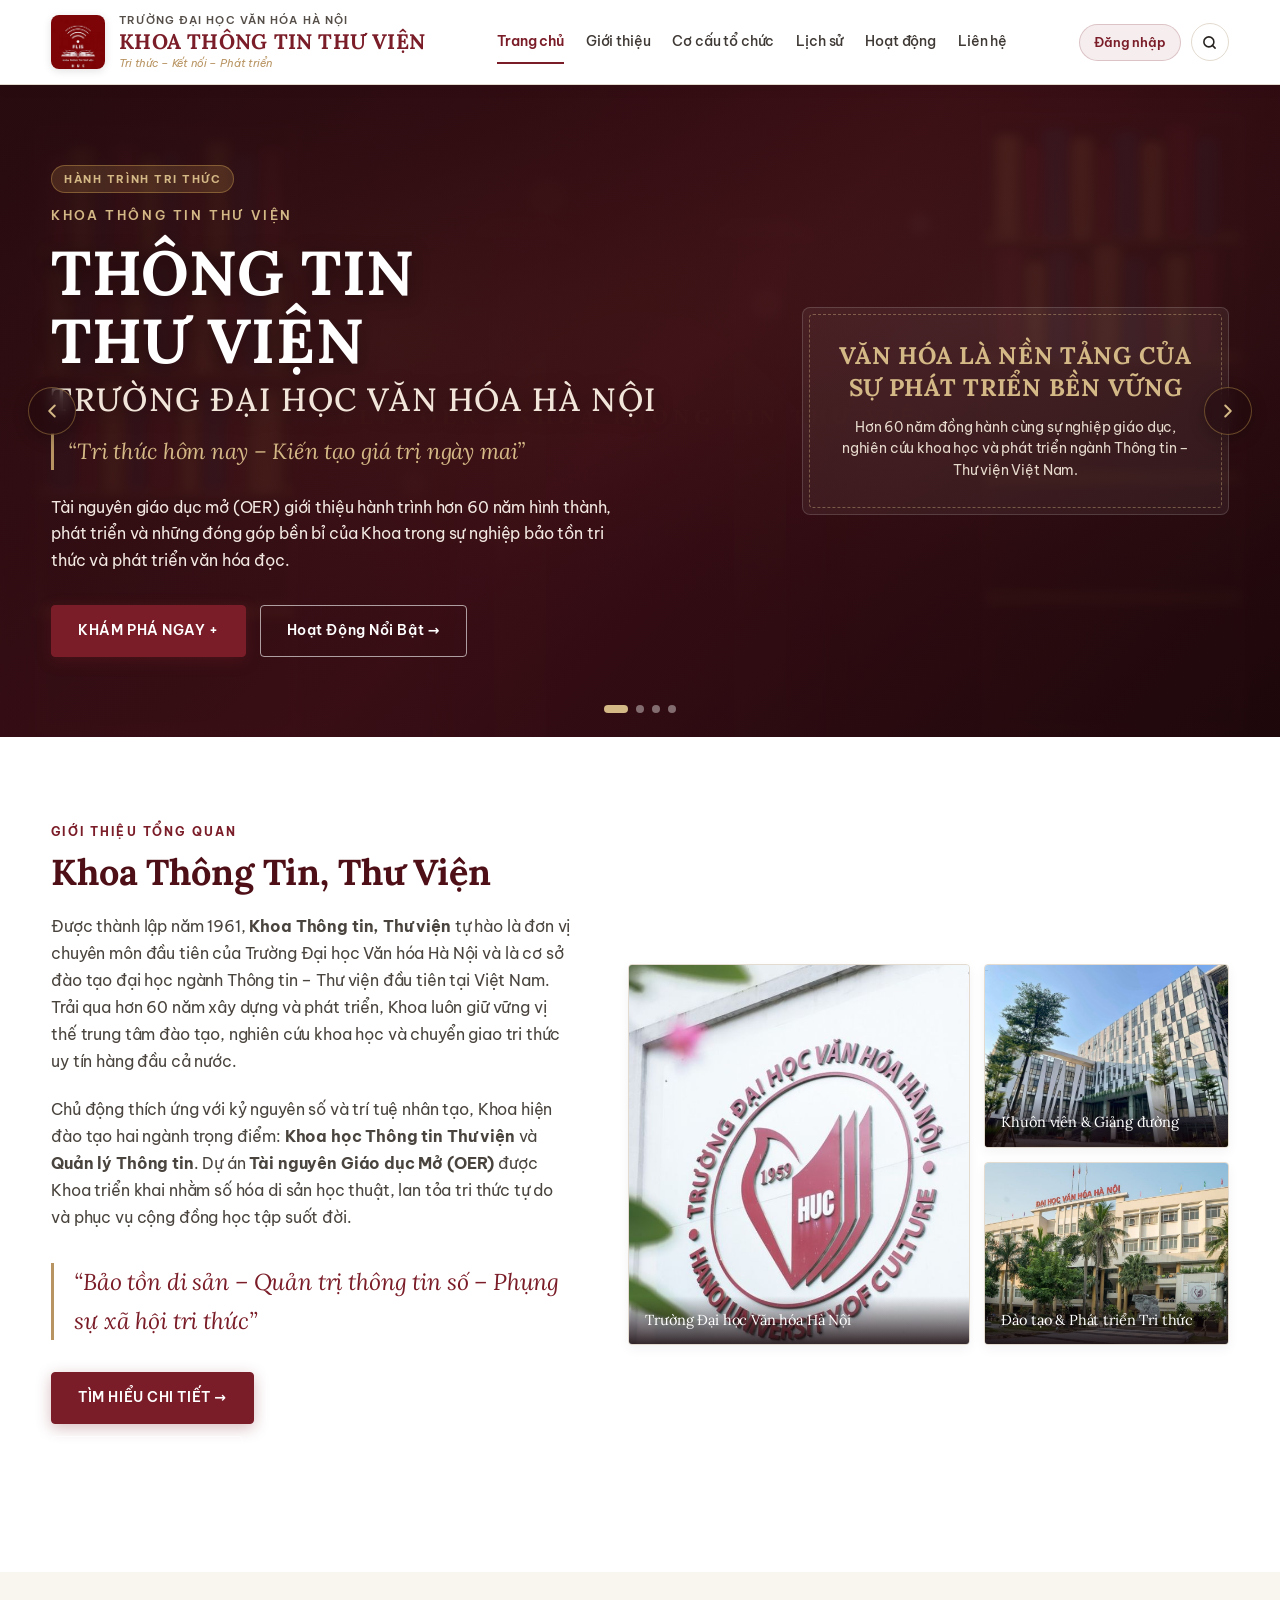
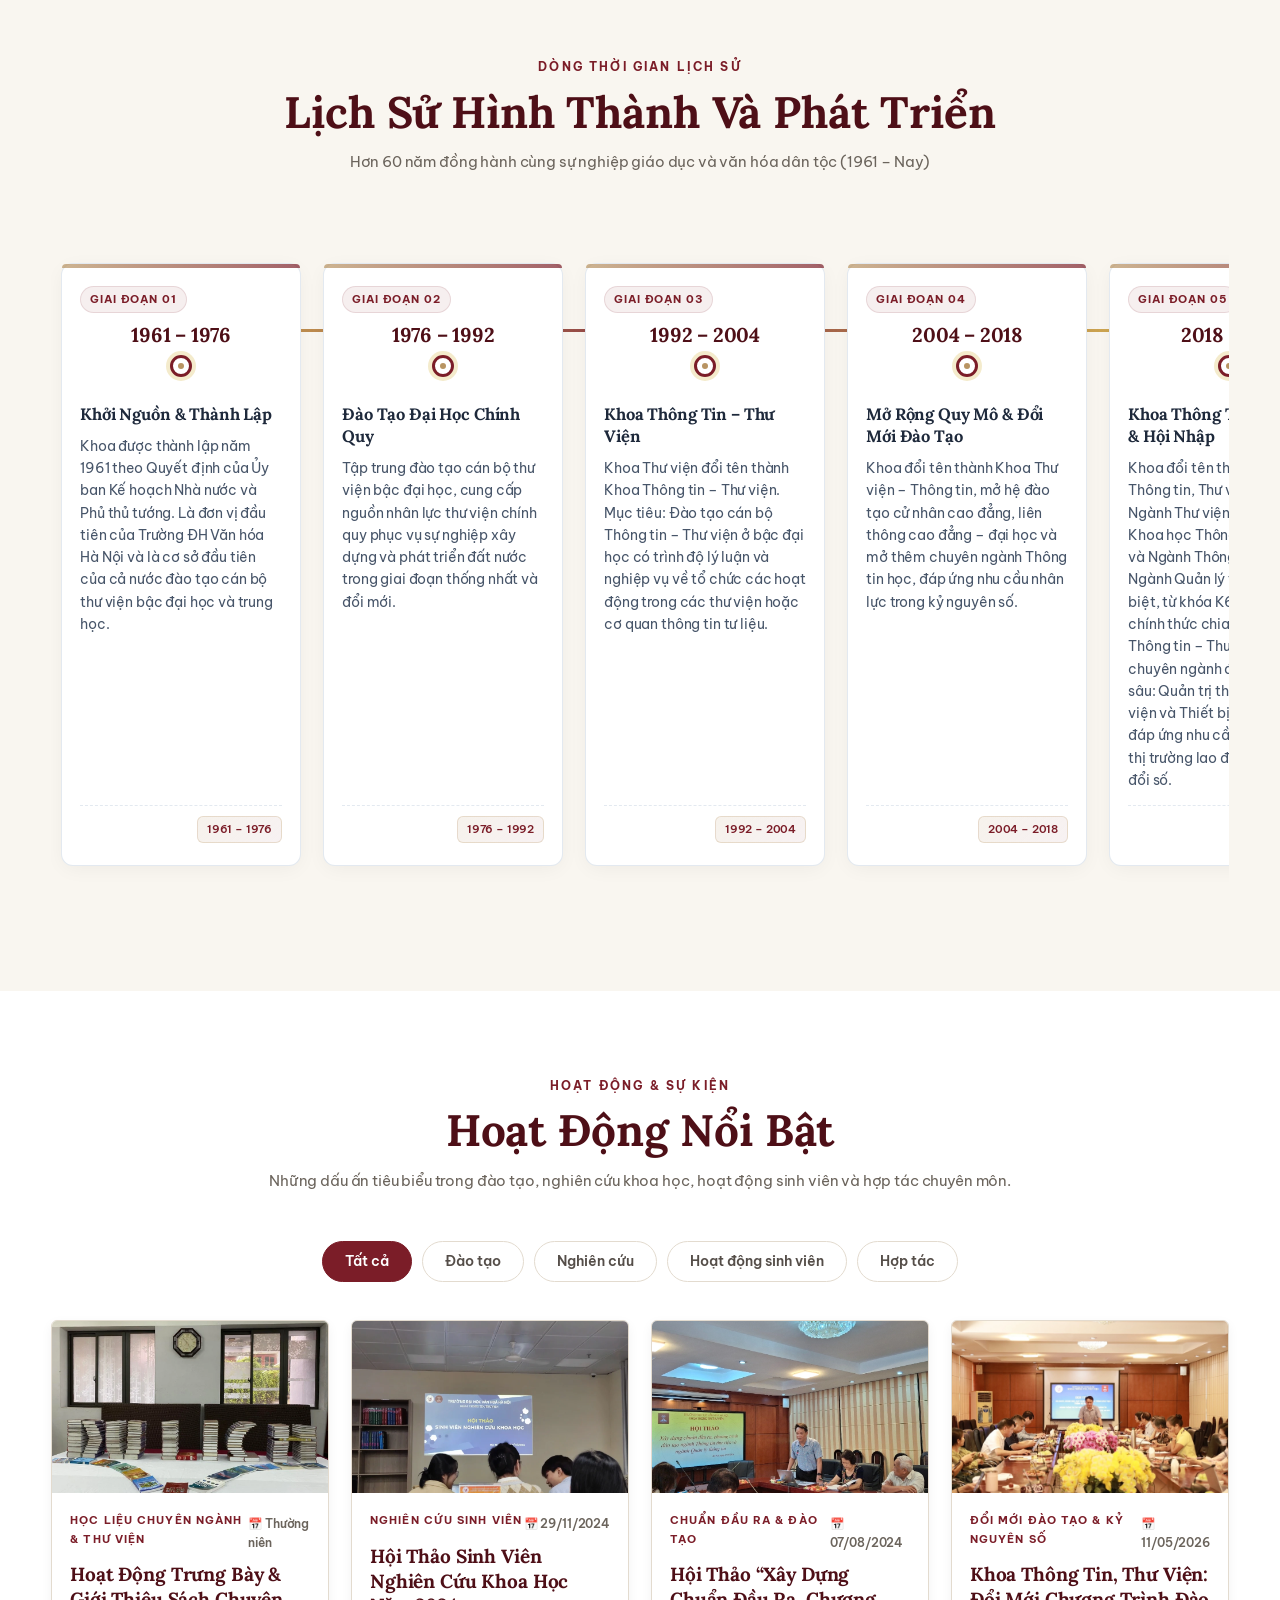
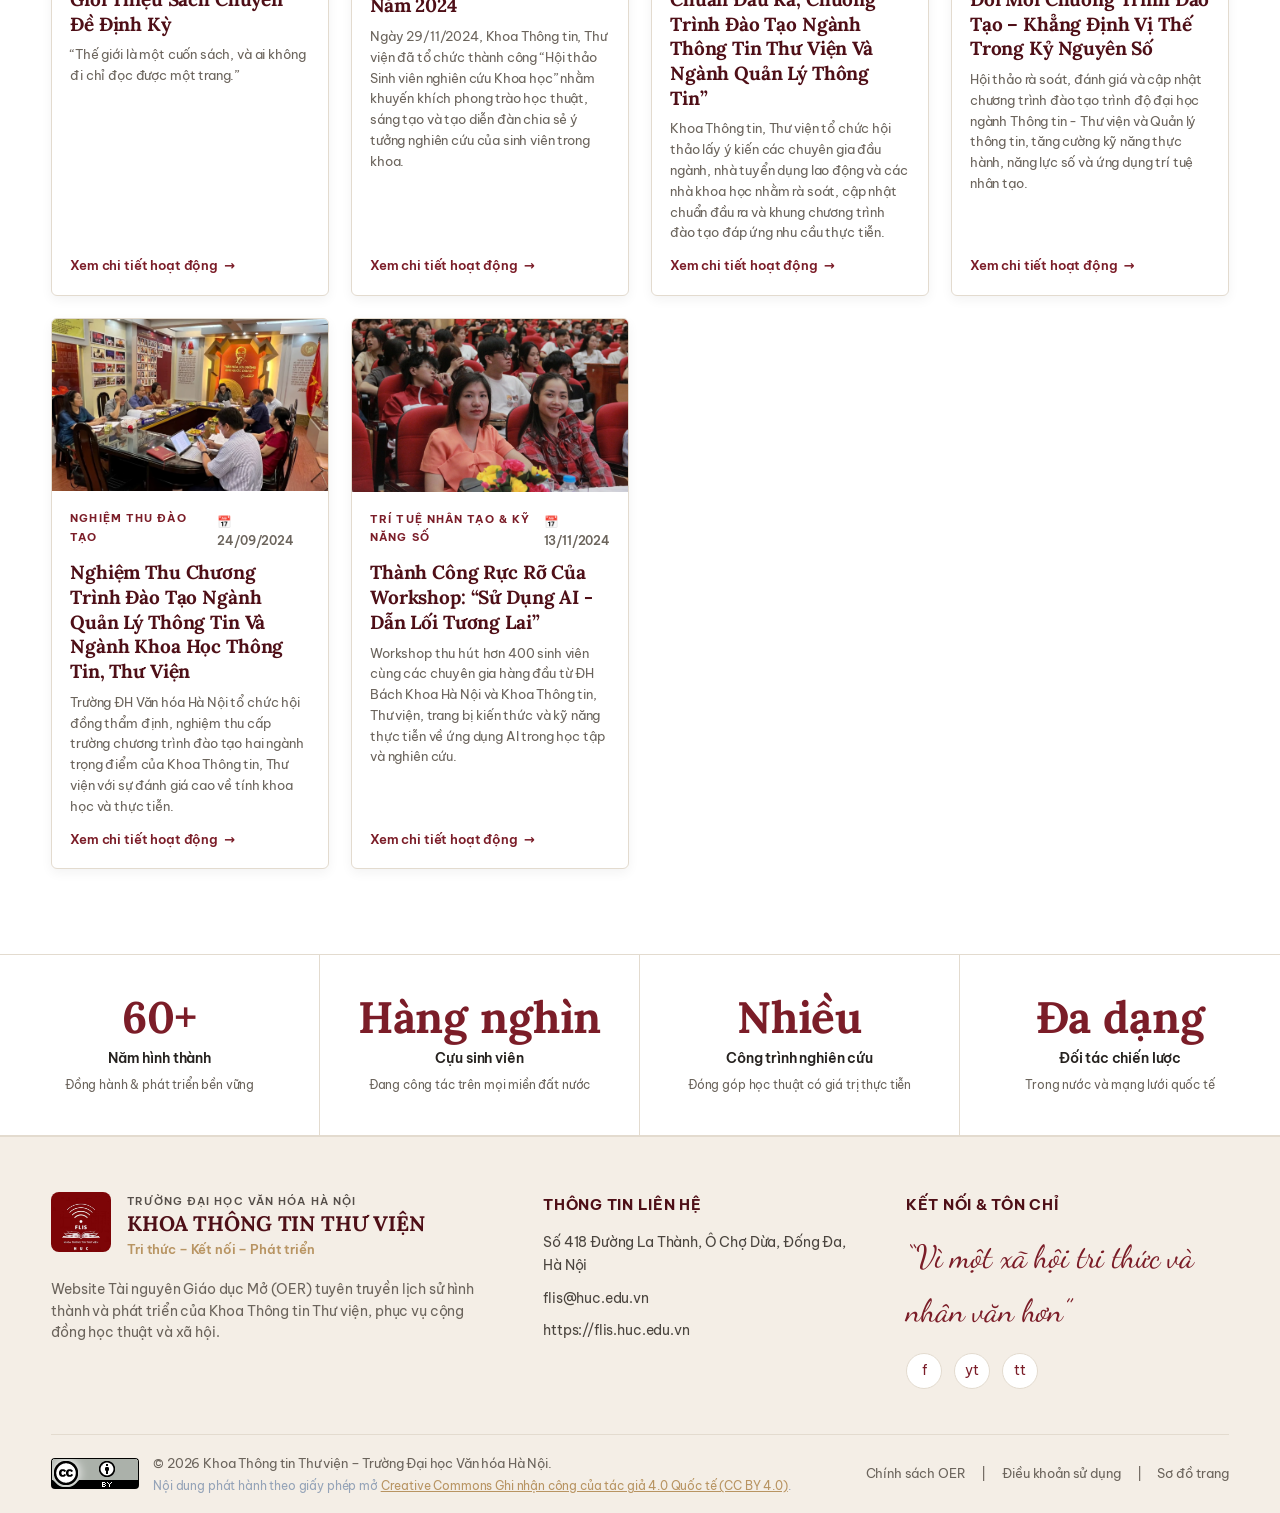
<file: index.html>
<!doctype html>
<html lang="vi">
<head>
  <meta charset="utf-8">
  <meta name="viewport" content="width=device-width, initial-scale=1.0">
  <title>Khoa Thông tin Thư viện – Trường Đại học Văn hóa Hà Nội | Tài nguyên Giáo dục Mở</title>
  <meta name="description" content="Tài nguyên giáo dục mở (OER) tuyên truyền và giới thiệu về lịch sử hình thành, phát triển hơn 60 năm của Khoa Thông tin Thư viện - Trường Đại học Văn hóa Hà Nội.">
  <link rel="stylesheet" href="assets/css/style.css">
</head>
<body>

  <!-- 1. HEADER / TOPBAR -->
  <header class="topbar">
    <div class="container nav">
      <a class="brand" href="index.html">
        <img class="dyn-logo" src="assets/images/flis-logo.jpg" alt="Logo Khoa Thông tin Thư viện" width="54" height="54">
        <div class="brand-text">
          <span class="brand-kicker">Trường Đại học Văn hóa Hà Nội</span>
          <span class="brand-name">KHOA THÔNG TIN THƯ VIỆN</span>
          <span class="brand-slogan dyn-slogan">Tri thức – Kết nối – Phát triển</span>
        </div>
      </a>
      
      <nav class="navlinks">
        <a class="active" href="index.html">Trang chủ</a>
        <a href="about.html">Giới thiệu</a>
        <a href="organization.html">Cơ cấu tổ chức</a>
        <a href="history.html">Lịch sử</a>
        <a href="activities.html">Hoạt động</a>
        <a href="#contact">Liên hệ</a>
      </nav>

      <div class="nav-actions">
        <a class="admin-nav-btn" href="admin.html" title="Đăng nhập quản trị">
          <span>Đăng nhập</span>
        </a>
        <button class="search-btn" aria-label="Tìm kiếm tư liệu">
          <svg width="15" height="15" viewBox="0 0 24 24" fill="none" stroke="currentColor" stroke-width="2.5" stroke-linecap="round" stroke-linejoin="round"><circle cx="11" cy="11" r="8"></circle><line x1="21" y1="21" x2="16.65" y2="16.65"></line></svg>
        </button>
        <button class="menu-btn" aria-label="Mở menu">☰</button>
      </div>
    </div>
  </header>

  <!-- 2. HERO BANNER & CAROUSEL -->
  <section class="hero" id="heroCarousel">
    <!-- Nút điều hướng Trái & Phải tối giản -->
    <button class="hero-nav-btn hero-prev-btn" id="heroPrevBtn" aria-label="Slide trước" title="Slide trước">
      <svg width="22" height="22" viewBox="0 0 24 24" fill="none" stroke="currentColor" stroke-width="2.2" stroke-linecap="round" stroke-linejoin="round">
        <polyline points="15 18 9 12 15 6"></polyline>
      </svg>
    </button>
    <button class="hero-nav-btn hero-next-btn" id="heroNextBtn" aria-label="Slide tiếp theo" title="Slide tiếp theo">
      <svg width="22" height="22" viewBox="0 0 24 24" fill="none" stroke="currentColor" stroke-width="2.2" stroke-linecap="round" stroke-linejoin="round">
        <polyline points="9 18 15 12 9 6"></polyline>
      </svg>
    </button>

    <!-- Slides Wrapper -->
    <div class="hero-slides-wrapper">
      <!-- SLIDE 1: Truyền thống & Học thuật -->
      <div class="hero-slide slide-theme-1 active" data-slide="0">
        <div class="container hero-inner">
          <div class="hero-content">
            <div class="slide-badge-tag">HÀNH TRÌNH TRI THỨC</div>
            <div class="hero-sub">Khoa Thông tin Thư viện</div>
            <h1 class="hero-title">
              THÔNG TIN<br>THƯ VIỆN
              <span>TRƯỜNG ĐẠI HỌC VĂN HÓA HÀ NỘI</span>
            </h1>
            <div class="hero-motto dyn-hero-motto">
              “Tri thức hôm nay – Kiến tạo giá trị ngày mai”
            </div>
            <p class="hero-desc">
              Tài nguyên giáo dục mở (OER) giới thiệu hành trình hơn 60 năm hình thành, phát triển và những đóng góp bền bỉ của Khoa trong sự nghiệp bảo tồn tri thức và phát triển văn hóa đọc.
            </p>
            <div style="display:flex; gap:14px; flex-wrap:wrap;">
              <a class="btn" href="#timeline">KHÁM PHÁ NGAY +</a>
              <a class="btn btn-outline" href="#activities">Hoạt Động Nổi Bật →</a>
            </div>
          </div>

          <div class="hero-badge-box">
            <h3>VĂN HÓA LÀ NỀN TẢNG CỦA SỰ PHÁT TRIỂN BỀN VỮNG</h3>
            <p>Hơn 60 năm đồng hành cùng sự nghiệp giáo dục, nghiên cứu khoa học và phát triển ngành Thông tin – Thư viện Việt Nam.</p>
          </div>
        </div>
      </div>

      <!-- SLIDE 2: Kỷ nguyên Số & Học liệu Mở OER -->
      <div class="hero-slide slide-theme-2" data-slide="1">
        <div class="container hero-inner">
          <div class="hero-content">
            <div class="slide-badge-tag tag-digital">CHUYỂN ĐỔI SỐ & HỌC LIỆU MỞ</div>
            <div class="hero-sub">Tài Nguyên Giáo Dục Mở (OER)</div>
            <h1 class="hero-title">
              KHO HỌC LIỆU SỐ<br>& TƯ LIỆU MỞ
              <span>CHIA SẺ TRI THỨC VÌ CỘNG ĐỒNG</span>
            </h1>
            <div class="hero-motto motto-digital">
              “Kết nối tri thức – Mở rộng tương lai”
            </div>
            <p class="hero-desc">
              Hệ thống số hóa kỷ yếu, giáo trình chuyên ngành, tài liệu nghiên cứu và công trình khoa học chất lượng cao, phục vụ bạn đọc, giảng viên và sinh viên cả nước.
            </p>
            <div style="display:flex; gap:14px; flex-wrap:wrap;">
              <a class="btn btn-gold" href="#timeline">DÒNG LỊCH SỬ →</a>
              <a class="btn btn-outline" href="#activities">HOẠT ĐỘNG KHOA →</a>
            </div>
          </div>

          <div class="hero-badge-box badge-box-digital">
            <div style="font-size:11.5px; letter-spacing:0.15em; color:#7dd3fc; margin-bottom:6px; font-weight:700;">OPEN EDUCATIONAL RESOURCES</div>
            <h3>TIÊN PHONG CHUYỂN ĐỔI SỐ NGÀNH THƯ VIỆN</h3>
            <p>Số hóa nguồn học liệu, thúc đẩy văn hóa đọc và phát triển năng lực số cho thế hệ sinh viên trong kỷ nguyên trí tuệ nhân tạo.</p>
          </div>
        </div>
      </div>

      <!-- SLIDE 3: 60 Năm Tự Hào & Kết Nối -->
      <div class="hero-slide slide-theme-3" data-slide="2">
        <div class="container hero-inner">
          <div class="hero-content">
            <div class="slide-badge-tag tag-heritage">TRUYỀN THỐNG 60+ NĂM</div>
            <div class="hero-sub">Tự Hào & Hội Nhập</div>
            <h1 class="hero-title">
              HƠN 60 NĂM<br>HÌNH THÀNH & PHÁT TRIỂN
              <span>TỪ NĂM 1961 ĐẾN NAY</span>
            </h1>
            <div class="hero-motto motto-heritage">
              “Vững bước truyền thống – Tự tin hội nhập”
            </div>
            <p class="hero-desc">
              Nơi đào tạo hàng nghìn cán bộ quản lý thông tin, chuyên gia thư viện và chuyên viên chuyển đổi số hàng đầu cho các viện nghiên cứu, trường đại học và cơ quan văn hóa.
            </p>
            <div style="display:flex; gap:14px; flex-wrap:wrap;">
              <a class="btn" href="history.html">XEM LỊCH SỬ KHOA →</a>
              <a class="btn btn-outline" href="about.html">Giới Thiệu Khoa →</a>
            </div>
          </div>

          <div class="hero-badge-box badge-box-heritage">
            <div style="font-size:11.5px; letter-spacing:0.15em; color:var(--gold-light); margin-bottom:6px; font-weight:700;">FLIS ALUMNI NETWORK</div>
            <h3>MẠNG LƯỚI CỰU SINH VIÊN TOÀN QUỐC</h3>
            <p>Gắn kết các thế hệ thầy và trò, lan tỏa những giá trị nhân văn và tinh thần phụng sự tri thức cho xã hội.</p>
          </div>
        </div>
      </div>

      <!-- SLIDE 4: Nghiên Cứu Khoa Học & Hợp Tác Quốc Tế -->
      <div class="hero-slide slide-theme-4" data-slide="3">
        <div class="container hero-inner">
          <div class="hero-content">
            <div class="slide-badge-tag tag-research">NGHIÊN CỨU & HỢP TÁC QUỐC TẾ</div>
            <div class="hero-sub">Học Thuật & Đổi Mới Sáng Tạo</div>
            <h1 class="hero-title">
              KHOA HỌC THÔNG TIN<br>& BẢO TỒN DI SẢN
              <span>KẾT NỐI HỌC THUẬT TOÀN CẦU</span>
            </h1>
            <div class="hero-motto motto-research">
              “Đổi mới tư duy – Nâng tầm tri thức học thuật”
            </div>
            <p class="hero-desc">
              Chủ trì nhiều đề tài nghiên cứu cấp Bộ, công bố quốc tế, đào tạo chuyên sâu và hợp tác chặt chẽ cùng các thư viện đại học, viện nghiên cứu lớn trong và ngoài nước.
            </p>
            <div style="display:flex; gap:14px; flex-wrap:wrap;">
              <a class="btn btn-gold" href="#activities">XEM HOẠT ĐỘNG KHOA →</a>
              <a class="btn btn-outline" href="about.html">Về Dự Án OER →</a>
            </div>
          </div>

          <div class="hero-badge-box badge-box-research">
            <div style="font-size:11.5px; letter-spacing:0.15em; color:#c4b5fd; margin-bottom:6px; font-weight:700;">GLOBAL PARTNERSHIP</div>
            <h3>LIÊN KẾT HỌC THUẬT QUỐC TẾ</h3>
            <p>Hợp tác chiến lược cùng các tổ chức thông tin thư viện quốc tế, chia sẻ tài nguyên giáo dục mở (OER) và thúc đẩy công bố khoa học chất lượng cao.</p>
          </div>
        </div>
      </div>
    </div>

    <!-- Dots Indicators (4 Slides) -->
    <div class="hero-controls container">
      <div class="dots">
        <span class="dot-indicator active" data-slide="0" aria-label="Slide 1" title="Slide 1: Giới thiệu Khoa"></span>
        <span class="dot-indicator" data-slide="1" aria-label="Slide 2" title="Slide 2: Học liệu mở OER"></span>
        <span class="dot-indicator" data-slide="2" aria-label="Slide 3" title="Slide 3: Truyền thống 60 năm"></span>
        <span class="dot-indicator" data-slide="3" aria-label="Slide 4" title="Slide 4: Nghiên cứu & Hợp tác"></span>
      </div>
    </div>
  </section>

  <!-- 3. VỀ CHÚNG TÔI -->
  <section class="section" id="about">
    <div class="container about-grid">
      <div class="about-copy">
        <div class="section-label">GIỚI THIỆU TỔNG QUAN</div>
        <h2 class="sub-title">Khoa Thông Tin, Thư Viện</h2>
        <p>
          Được thành lập năm 1961, <strong>Khoa Thông tin, Thư viện</strong> tự hào là đơn vị chuyên môn đầu tiên của Trường Đại học Văn hóa Hà Nội và là cơ sở đào tạo đại học ngành Thông tin – Thư viện đầu tiên tại Việt Nam. Trải qua hơn 60 năm xây dựng và phát triển, Khoa luôn giữ vững vị thế trung tâm đào tạo, nghiên cứu khoa học và chuyển giao tri thức uy tín hàng đầu cả nước.
        </p>
        <p>
          Chủ động thích ứng với kỷ nguyên số và trí tuệ nhân tạo, Khoa hiện đào tạo hai ngành trọng điểm: <strong>Khoa học Thông tin Thư viện</strong> và <strong>Quản lý Thông tin</strong>. Dự án <strong>Tài nguyên Giáo dục Mở (OER)</strong> được Khoa triển khai nhằm số hóa di sản học thuật, lan tỏa tri thức tự do và phục vụ cộng đồng học tập suốt đời.
        </p>
        <div class="about-quote">
          “Bảo tồn di sản – Quản trị thông tin số – Phụng sự xã hội tri thức”
        </div>
        <div style="display:flex; gap:12px; flex-wrap:wrap; margin-top:20px;">
          <a class="btn" href="about.html">TÌM HIỂU CHI TIẾT →</a>
          <a class="btn btn-outline" href="organization.html">Cơ Cấu Tổ Chức</a>
          <a class="btn btn-outline" href="#activities">Hoạt Động Nổi Bật</a>
        </div>
      </div>

      <div class="about-media-collage">
        <div class="collage-box large">
          <img id="aboutImgLarge" src="assets/images/truong-dai-hoc-van-hoa-ha-noi-1.jpg" alt="Trường Đại học Văn hóa Hà Nội" style="width:100%;height:100%;object-fit:cover;">
          <div class="collage-caption">Trường Đại học Văn hóa Hà Nội</div>
        </div>
        <div class="collage-stack">
          <div class="collage-box">
            <img id="aboutImgStack1" src="assets/images/anh-toa-nha-5.jpg" alt="Khuôn viên và cơ sở đào tạo" style="width:100%;height:100%;object-fit:cover;">
            <div class="collage-caption">Khuôn viên & Giảng đường</div>
          </div>
          <div class="collage-box">
            <img id="aboutImgStack2" src="assets/images/cac-nganh-cua-truong-dai-hoc-van-hoa-ha-noi.jpg" alt="Đào tạo chuyên ngành và sinh viên" style="width:100%;height:100%;object-fit:cover;">
            <div class="collage-caption">Đào tạo & Phát triển Tri thức</div>
          </div>
        </div>
      </div>
    </div>
  </section>

  <!-- 5. LỊCH SỬ HÌNH THÀNH VÀ PHÁT TRIỂN -->
  <section class="section alt" id="timeline">
    <div class="container">
      <div class="section-head">
        <div class="section-label">DÒNG THỜI GIAN LỊCH SỬ</div>
        <h2 class="section-title">Lịch Sử Hình Thành Và Phát Triển</h2>
        <p class="section-desc">Hơn 60 năm đồng hành cùng sự nghiệp giáo dục và văn hóa dân tộc (1961 – Nay)</p>
      </div>

      <div class="timeline-wrap">
        <div class="timeline" id="timelineData">
          <article class="milestone" data-id="ms-1">
            <div class="milestone-badge-top">Giai đoạn 01</div>
            <div class="milestone-node">
              <div class="milestone-year">1961 – 1976</div>
              <div class="milestone-dot"><span class="dot-inner"></span></div>
            </div>
            <div class="milestone-content">
              <h3 class="milestone-title">Khởi Nguồn & Thành Lập</h3>
              <p class="milestone-desc">Khoa được thành lập năm 1961 theo Quyết định của Ủy ban Kế hoạch Nhà nước và Phủ thủ tướng. Là đơn vị đầu tiên của Trường ĐH Văn hóa Hà Nội và là cơ sở đầu tiên của cả nước đào tạo cán bộ thư viện bậc đại học và trung học.</p>
            </div>
            <div class="milestone-meta">
              <span class="oer-badge">1961 – 1976</span>
            </div>
          </article>

          <article class="milestone" data-id="ms-2">
            <div class="milestone-badge-top">Giai đoạn 02</div>
            <div class="milestone-node">
              <div class="milestone-year">1976 – 1992</div>
              <div class="milestone-dot"><span class="dot-inner"></span></div>
            </div>
            <div class="milestone-content">
              <h3 class="milestone-title">Đào Tạo Đại Học Chính Quy</h3>
              <p class="milestone-desc">Tập trung đào tạo cán bộ thư viện bậc đại học, cung cấp nguồn nhân lực thư viện chính quy phục vụ sự nghiệp xây dựng và phát triển đất nước trong giai đoạn thống nhất và đổi mới.</p>
            </div>
            <div class="milestone-meta">
              <span class="oer-badge">1976 – 1992</span>
            </div>
          </article>

          <article class="milestone" data-id="ms-3">
            <div class="milestone-badge-top">Giai đoạn 03</div>
            <div class="milestone-node">
              <div class="milestone-year">1992 – 2004</div>
              <div class="milestone-dot"><span class="dot-inner"></span></div>
            </div>
            <div class="milestone-content">
              <h3 class="milestone-title">Khoa Thông Tin – Thư Viện</h3>
              <p class="milestone-desc">Khoa Thư viện đổi tên thành Khoa Thông tin – Thư viện. Mục tiêu: Đào tạo cán bộ Thông tin – Thư viện ở bậc đại học có trình độ lý luận và nghiệp vụ về tổ chức các hoạt động trong các thư viện hoặc cơ quan thông tin tư liệu.</p>
            </div>
            <div class="milestone-meta">
              <span class="oer-badge">1992 – 2004</span>
            </div>
          </article>

          <article class="milestone" data-id="ms-4">
            <div class="milestone-badge-top">Giai đoạn 04</div>
            <div class="milestone-node">
              <div class="milestone-year">2004 – 2018</div>
              <div class="milestone-dot"><span class="dot-inner"></span></div>
            </div>
            <div class="milestone-content">
              <h3 class="milestone-title">Mở Rộng Quy Mô & Đổi Mới Đào Tạo</h3>
              <p class="milestone-desc">Khoa đổi tên thành Khoa Thư viện – Thông tin, mở hệ đào tạo cử nhân cao đẳng, liên thông cao đẳng – đại học và mở thêm chuyên ngành Thông tin học, đáp ứng nhu cầu nhân lực trong kỷ nguyên số.</p>
            </div>
            <div class="milestone-meta">
              <span class="oer-badge">2004 – 2018</span>
            </div>
          </article>

          <article class="milestone" data-id="ms-5">
            <div class="milestone-badge-top">Giai đoạn 05</div>
            <div class="milestone-node">
              <div class="milestone-year">2018 – Nay</div>
              <div class="milestone-dot"><span class="dot-inner"></span></div>
            </div>
            <div class="milestone-content">
              <h3 class="milestone-title">Khoa Thông Tin, Thư Viện & Hội Nhập</h3>
              <p class="milestone-desc">Khoa đổi tên thành Khoa Thông tin, Thư viện; đổi tên Ngành Thư viện thành Ngành Khoa học Thông tin thư viện và Ngành Thông tin học thành Ngành Quản lý thông tin. Đặc biệt, từ khóa K65, Khoa đã chính thức chia tách ngành Thông tin – Thư viện thành hai chuyên ngành đào tạo chuyên sâu: Quản trị thư viện và Thư viện và Thiết bị trường học, đáp ứng nhu cầu thực tiễn của thị trường lao động và chuyển đổi số.</p>
            </div>
            <div class="milestone-meta">
              <span class="oer-badge">2018 – Nay</span>
            </div>
          </article>
        </div>
      </div>
    </div>
  </section>

  <!-- 6. HOẠT ĐỘNG NỔI BẬT -->
  <section class="section" id="activities">
    <div class="container">
      <div class="section-head">
        <div class="section-label">HOẠT ĐỘNG & SỰ KIỆN</div>
        <h2 class="section-title">Hoạt Động Nổi Bật</h2>
        <p class="section-desc">Những dấu ấn tiêu biểu trong đào tạo, nghiên cứu khoa học, hoạt động sinh viên và hợp tác chuyên môn.</p>
      </div>

      <div class="filters">
        <button class="filter-btn active" data-category="all">Tất cả</button>
        <button class="filter-btn" data-category="daotao">Đào tạo</button>
        <button class="filter-btn" data-category="nghiencuu">Nghiên cứu</button>
        <button class="filter-btn" data-category="sinhvien">Hoạt động sinh viên</button>
        <button class="filter-btn" data-category="hoptac">Hợp tác</button>
      </div>

      <div class="card-grid" id="activityGrid">

        <article class="activity-card" data-id="act-7" style="cursor:pointer; display:flex; flex-direction:column;" tabindex="0" role="button" aria-label="Xem chi tiết Hoạt Động Trưng Bày & Giới Thiệu Sách Chuyên Đề Định Kỳ">
          <div class="activity-card-img">
            <img src="assets/images/event_trung_bay_sach_dinh_ky.png" alt="Hoạt Động Trưng Bày & Giới Thiệu Sách Chuyên Đề Định Kỳ" loading="lazy">
          </div>
          <div class="activity-card-body" style="display:flex; flex-direction:column; flex:1;">
            <div style="display:flex; justify-content:space-between; align-items:center; margin-bottom:8px;">
              <div class="activity-card-tag">Học liệu chuyên ngành</div>
              <small style="color:var(--muted); font-size:11.5px; font-weight:600;">📅 Thường niên</small>
            </div>
            <h3 class="activity-card-title">Hoạt Động Trưng Bày & Giới Thiệu Sách Chuyên Đề Định Kỳ</h3>
            <p class="activity-card-desc">Hoạt động định kỳ trưng bày sách chuyên ngành, giáo trình số và tài liệu nghiên cứu mới nhất, hỗ trợ tối ưu nhu cầu tra cứu và nghiên cứu học thuật của cán bộ, giảng viên và sinh viên.</p>
            <div style="margin-top:auto; padding-top:12px; color:var(--wine); font-size:13px; font-weight:600; display:flex; align-items:center; gap:6px;">
              <span>Xem chi tiết hoạt động</span> <span style="transition:transform 0.2s;">→</span>
            </div>
          </div>
        </article>
        <article class="activity-card" data-id="act-8" style="cursor:pointer; display:flex; flex-direction:column;" tabindex="0" role="button" aria-label="Xem chi tiết Hội Thảo Sinh Viên Nghiên Cứu Khoa Học Năm 2024">
          <div class="activity-card-img">
            <img src="assets/images/event_sv_nckh_2024_0_0.png" alt="Hội Thảo Sinh Viên Nghiên Cứu Khoa Học Năm 2024" loading="lazy">
          </div>
          <div class="activity-card-body" style="display:flex; flex-direction:column; flex:1;">
            <div style="display:flex; justify-content:space-between; align-items:center; margin-bottom:8px;">
              <div class="activity-card-tag">Nghiên cứu sinh viên</div>
              <small style="color:var(--muted); font-size:11.5px; font-weight:600;">📅 29/11/2024</small>
            </div>
            <h3 class="activity-card-title">Hội Thảo Sinh Viên Nghiên Cứu Khoa Học Năm 2024</h3>
            <p class="activity-card-desc">Ngày 29/11/2024, Khoa Thông tin, Thư viện đã tổ chức thành công “Hội thảo Sinh viên nghiên cứu Khoa học” nhằm khuyến khích phong trào học thuật, sáng tạo và tạo diễn đàn chia sẻ ý tưởng nghiên cứu của sinh viên trong khoa.</p>
            <div style="margin-top:auto; padding-top:12px; color:var(--wine); font-size:13px; font-weight:600; display:flex; align-items:center; gap:6px;">
              <span>Xem chi tiết hoạt động</span> <span style="transition:transform 0.2s;">→</span>
            </div>
          </div>
        </article>

        <article class="activity-card" data-id="act-9" style="cursor:pointer; display:flex; flex-direction:column;" tabindex="0" role="button" aria-label="Xem chi tiết Hội Thảo “Xây Dựng Chuẩn Đầu Ra, Chương Trình Đào Tạo Ngành Thông Tin Thư Viện Và Ngành Quản Lý Thông Tin”">
          <div class="activity-card-img">
            <img src="assets/images/event_chuan_dau_ra_ctdt_1_0.png" alt="Hội Thảo “Xây Dựng Chuẩn Đầu Ra, Chương Trình Đào Tạo Ngành Thông Tin Thư Viện Và Ngành Quản Lý Thông Tin”" loading="lazy">
          </div>
          <div class="activity-card-body" style="display:flex; flex-direction:column; flex:1;">
            <div style="display:flex; justify-content:space-between; align-items:center; margin-bottom:8px;">
              <div class="activity-card-tag">Chuẩn đầu ra & Đào tạo</div>
              <small style="color:var(--muted); font-size:11.5px; font-weight:600;">📅 07/08/2024</small>
            </div>
            <h3 class="activity-card-title">Hội Thảo “Xây Dựng Chuẩn Đầu Ra, Chương Trình Đào Tạo Ngành Thông Tin Thư Viện Và Ngành Quản Lý Thông Tin”</h3>
            <p class="activity-card-desc">Khoa Thông tin, Thư viện tổ chức hội thảo lấy ý kiến các chuyên gia đầu ngành, nhà tuyển dụng lao động và các nhà khoa học nhằm rà soát, cập nhật chuẩn đầu ra và khung chương trình đào tạo đáp ứng nhu cầu thực tiễn.</p>
            <div style="margin-top:auto; padding-top:12px; color:var(--wine); font-size:13px; font-weight:600; display:flex; align-items:center; gap:6px;">
              <span>Xem chi tiết hoạt động</span> <span style="transition:transform 0.2s;">→</span>
            </div>
          </div>
        </article>

        <article class="activity-card" data-id="act-10" style="cursor:pointer; display:flex; flex-direction:column;" tabindex="0" role="button" aria-label="Xem chi tiết Khoa Thông Tin, Thư Viện: Đổi Mới Chương Trình Đào Tạo – Khẳng Định Vị Thế Trong Kỷ Nguyên Số">
          <div class="activity-card-img">
            <img src="assets/images/event_doi_moi_ky_nguyen_so_1_0.png" alt="Khoa Thông Tin, Thư Viện: Đổi Mới Chương Trình Đào Tạo – Khẳng Định Vị Thế Trong Kỷ Nguyên Số" loading="lazy">
          </div>
          <div class="activity-card-body" style="display:flex; flex-direction:column; flex:1;">
            <div style="display:flex; justify-content:space-between; align-items:center; margin-bottom:8px;">
              <div class="activity-card-tag">Đổi mới đào tạo & Kỷ nguyên số</div>
              <small style="color:var(--muted); font-size:11.5px; font-weight:600;">📅 11/05/2026</small>
            </div>
            <h3 class="activity-card-title">Khoa Thông Tin, Thư Viện: Đổi Mới Chương Trình Đào Tạo – Khẳng Định Vị Thế Trong Kỷ Nguyên Số</h3>
            <p class="activity-card-desc">Hội thảo rà soát, đánh giá và cập nhật chương trình đào tạo trình độ đại học ngành Thông tin - Thư viện và Quản lý thông tin, tăng cường kỹ năng thực hành, năng lực số và ứng dụng trí tuệ nhân tạo.</p>
            <div style="margin-top:auto; padding-top:12px; color:var(--wine); font-size:13px; font-weight:600; display:flex; align-items:center; gap:6px;">
              <span>Xem chi tiết hoạt động</span> <span style="transition:transform 0.2s;">→</span>
            </div>
          </div>
        </article>

        <article class="activity-card" data-id="act-11" style="cursor:pointer; display:flex; flex-direction:column;" tabindex="0" role="button" aria-label="Xem chi tiết Nghiệm Thu Chương Trình Đào Tạo Ngành Quản Lý Thông Tin Và Ngành Khoa Học Thông Tin, Thư Viện">
          <div class="activity-card-img">
            <img src="assets/images/event_nghiem_thu_ctdt_0_0.png" alt="Nghiệm Thu Chương Trình Đào Tạo Ngành Quản Lý Thông Tin Và Ngành Khoa Học Thông Tin, Thư Viện" loading="lazy">
          </div>
          <div class="activity-card-body" style="display:flex; flex-direction:column; flex:1;">
            <div style="display:flex; justify-content:space-between; align-items:center; margin-bottom:8px;">
              <div class="activity-card-tag">Nghiệm thu đào tạo</div>
              <small style="color:var(--muted); font-size:11.5px; font-weight:600;">📅 24/09/2024</small>
            </div>
            <h3 class="activity-card-title">Nghiệm Thu Chương Trình Đào Tạo Ngành Quản Lý Thông Tin Và Ngành Khoa Học Thông Tin, Thư Viện</h3>
            <p class="activity-card-desc">Trường ĐH Văn hóa Hà Nội tổ chức hội đồng thẩm định, nghiệm thu cấp trường chương trình đào tạo hai ngành trọng điểm của Khoa Thông tin, Thư viện với sự đánh giá cao về tính khoa học và thực tiễn.</p>
            <div style="margin-top:auto; padding-top:12px; color:var(--wine); font-size:13px; font-weight:600; display:flex; align-items:center; gap:6px;">
              <span>Xem chi tiết hoạt động</span> <span style="transition:transform 0.2s;">→</span>
            </div>
          </div>
        </article>

        <article class="activity-card" data-id="act-12" style="cursor:pointer; display:flex; flex-direction:column;" tabindex="0" role="button" aria-label="Xem chi tiết Thành Công Rực Rỡ Của Workshop: “Sử Dụng AI - Dẫn Lối Tương Lai”">
          <div class="activity-card-img">
            <img src="assets/images/event_workshop_ai_tuong_lai_0_0.png" alt="Thành Công Rực Rỡ Của Workshop: “Sử Dụng AI - Dẫn Lối Tương Lai”" loading="lazy">
          </div>
          <div class="activity-card-body" style="display:flex; flex-direction:column; flex:1;">
            <div style="display:flex; justify-content:space-between; align-items:center; margin-bottom:8px;">
              <div class="activity-card-tag">Trí tuệ nhân tạo & Kỹ năng số</div>
              <small style="color:var(--muted); font-size:11.5px; font-weight:600;">📅 13/11/2024</small>
            </div>
            <h3 class="activity-card-title">Thành Công Rực Rỡ Của Workshop: “Sử Dụng AI - Dẫn Lối Tương Lai”</h3>
            <p class="activity-card-desc">Workshop thu hút hơn 400 sinh viên cùng các chuyên gia hàng đầu từ ĐH Bách Khoa Hà Nội và Khoa Thông tin, Thư viện, trang bị kiến thức và kỹ năng thực tiễn về ứng dụng AI trong học tập và nghiên cứu.</p>
            <div style="margin-top:auto; padding-top:12px; color:var(--wine); font-size:13px; font-weight:600; display:flex; align-items:center; gap:6px;">
              <span>Xem chi tiết hoạt động</span> <span style="transition:transform 0.2s;">→</span>
            </div>
          </div>
        </article>
      </div>
    </div>
  </section>

  <!-- 7. SỐ LIỆU ẤN TƯỢNG -->
  <section class="stats-row">
    <div class="stat-item">
      <div class="stat-num dyn-stat1-num">60+</div>
      <div class="stat-label">Năm hình thành</div>
      <div class="stat-sub">Đồng hành & phát triển bền vững</div>
    </div>
    <div class="stat-item">
      <div class="stat-num dyn-stat2-num">Hàng nghìn</div>
      <div class="stat-label">Cựu sinh viên</div>
      <div class="stat-sub">Đang công tác trên mọi miền đất nước</div>
    </div>
    <div class="stat-item">
      <div class="stat-num dyn-stat3-num">Nhiều</div>
      <div class="stat-label">Công trình nghiên cứu</div>
      <div class="stat-sub">Đóng góp học thuật có giá trị thực tiễn</div>
    </div>
    <div class="stat-item">
      <div class="stat-num dyn-stat4-num">Đa dạng</div>
      <div class="stat-label">Đối tác chiến lược</div>
      <div class="stat-sub">Trong nước và mạng lưới quốc tế</div>
    </div>
  </section>



  <!-- 10. MODAL TRA CỨU TÌM KIẾM -->
  <div class="search-panel">
    <div class="search-box">
      <button class="close-search" aria-label="Đóng">×</button>
      <div class="section-label" style="color:var(--wine); margin-bottom:8px;">Tra cứu OER</div>
      <h2 style="font-family:var(--serif); font-size:30px; margin-bottom:16px; color:var(--wine-dark);">Tìm kiếm trong Kho Tài Nguyên</h2>
      <input id="siteSearch" type="text" placeholder="Nhập từ khóa tìm kiếm (ví dụ: 1961, thành lập khoa, kỷ yếu, OER)...">
      <div class="search-results" id="searchResults"></div>
    </div>
  </div>

  <!-- 11. CHÂN TRANG (FOOTER) -->
  <footer id="contact">
    <div class="container footer-grid">
      <div>
        <a href="index.html" class="footer-brand" style="text-decoration:none; color:inherit;" title="Trang chủ Khoa Thông tin Thư viện">
          <img class="dyn-logo" src="assets/images/flis-logo.jpg" alt="Logo Khoa" width="60" height="60" style="border-radius:8px;">
          <div>
            <div class="brand-kicker">Trường Đại học Văn hóa Hà Nội</div>
            <div class="footer-title">KHOA THÔNG TIN THƯ VIỆN</div>
            <small style="color:var(--gold); font-weight:600;">Tri thức – Kết nối – Phát triển</small>
          </div>
        </a>
        <p style="color:var(--muted); font-size:13.5px; line-height:1.6; max-width:440px;">
          Website Tài nguyên Giáo dục Mở (OER) tuyên truyền lịch sử hình thành và phát triển của Khoa Thông tin Thư viện, phục vụ cộng đồng học thuật và xã hội.
        </p>
      </div>

      <div>
        <div style="font-weight:700; color:var(--wine-dark); margin-bottom:14px; text-transform:uppercase; letter-spacing:0.05em;">Thông tin liên hệ</div>
        <div class="footer-contact-item dyn-address">Số 418 Đường La Thành, Ô Chợ Dừa, Đống Đa, Hà Nội</div>
        <div class="footer-contact-item dyn-email">flis@huc.edu.vn</div>
        <div class="footer-contact-item dyn-website">https://flis.huc.edu.vn</div>
      </div>

      <div>
        <div style="font-weight:700; color:var(--wine-dark); margin-bottom:14px; text-transform:uppercase; letter-spacing:0.05em;">Kết nối & Tôn chỉ</div>
        <div class="footer-slogan dyn-footer-slogan">“Vì một xã hội tri thức và nhân văn hơn”</div>
        <div class="social-links">
          <a class="social-link" href="https://facebook.com" target="_blank" rel="noopener" aria-label="Facebook">f</a>
          <a class="social-link" href="https://youtube.com" target="_blank" rel="noopener" aria-label="YouTube">yt</a>
          <a class="social-link" href="https://tiktok.com" target="_blank" rel="noopener" aria-label="TikTok">tt</a>
        </div>
      </div>
    </div>

        <div class="container footer-bottom">
      <div style="display:flex; align-items:center; gap:14px; flex-wrap:wrap;">
        <a class="oer-license-badge" href="https://creativecommons.org/licenses/by/4.0/deed.vi" target="_blank" rel="noopener license" title="Giấy phép Creative Commons Ghi nhận công của tác giả 4.0 Quốc tế">
          <img src="assets/images/cc-by-88x31.png" alt="Creative Commons Attribution 4.0 International (CC BY 4.0)" width="88" height="31">
        </a>
        <div>
          <div>© 2026 Khoa Thông tin Thư viện – Trường Đại học Văn hóa Hà Nội.</div>
          <div style="font-size:11.5px; color:#94a3b8; margin-top:2px;">
            Nội dung phát hành theo giấy phép mở <a href="https://creativecommons.org/licenses/by/4.0/deed.vi" target="_blank" rel="noopener license" style="color:var(--gold); text-decoration:underline;">Creative Commons Ghi nhận công của tác giả 4.0 Quốc tế (CC BY 4.0)</a>.
          </div>
        </div>
      </div>
      <div style="display:flex; gap:16px; flex-wrap:wrap;">
        <a href="about.html">Chính sách OER</a>
        <span>|</span>
        <a href="about.html">Điều khoản sử dụng</a>
        <span>|</span>
        <a href="about.html">Sơ đồ trang</a>
      </div>
    </div>
  </footer>

    <!-- MODAL XEM TÀI LIỆU TOÀN VĂN -->
  <div class="doc-modal" id="globalDocModal" style="display:none;">
    <div class="doc-modal-content">
      <button class="close-search close-doc-btn" style="top:18px;right:18px;width:38px;height:38px;display:flex;align-items:center;justify-content:center;font-size:24px;border:none;background:#fbf7f0;border-radius:50%;cursor:pointer;color:#7b1d28;font-weight:bold;z-index:10;" aria-label="Đóng">×</button>
      <div class="section-label modal-doc-label" style="margin-bottom:8px;font-size:12px;font-weight:700;color:#7b1d28;letter-spacing:0.08em;text-transform:uppercase;"></div>
      <h2 id="modalDocTitle" style="font-family:Georgia,serif;font-size:24px;color:#4e0f17;margin-bottom:18px;line-height:1.35;padding-right:40px;"></h2>
      <div id="modalDocBody"></div>
    </div>
  </div>

  <script src="assets/js/data-manager.js"></script>
  <script src="assets/js/main.js"></script>
  <script src="assets/js/timeline.js"></script>
</body>
</html>
</file>
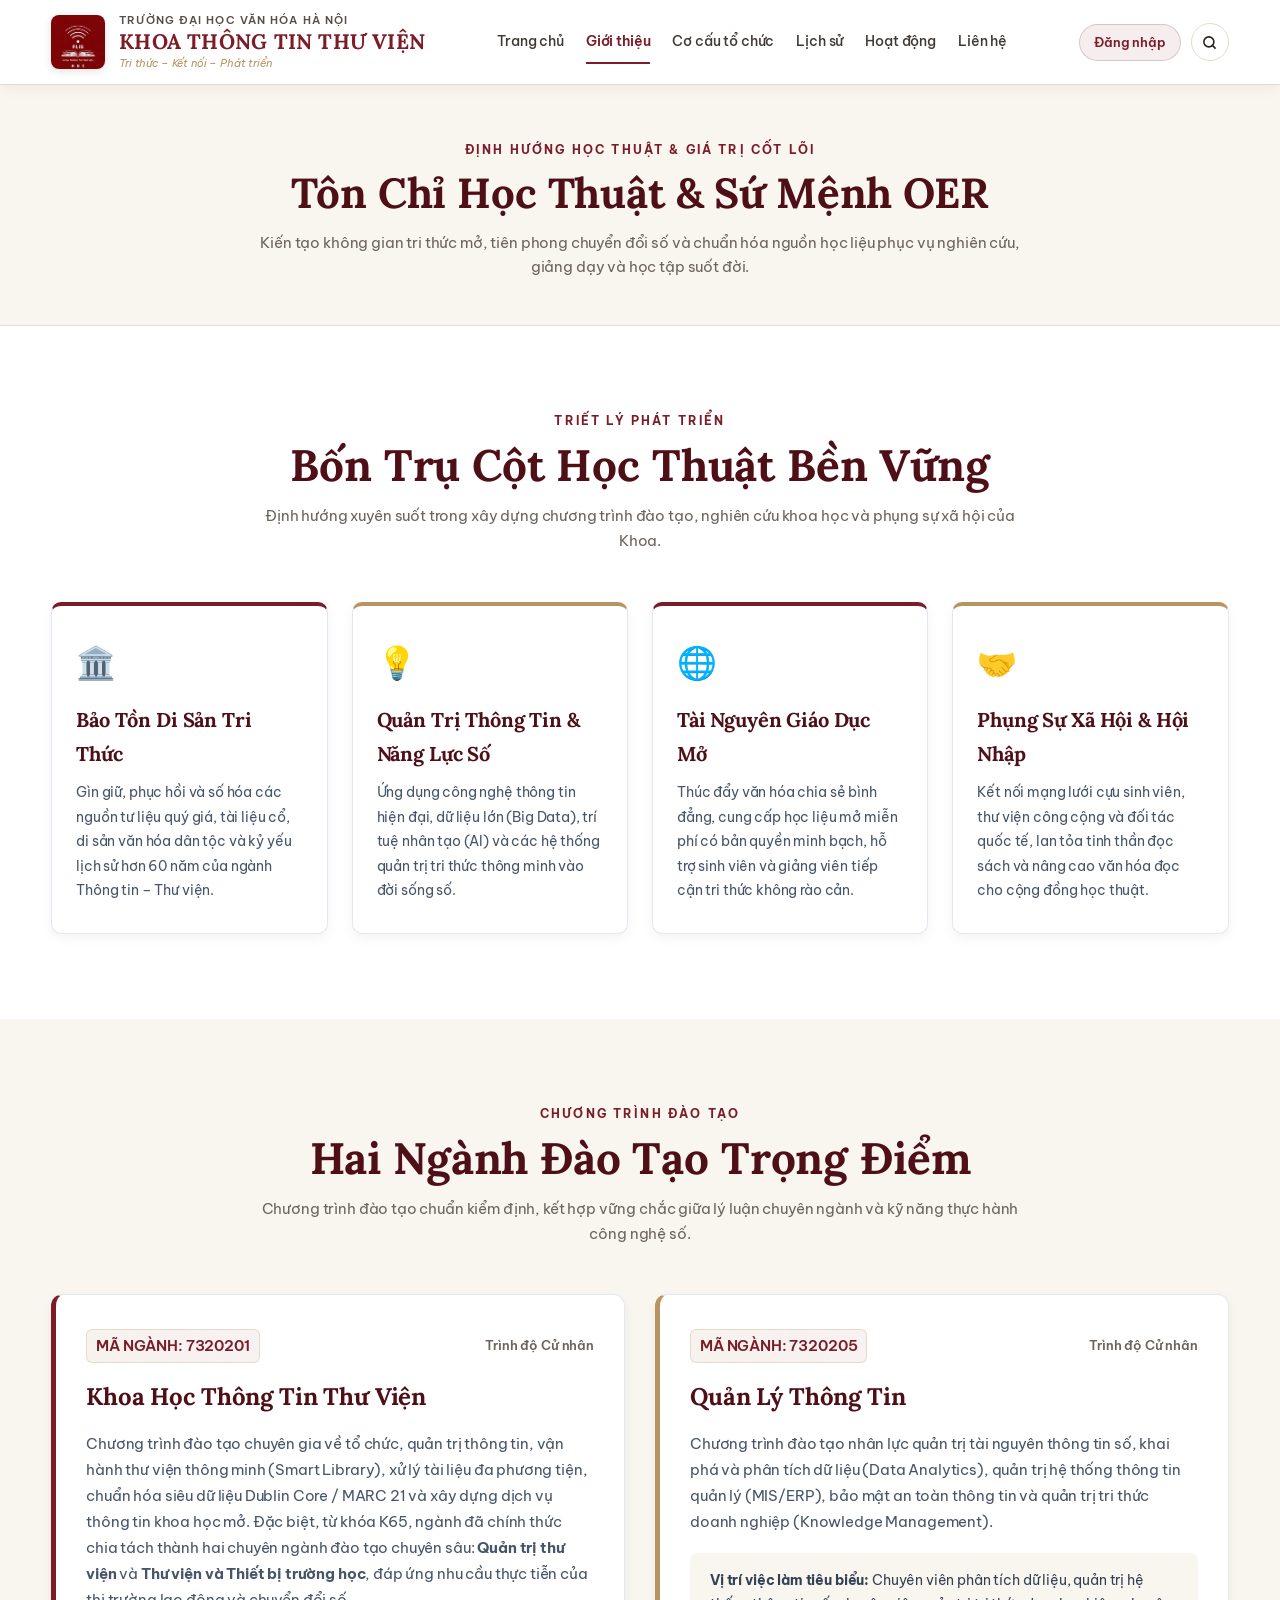
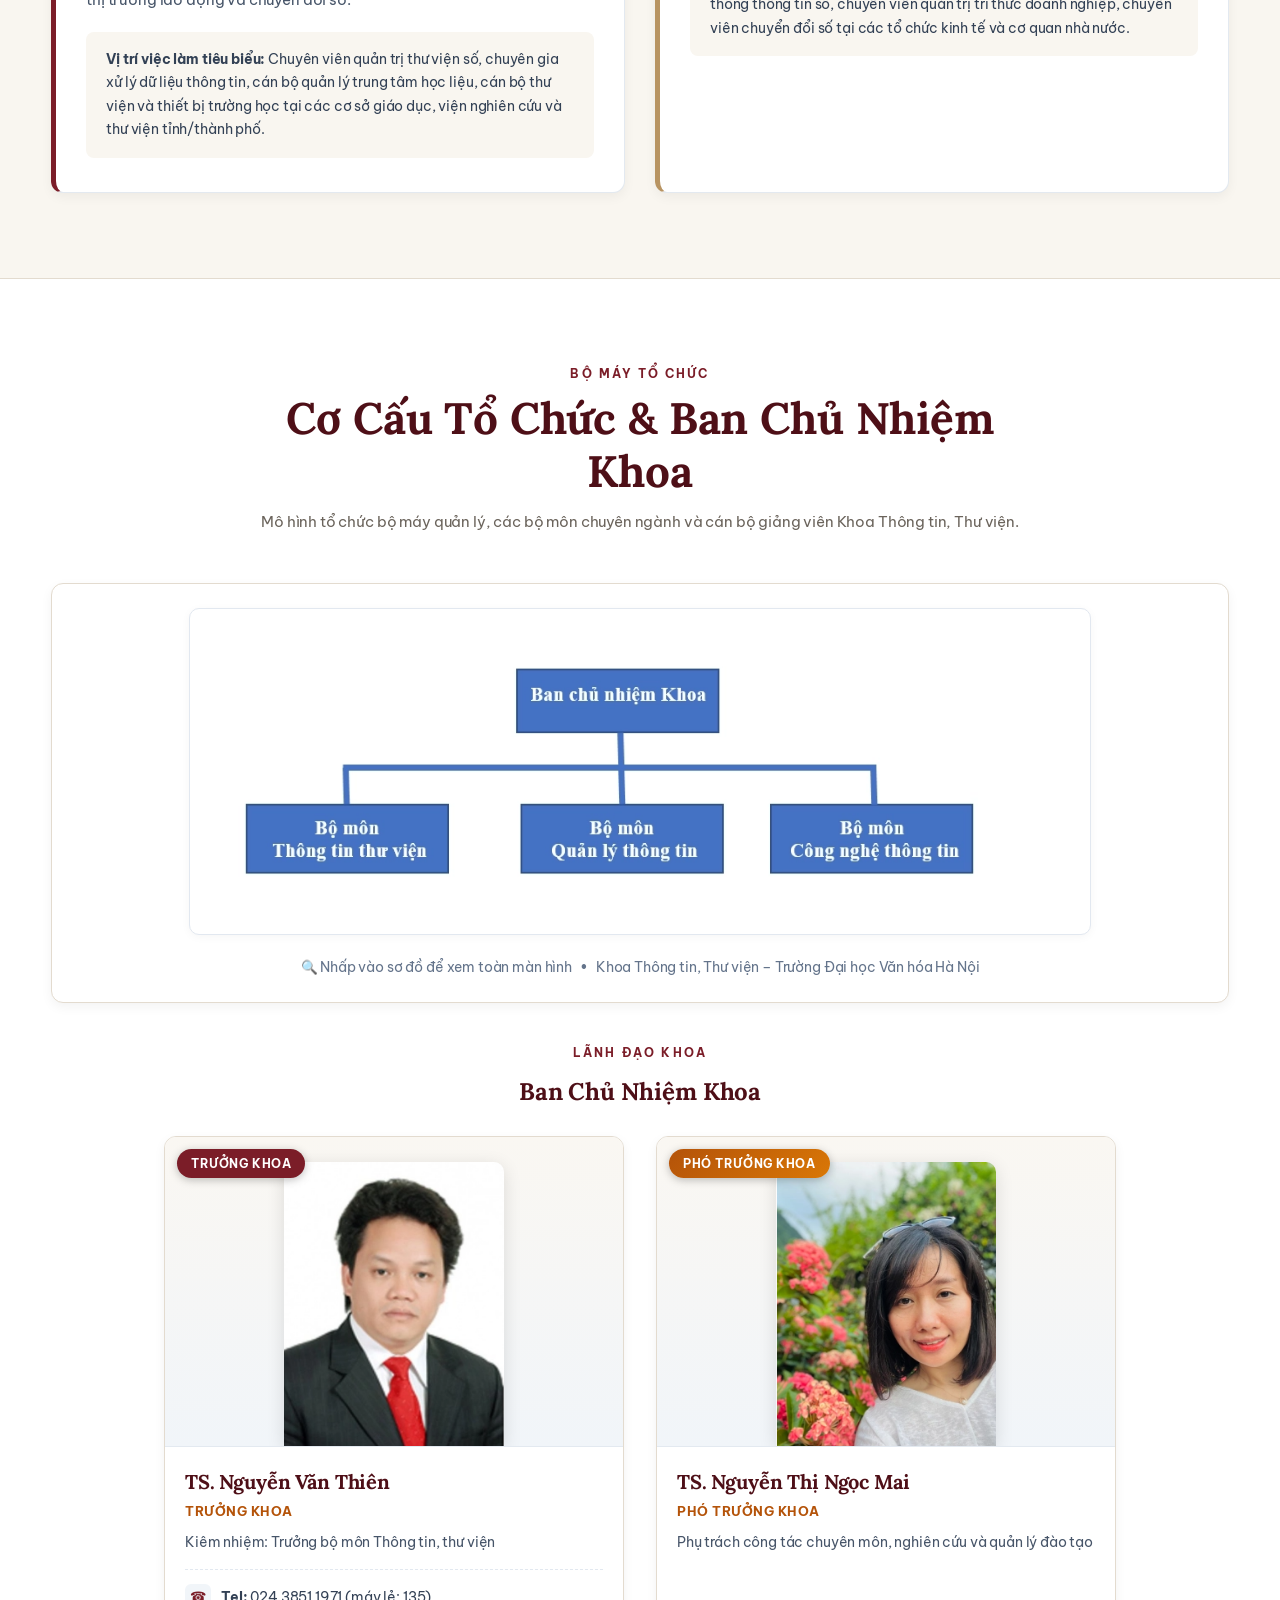
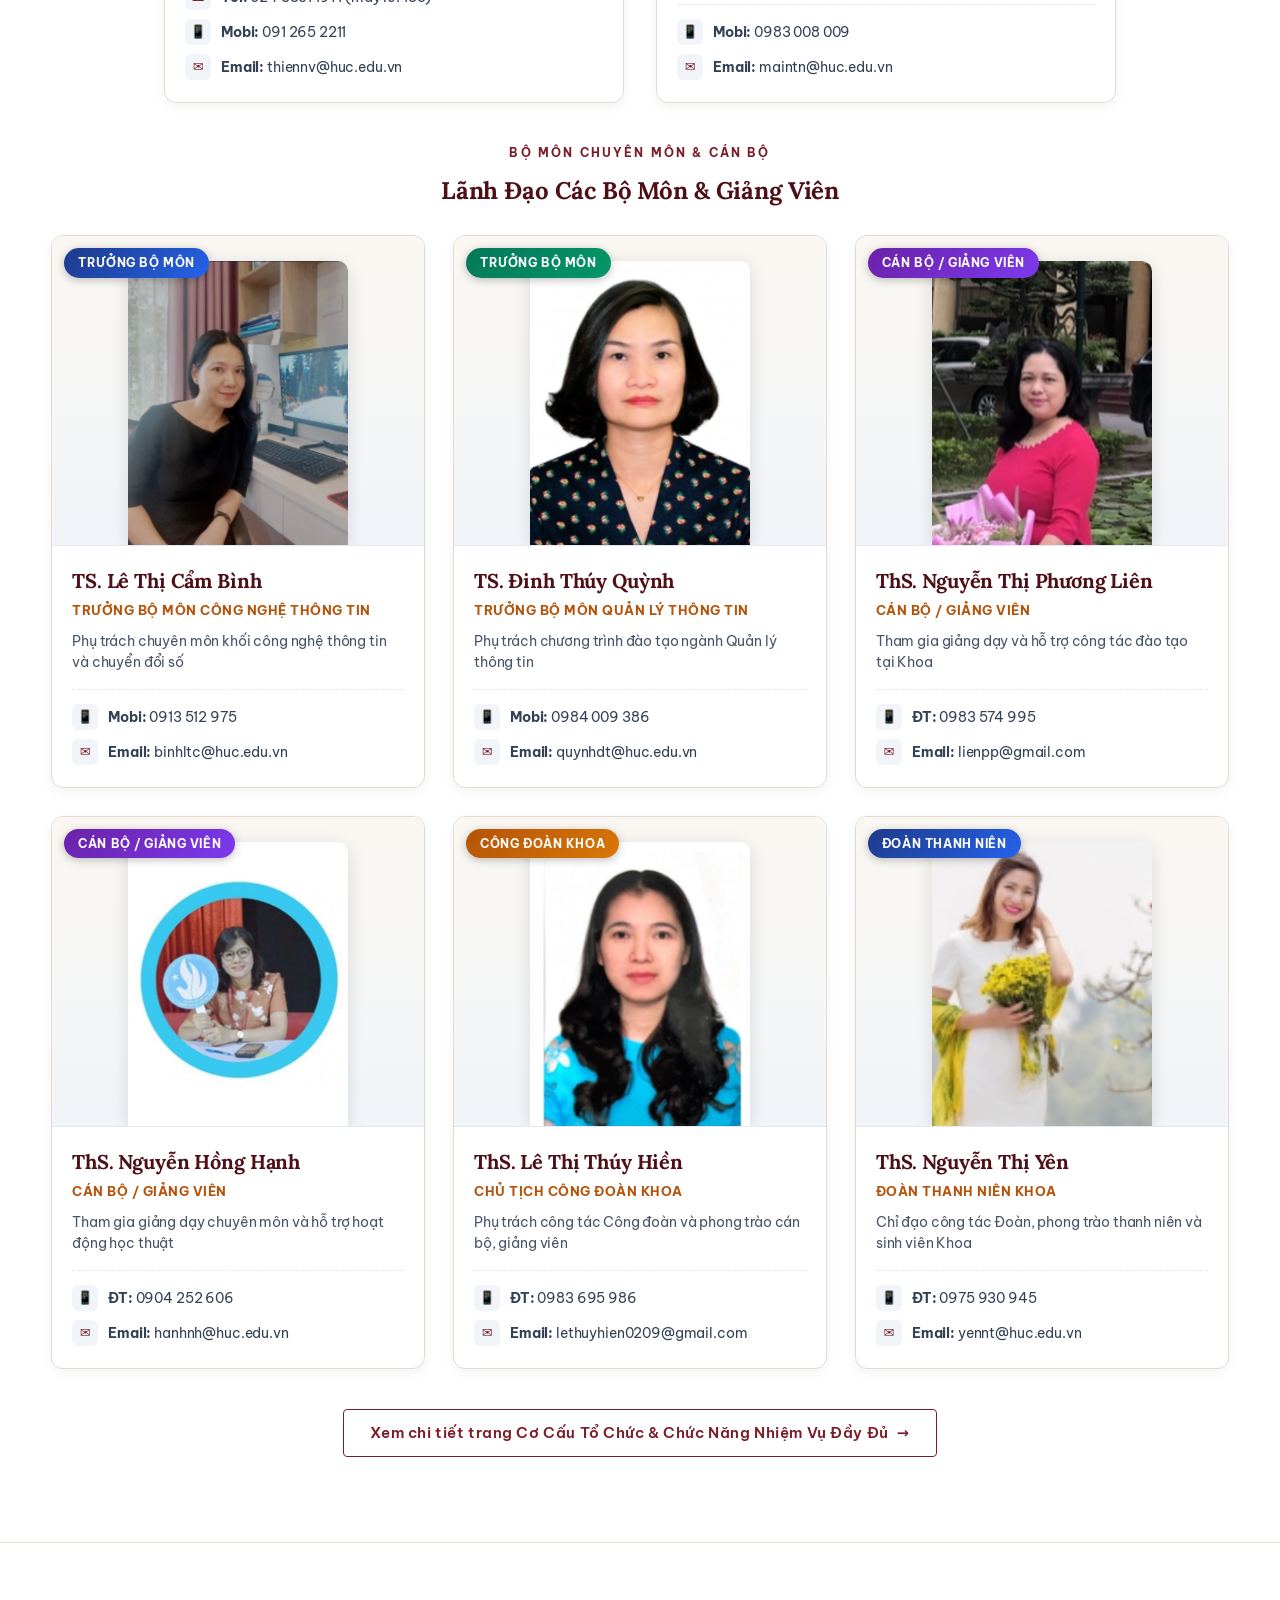
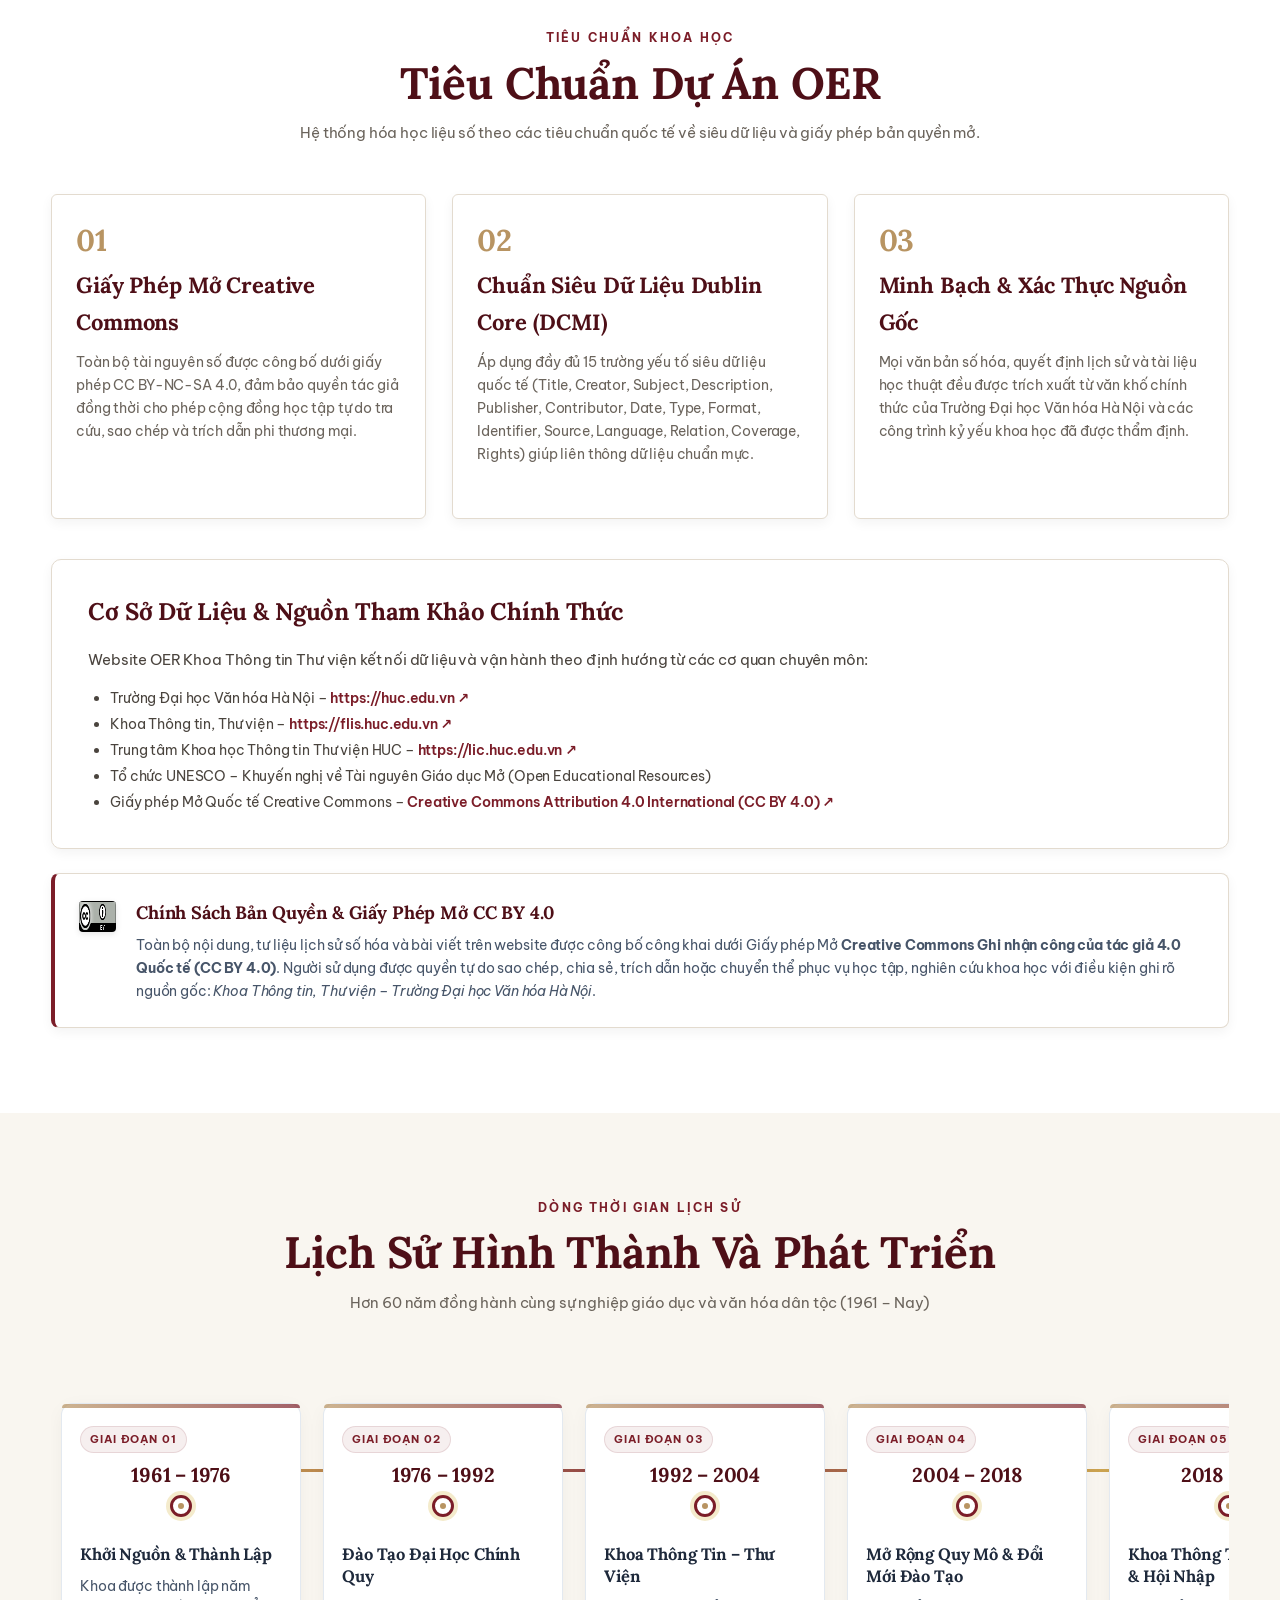
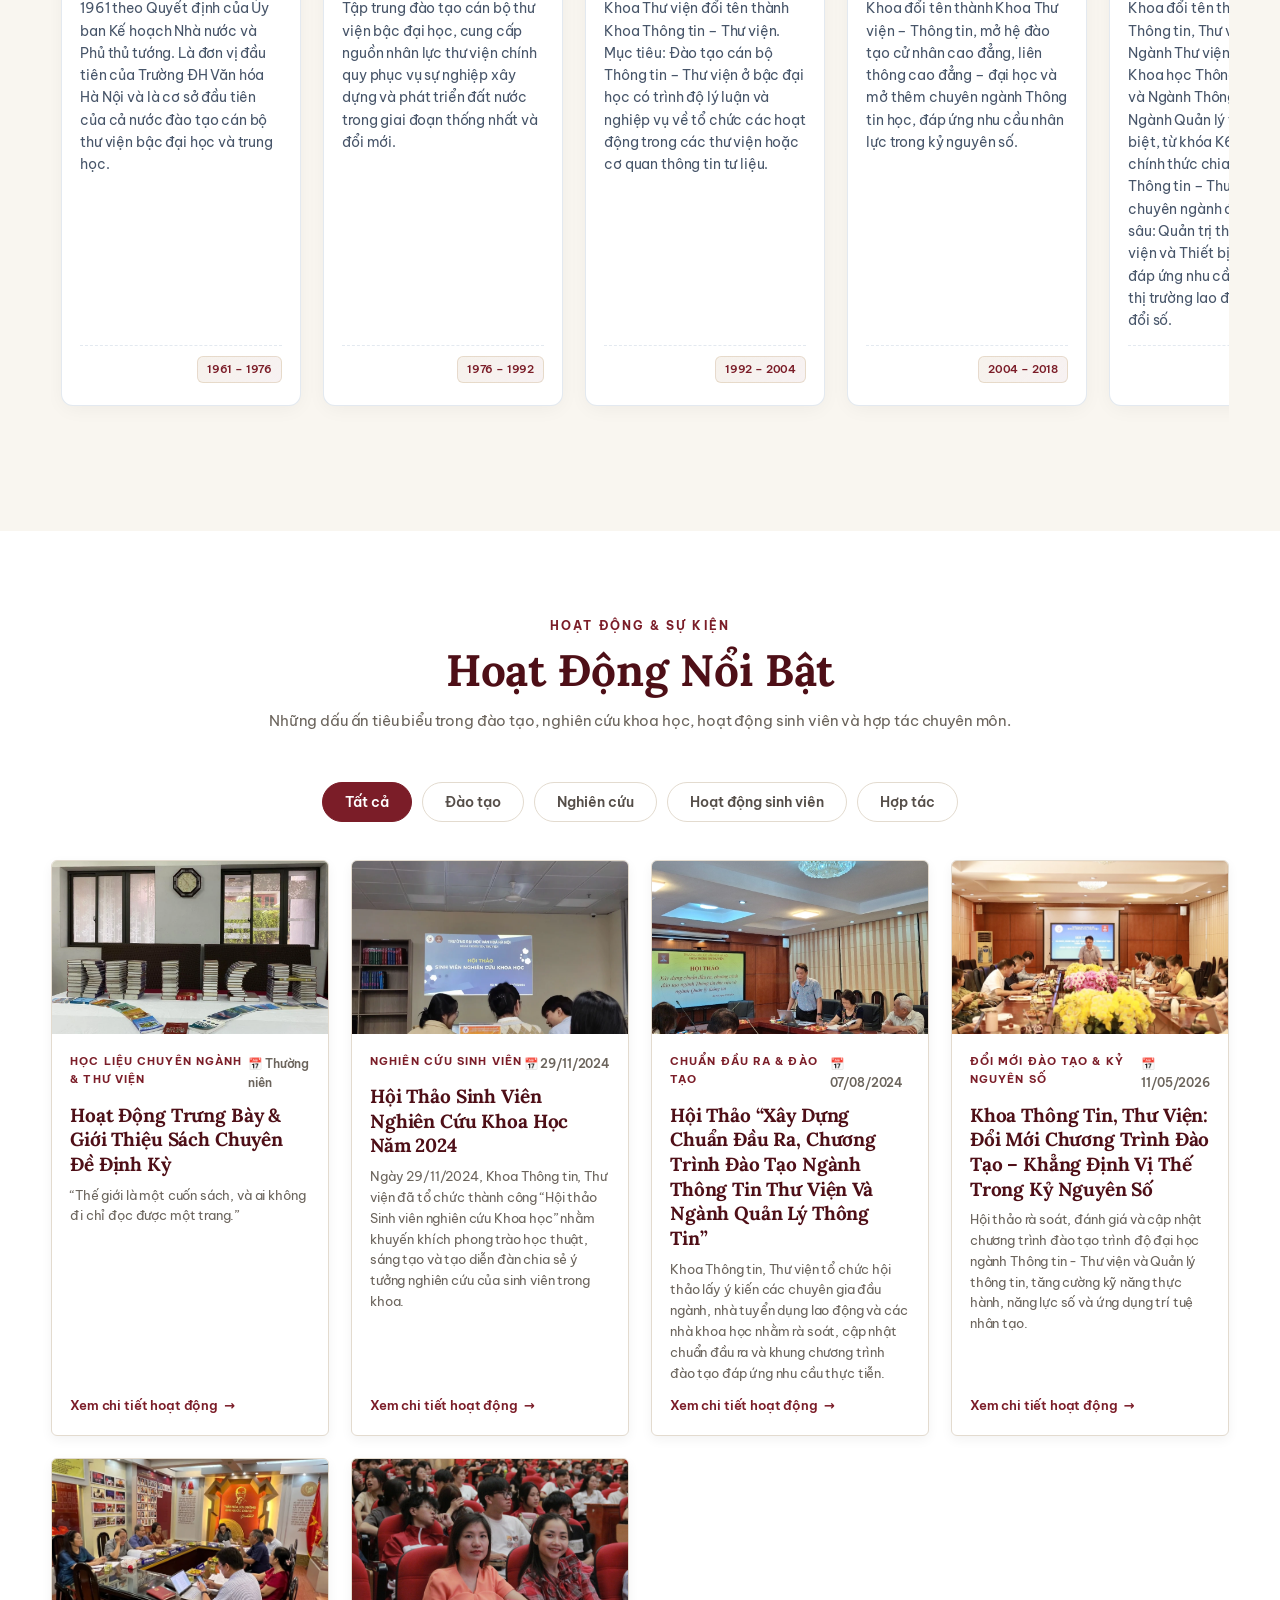
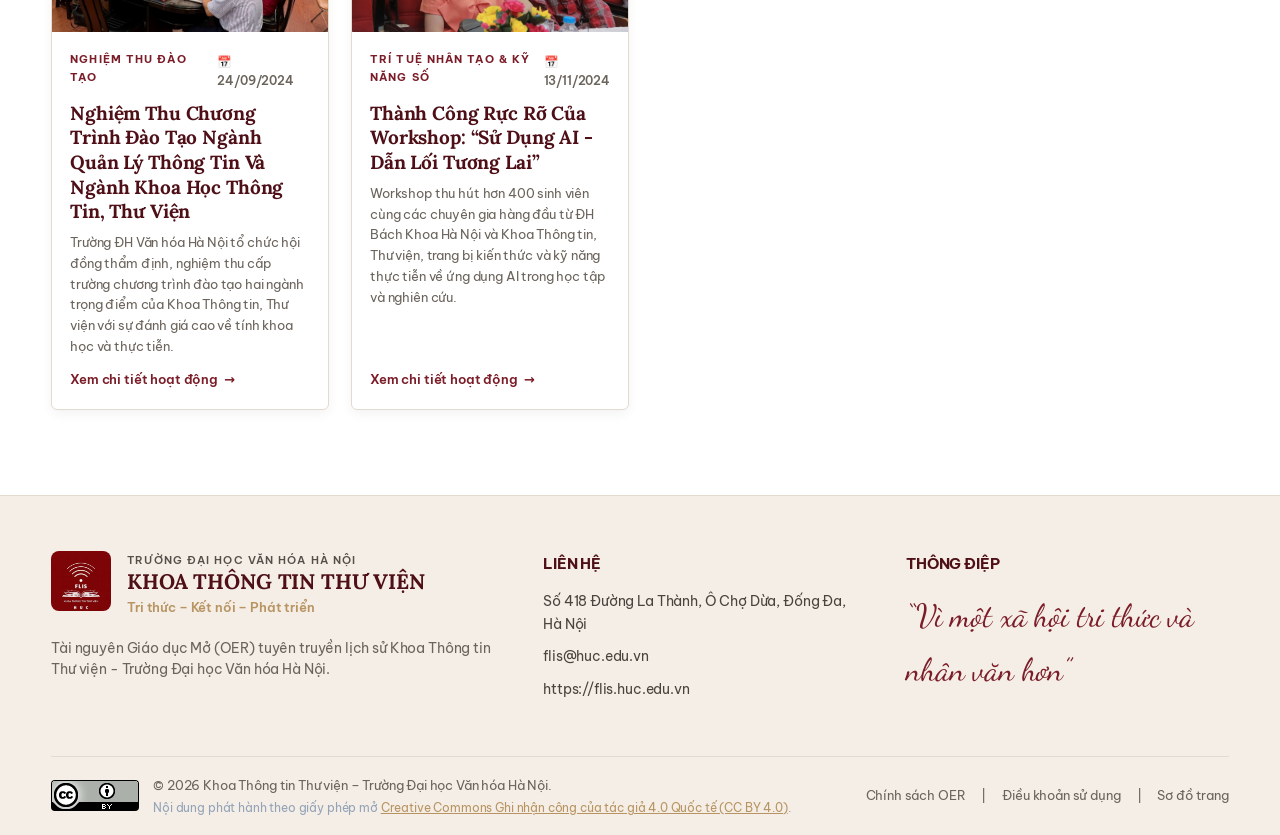
<file: about.html>
<!doctype html>
<html lang="vi">
<head>
  <meta charset="utf-8">
  <meta name="viewport" content="width=device-width, initial-scale=1.0">
  <title>Giới Thiệu Học Thuật & Dự Án OER | Khoa Thông tin Thư viện</title>
  <meta name="description" content="Định hướng học thuật, giá trị cốt lõi, chương trình đào tạo chuyên ngành và tiêu chuẩn mở OER của Khoa Thông tin Thư viện - Trường Đại học Văn hóa Hà Nội.">
  <link rel="stylesheet" href="assets/css/style.css">
</head>
<body>

  <!-- HEADER -->
  <header class="topbar">
    <div class="container nav">
      <a class="brand" href="index.html">
        <img class="dyn-logo" src="assets/images/flis-logo.jpg" alt="Logo Khoa" width="54" height="54">
        <div class="brand-text">
          <span class="brand-kicker">Trường Đại học Văn hóa Hà Nội</span>
          <span class="brand-name">KHOA THÔNG TIN THƯ VIỆN</span>
          <span class="brand-slogan dyn-slogan">Tri thức – Kết nối – Phát triển</span>
        </div>
      </a>
      <nav class="navlinks">
        <a href="index.html">Trang chủ</a>
        <a class="active" href="about.html">Giới thiệu</a>
        <a href="organization.html">Cơ cấu tổ chức</a>
        <a href="history.html">Lịch sử</a>
        <a href="activities.html">Hoạt động</a>
        <a href="#contact">Liên hệ</a>
      </nav>
      <div class="nav-actions">
        <a class="admin-nav-btn" href="admin.html" title="Đăng nhập quản trị">
          <span>Đăng nhập</span>
        </a>
        <button class="search-btn" aria-label="Tìm kiếm">
          <svg width="15" height="15" viewBox="0 0 24 24" fill="none" stroke="currentColor" stroke-width="2.5" stroke-linecap="round" stroke-linejoin="round"><circle cx="11" cy="11" r="8"></circle><line x1="21" y1="21" x2="16.65" y2="16.65"></line></svg>
        </button>
        <button class="menu-btn" aria-label="Mở menu">☰</button>
      </div>
    </div>
  </header>

  <!-- BANNER GIỚI THIỆU -->
  <section class="section alt" style="padding: 55px 0 45px; border-bottom: 1px solid var(--line);">
    <div class="container">
      <div class="section-head" style="margin-bottom: 0;">
        <div class="section-label">ĐỊNH HƯỚNG HỌC THUẬT & GIÁ TRỊ CỐT LÕI</div>
        <h1 class="section-title" style="font-size:42px;">Tôn Chỉ Học Thuật & Sứ Mệnh OER</h1>
        <p class="section-desc">Kiến tạo không gian tri thức mở, tiên phong chuyển đổi số và chuẩn hóa nguồn học liệu phục vụ nghiên cứu, giảng dạy và học tập suốt đời.</p>
      </div>
    </div>
  </section>

  <!-- 1. GIÁ TRỊ CỐT LÕI VÀ TẦM NHÌN HỌC THUẬT -->
  <section class="section">
    <div class="container">
      <div class="section-head">
        <div class="section-label">TRIẾT LÝ PHÁT TRIỂN</div>
        <h2 class="section-title">Bốn Trụ Cột Học Thuật Bền Vững</h2>
        <p class="section-desc">Định hướng xuyên suốt trong xây dựng chương trình đào tạo, nghiên cứu khoa học và phụng sự xã hội của Khoa.</p>
      </div>

      <div style="display:grid; grid-template-columns:repeat(auto-fit, minmax(260px, 1fr)); gap:24px;">
        
        <div style="background:#ffffff; padding:30px 24px; border-radius:10px; border:1px solid rgba(226,232,240,0.95); border-top:4px solid var(--wine); box-shadow:var(--shadow-sm); display:flex; flex-direction:column;">
          <div style="font-size:32px; margin-bottom:14px;">🏛️</div>
          <h3 style="font-family:var(--serif); font-size:20px; color:var(--wine-dark); margin-bottom:10px;">Bảo Tồn Di Sản Tri Thức</h3>
          <p style="font-size:14px; line-height:1.75; color:#475569; flex-grow:1;">
            Gìn giữ, phục hồi và số hóa các nguồn tư liệu quý giá, tài liệu cổ, di sản văn hóa dân tộc và kỷ yếu lịch sử hơn 60 năm của ngành Thông tin – Thư viện.
          </p>
        </div>

        <div style="background:#ffffff; padding:30px 24px; border-radius:10px; border:1px solid rgba(226,232,240,0.95); border-top:4px solid var(--gold); box-shadow:var(--shadow-sm); display:flex; flex-direction:column;">
          <div style="font-size:32px; margin-bottom:14px;">💡</div>
          <h3 style="font-family:var(--serif); font-size:20px; color:var(--wine-dark); margin-bottom:10px;">Quản Trị Thông Tin & Năng Lực Số</h3>
          <p style="font-size:14px; line-height:1.75; color:#475569; flex-grow:1;">
            Ứng dụng công nghệ thông tin hiện đại, dữ liệu lớn (Big Data), trí tuệ nhân tạo (AI) và các hệ thống quản trị tri thức thông minh vào đời sống số.
          </p>
        </div>

        <div style="background:#ffffff; padding:30px 24px; border-radius:10px; border:1px solid rgba(226,232,240,0.95); border-top:4px solid var(--wine); box-shadow:var(--shadow-sm); display:flex; flex-direction:column;">
          <div style="font-size:32px; margin-bottom:14px;">🌐</div>
          <h3 style="font-family:var(--serif); font-size:20px; color:var(--wine-dark); margin-bottom:10px;">Tài Nguyên Giáo Dục Mở</h3>
          <p style="font-size:14px; line-height:1.75; color:#475569; flex-grow:1;">
            Thúc đẩy văn hóa chia sẻ bình đẳng, cung cấp học liệu mở miễn phí có bản quyền minh bạch, hỗ trợ sinh viên và giảng viên tiếp cận tri thức không rào cản.
          </p>
        </div>

        <div style="background:#ffffff; padding:30px 24px; border-radius:10px; border:1px solid rgba(226,232,240,0.95); border-top:4px solid var(--gold); box-shadow:var(--shadow-sm); display:flex; flex-direction:column;">
          <div style="font-size:32px; margin-bottom:14px;">🤝</div>
          <h3 style="font-family:var(--serif); font-size:20px; color:var(--wine-dark); margin-bottom:10px;">Phụng Sự Xã Hội & Hội Nhập</h3>
          <p style="font-size:14px; line-height:1.75; color:#475569; flex-grow:1;">
            Kết nối mạng lưới cựu sinh viên, thư viện công cộng và đối tác quốc tế, lan tỏa tinh thần đọc sách và nâng cao văn hóa đọc cho cộng đồng học thuật.
          </p>
        </div>

      </div>
    </div>
  </section>

  <!-- 2. CÁC NGÀNH ĐÀO TẠO CHUYÊN SÂU -->
  <section class="section alt">
    <div class="container">
      <div class="section-head">
        <div class="section-label">CHƯƠNG TRÌNH ĐÀO TẠO</div>
        <h2 class="section-title">Hai Ngành Đào Tạo Trọng Điểm</h2>
        <p class="section-desc">Chương trình đào tạo chuẩn kiểm định, kết hợp vững chắc giữa lý luận chuyên ngành và kỹ năng thực hành công nghệ số.</p>
      </div>

      <div style="display:grid; grid-template-columns:repeat(auto-fit, minmax(340px, 1fr)); gap:30px;">
        
        <div style="background:#ffffff; border:1px solid rgba(226,232,240,0.95); border-radius:12px; padding:34px 30px; box-shadow:var(--shadow-sm); border-left:5px solid var(--wine);">
          <div style="display:flex; justify-content:space-between; align-items:center; margin-bottom:14px;">
            <span class="oer-badge">MÃ NGÀNH: 7320201</span>
            <small style="color:var(--muted); font-weight:600;">Trình độ Cử nhân</small>
          </div>
          <h3 style="font-family:var(--serif); font-size:24px; color:var(--wine-dark); margin-bottom:14px;">Khoa Học Thông Tin Thư Viện</h3>
          <p style="font-size:14.5px; line-height:1.8; color:#475569; margin-bottom:18px;">
            Chương trình đào tạo chuyên gia về tổ chức, quản trị thông tin, vận hành thư viện thông minh (Smart Library), xử lý tài liệu đa phương tiện, chuẩn hóa siêu dữ liệu Dublin Core / MARC 21 và xây dựng dịch vụ thông tin khoa học mở. Đặc biệt, từ khóa K65, ngành đã chính thức chia tách thành hai chuyên ngành đào tạo chuyên sâu: <strong>Quản trị thư viện</strong> và <strong>Thư viện và Thiết bị trường học</strong>, đáp ứng nhu cầu thực tiễn của thị trường lao động và chuyển đổi số.
          </p>
          <div style="background:var(--cream); padding:16px 20px; border-radius:8px; font-size:13.5px; color:#334155; line-height:1.75;">
            <strong>Vị trí việc làm tiêu biểu:</strong> Chuyên viên quản trị thư viện số, chuyên gia xử lý dữ liệu thông tin, cán bộ quản lý trung tâm học liệu, cán bộ thư viện và thiết bị trường học tại các cơ sở giáo dục, viện nghiên cứu và thư viện tỉnh/thành phố.
          </div>
        </div>

        <div style="background:#ffffff; border:1px solid rgba(226,232,240,0.95); border-radius:12px; padding:34px 30px; box-shadow:var(--shadow-sm); border-left:5px solid var(--gold);">
          <div style="display:flex; justify-content:space-between; align-items:center; margin-bottom:14px;">
            <span class="oer-badge">MÃ NGÀNH: 7320205</span>
            <small style="color:var(--muted); font-weight:600;">Trình độ Cử nhân</small>
          </div>
          <h3 style="font-family:var(--serif); font-size:24px; color:var(--wine-dark); margin-bottom:14px;">Quản Lý Thông Tin</h3>
          <p style="font-size:14.5px; line-height:1.8; color:#475569; margin-bottom:18px;">
            Chương trình đào tạo nhân lực quản trị tài nguyên thông tin số, khai phá và phân tích dữ liệu (Data Analytics), quản trị hệ thống thông tin quản lý (MIS/ERP), bảo mật an toàn thông tin và quản trị tri thức doanh nghiệp (Knowledge Management).
          </p>
          <div style="background:var(--cream); padding:16px 20px; border-radius:8px; font-size:13.5px; color:#334155; line-height:1.75;">
            <strong>Vị trí việc làm tiêu biểu:</strong> Chuyên viên phân tích dữ liệu, quản trị hệ thống thông tin số, chuyên viên quản trị tri thức doanh nghiệp, chuyên viên chuyển đổi số tại các tổ chức kinh tế và cơ quan nhà nước.
          </div>
        </div>

      </div>
    </div>
  </section>

  <!-- 3. CƠ CẤU TỔ CHỨC & ĐỘI NGŨ CÁN BỘ -->
  <section class="section" id="organization" style="background:#ffffff; border-top:1px solid var(--line); border-bottom:1px solid var(--line);">
    <div class="container">
      <div class="section-head" style="text-align:center;">
        <div class="section-label">BỘ MÁY TỔ CHỨC</div>
        <h2 class="section-title">Cơ Cấu Tổ Chức & Ban Chủ Nhiệm Khoa</h2>
        <p class="section-desc">Mô hình tổ chức bộ máy quản lý, các bộ môn chuyên ngành và cán bộ giảng viên Khoa Thông tin, Thư viện.</p>
      </div>

      <!-- SƠ ĐỒ TỔ CHỨC -->
      <div class="org-chart-card">
        <div class="org-chart-img-wrap" style="cursor:pointer;" onclick="if(window.openDocumentModal) window.openDocumentModal('Sơ Đồ Tổ Chức Khoa Thông Tin, Thư Viện', '<div style=\'text-align:center; padding:10px 0;\'><img src=\'assets/images/so_do_to_chuc_khoa.png\' alt=\'Sơ đồ tổ chức Khoa\' style=\'max-width:100%; height:auto; border-radius:8px;\'></div>', 'Sơ Đồ Bộ Máy Tổ Chức');" title="Nhấp vào để xem sơ đồ phóng to">
          <img src="assets/images/so_do_to_chuc_khoa.png" alt="Sơ đồ tổ chức Khoa Thông tin, Thư viện" loading="lazy">
        </div>
        <div class="org-chart-caption">
          <span>🔍 Nhấp vào sơ đồ để xem toàn màn hình</span>
          <span>•</span>
          <span>Khoa Thông tin, Thư viện – Trường Đại học Văn hóa Hà Nội</span>
        </div>
      </div>

      <!-- BAN CHỦ NHIỆM KHOA -->
      <div class="section-head" style="margin-top:35px; margin-bottom:24px;">
        <div class="section-label">LÃNH ĐẠO KHOA</div>
        <h3 style="font-family:var(--serif); font-size:24px; color:var(--wine-dark); margin:0;">Ban Chủ Nhiệm Khoa</h3>
      </div>

      <div class="leader-grid-top">
        <!-- 1. TS. NGUYỄN VĂN THIÊN -->
        <article class="leader-card">
          <div class="leader-card-header">
            <span class="leader-badge">Trưởng Khoa</span>
            <img src="assets/images/cb_nguyen_van_thien.png" alt="TS. Nguyễn Văn Thiên" loading="lazy">
          </div>
          <div class="leader-card-body">
            <h4 class="leader-name">TS. Nguyễn Văn Thiên</h4>
            <div class="leader-title">Trưởng Khoa</div>
            <div class="leader-subrole">Kiêm nhiệm: Trưởng bộ môn Thông tin, thư viện</div>
            
            <div class="leader-contact-list">
              <a href="tel:02438511971" class="leader-contact-item" title="Gọi số bàn">
                <span class="leader-contact-icon">☎</span>
                <span><strong>Tel:</strong> 024 3851 1971 (máy lẻ: 135)</span>
              </a>
              <a href="tel:0912652211" class="leader-contact-item" title="Gọi di động">
                <span class="leader-contact-icon">📱</span>
                <span><strong>Mobi:</strong> 091 265 2211</span>
              </a>
              <a href="mailto:thiennv@huc.edu.vn" class="leader-contact-item" title="Gửi thư điện tử">
                <span class="leader-contact-icon">✉</span>
                <span><strong>Email:</strong> thiennv@huc.edu.vn</span>
              </a>
            </div>
          </div>
        </article>

        <!-- 2. TS. NGUYỄN THỊ NGỌC MAI -->
        <article class="leader-card">
          <div class="leader-card-header">
            <span class="leader-badge gold">Phó Trưởng Khoa</span>
            <img src="assets/images/cb_nguyen_thi_ngoc_mai.png" alt="TS. Nguyễn Thị Ngọc Mai" loading="lazy">
          </div>
          <div class="leader-card-body">
            <h4 class="leader-name">TS. Nguyễn Thị Ngọc Mai</h4>
            <div class="leader-title">Phó Trưởng Khoa</div>
            <div class="leader-subrole">Phụ trách công tác chuyên môn, nghiên cứu và quản lý đào tạo</div>
            
            <div class="leader-contact-list">
              <a href="tel:0983008009" class="leader-contact-item" title="Gọi di động">
                <span class="leader-contact-icon">📱</span>
                <span><strong>Mobi:</strong> 0983 008 009</span>
              </a>
              <a href="mailto:maintn@huc.edu.vn" class="leader-contact-item" title="Gửi thư điện tử">
                <span class="leader-contact-icon">✉</span>
                <span><strong>Email:</strong> maintn@huc.edu.vn</span>
              </a>
            </div>
          </div>
        </article>
      </div>

      <!-- CÁC TRƯỞNG BỘ MÔN & CÁN BỘ TIÊU BIỂU -->
      <div class="section-head" style="margin-top:35px; margin-bottom:24px;">
        <div class="section-label">BỘ MÔN CHUYÊN MÔN & CÁN BỘ</div>
        <h3 style="font-family:var(--serif); font-size:24px; color:var(--wine-dark); margin:0;">Lãnh Đạo Các Bộ Môn & Giảng Viên</h3>
      </div>

      <div class="leader-grid-dept">
        <!-- 3. TS. LÊ THỊ CẨM BÌNH -->
        <article class="leader-card">
          <div class="leader-card-header">
            <span class="leader-badge blue">Trưởng Bộ Môn</span>
            <img src="assets/images/cb_le_thi_cam_binh.png" alt="TS. Lê Thị Cẩm Bình" loading="lazy">
          </div>
          <div class="leader-card-body">
            <h4 class="leader-name">TS. Lê Thị Cẩm Bình</h4>
            <div class="leader-title">Trưởng bộ môn Công nghệ thông tin</div>
            <div class="leader-subrole">Phụ trách chuyên môn khối công nghệ thông tin và chuyển đổi số</div>
            
            <div class="leader-contact-list">
              <a href="tel:0913512975" class="leader-contact-item">
                <span class="leader-contact-icon">📱</span>
                <span><strong>Mobi:</strong> 0913 512 975</span>
              </a>
              <a href="mailto:binhltc@huc.edu.vn" class="leader-contact-item">
                <span class="leader-contact-icon">✉</span>
                <span><strong>Email:</strong> binhltc@huc.edu.vn</span>
              </a>
            </div>
          </div>
        </article>

        <!-- 4. TS. ĐINH THÚY QUỲNH -->
        <article class="leader-card">
          <div class="leader-card-header">
            <span class="leader-badge green">Trưởng Bộ Môn</span>
            <img src="assets/images/cb_dinh_thuy_quynh.png" alt="TS. Đinh Thúy Quỳnh" loading="lazy">
          </div>
          <div class="leader-card-body">
            <h4 class="leader-name">TS. Đinh Thúy Quỳnh</h4>
            <div class="leader-title">Trưởng bộ môn Quản lý thông tin</div>
            <div class="leader-subrole">Phụ trách chương trình đào tạo ngành Quản lý thông tin</div>
            
            <div class="leader-contact-list">
              <a href="tel:0984009386" class="leader-contact-item">
                <span class="leader-contact-icon">📱</span>
                <span><strong>Mobi:</strong> 0984 009 386</span>
              </a>
              <a href="mailto:quynhdt@huc.edu.vn" class="leader-contact-item">
                <span class="leader-contact-icon">✉</span>
                <span><strong>Email:</strong> quynhdt@huc.edu.vn</span>
              </a>
            </div>
          </div>
        </article>

        <!-- 5. ThS. NGUYỄN THỊ PHƯƠNG LIÊN -->
        <article class="leader-card">
          <div class="leader-card-header">
            <span class="leader-badge purple">Cán Bộ / Giảng Viên</span>
            <img src="assets/images/cb_nguyen_thi_phuong_lien.png" alt="ThS. Nguyễn Thị Phương Liên" loading="lazy">
          </div>
          <div class="leader-card-body">
            <h4 class="leader-name">ThS. Nguyễn Thị Phương Liên</h4>
            <div class="leader-title">Cán bộ / Giảng viên</div>
            <div class="leader-subrole">Tham gia giảng dạy và hỗ trợ công tác đào tạo tại Khoa</div>
            
            <div class="leader-contact-list">
              <a href="tel:0983574995" class="leader-contact-item">
                <span class="leader-contact-icon">📱</span>
                <span><strong>ĐT:</strong> 0983 574 995</span>
              </a>
              <a href="mailto:lienpp@gmail.com" class="leader-contact-item">
                <span class="leader-contact-icon">✉</span>
                <span><strong>Email:</strong> lienpp@gmail.com</span>
              </a>
            </div>
          </div>
        </article>

        <!-- 6. ThS. NGUYỄN HỒNG HẠNH -->
        <article class="leader-card">
          <div class="leader-card-header">
            <span class="leader-badge purple">Cán Bộ / Giảng Viên</span>
            <img src="assets/images/cb_nguyen_hong_hanh.png" alt="ThS. Nguyễn Hồng Hạnh" loading="lazy">
          </div>
          <div class="leader-card-body">
            <h4 class="leader-name">ThS. Nguyễn Hồng Hạnh</h4>
            <div class="leader-title">Cán bộ / Giảng viên</div>
            <div class="leader-subrole">Tham gia giảng dạy chuyên môn và hỗ trợ hoạt động học thuật</div>
            
            <div class="leader-contact-list">
              <a href="tel:0904252606" class="leader-contact-item">
                <span class="leader-contact-icon">📱</span>
                <span><strong>ĐT:</strong> 0904 252 606</span>
              </a>
              <a href="mailto:hanhnh@huc.edu.vn" class="leader-contact-item">
                <span class="leader-contact-icon">✉</span>
                <span><strong>Email:</strong> hanhnh@huc.edu.vn</span>
              </a>
            </div>
          </div>
        </article>

        <!-- 7. ThS. LÊ THỊ THÚY HIỀN -->
        <article class="leader-card">
          <div class="leader-card-header">
            <span class="leader-badge gold">Công Đoàn Khoa</span>
            <img src="assets/images/cb_le_thi_thuy_hien.png" alt="ThS. Lê Thị Thúy Hiền" loading="lazy">
          </div>
          <div class="leader-card-body">
            <h4 class="leader-name">ThS. Lê Thị Thúy Hiền</h4>
            <div class="leader-title">Chủ tịch Công đoàn Khoa</div>
            <div class="leader-subrole">Phụ trách công tác Công đoàn và phong trào cán bộ, giảng viên</div>
            
            <div class="leader-contact-list">
              <a href="tel:0983695986" class="leader-contact-item">
                <span class="leader-contact-icon">📱</span>
                <span><strong>ĐT:</strong> 0983 695 986</span>
              </a>
              <a href="mailto:lethuyhien0209@gmail.com" class="leader-contact-item">
                <span class="leader-contact-icon">✉</span>
                <span><strong>Email:</strong> lethuyhien0209@gmail.com</span>
              </a>
            </div>
          </div>
        </article>

        <!-- 8. ThS. NGUYỄN THỊ YÊN -->
        <article class="leader-card">
          <div class="leader-card-header">
            <span class="leader-badge blue">Đoàn Thanh Niên</span>
            <img src="assets/images/cb_nguyen_thi_yen.png" alt="ThS. Nguyễn Thị Yên" loading="lazy">
          </div>
          <div class="leader-card-body">
            <h4 class="leader-name">ThS. Nguyễn Thị Yên</h4>
            <div class="leader-title">Đoàn Thanh niên Khoa</div>
            <div class="leader-subrole">Chỉ đạo công tác Đoàn, phong trào thanh niên và sinh viên Khoa</div>
            
            <div class="leader-contact-list">
              <a href="tel:0975930945" class="leader-contact-item">
                <span class="leader-contact-icon">📱</span>
                <span><strong>ĐT:</strong> 0975 930 945</span>
              </a>
              <a href="mailto:yennt@huc.edu.vn" class="leader-contact-item">
                <span class="leader-contact-icon">✉</span>
                <span><strong>Email:</strong> yennt@huc.edu.vn</span>
              </a>
            </div>
          </div>
        </article>
      </div>

      <div style="text-align:center; margin-top:24px;">
        <a href="organization.html" class="btn btn-outline" style="border-color:var(--wine); color:var(--wine); padding:11px 26px; font-size:14.5px; display:inline-flex; align-items:center; gap:8px;">
          <span>Xem chi tiết trang Cơ Cấu Tổ Chức & Chức Năng Nhiệm Vụ Đầy Đủ</span> <span>→</span>
        </a>
      </div>
    </div>
  </section>

  <!-- 4. TIÊU CHUẨN TÀI NGUYÊN GIÁO DỤC MỞ (OER) -->
  <section class="section">
    <div class="container">
      <div class="section-head">
        <div class="section-label">TIÊU CHUẨN KHOA HỌC</div>
        <h2 class="section-title">Tiêu Chuẩn Dự Án OER</h2>
        <p class="section-desc">Hệ thống hóa học liệu số theo các tiêu chuẩn quốc tế về siêu dữ liệu và giấy phép bản quyền mở.</p>
      </div>

      <div class="oer-grid" style="margin-bottom: 40px;">
        <article class="oer-card">
          <div class="oer-card-num">01</div>
          <h3 class="oer-card-title">Giấy Phép Mở Creative Commons</h3>
          <p class="oer-card-desc">Toàn bộ tài nguyên số được công bố dưới giấy phép CC BY-NC-SA 4.0, đảm bảo quyền tác giả đồng thời cho phép cộng đồng học tập tự do tra cứu, sao chép và trích dẫn phi thương mại.</p>
        </article>

        <article class="oer-card">
          <div class="oer-card-num">02</div>
          <h3 class="oer-card-title">Chuẩn Siêu Dữ Liệu Dublin Core (DCMI)</h3>
          <p class="oer-card-desc">Áp dụng đầy đủ 15 trường yếu tố siêu dữ liệu quốc tế (Title, Creator, Subject, Description, Publisher, Contributor, Date, Type, Format, Identifier, Source, Language, Relation, Coverage, Rights) giúp liên thông dữ liệu chuẩn mực.</p>
        </article>

        <article class="oer-card">
          <div class="oer-card-num">03</div>
          <h3 class="oer-card-title">Minh Bạch & Xác Thực Nguồn Gốc</h3>
          <p class="oer-card-desc">Mọi văn bản số hóa, quyết định lịch sử và tài liệu học thuật đều được trích xuất từ văn khố chính thức của Trường Đại học Văn hóa Hà Nội và các công trình kỷ yếu khoa học đã được thẩm định.</p>
        </article>
      </div>

      <div style="background:#ffffff; border:1px solid var(--line); border-radius:10px; padding:32px 36px; box-shadow:var(--shadow-sm);">
        <h3 style="font-family:var(--serif); font-size:24px; color:var(--wine-dark); margin-bottom:14px;">Cơ Sở Dữ Liệu & Nguồn Tham Khảo Chính Thức</h3>
        <p style="color:#4a443e; margin-bottom:14px; line-height:1.75; font-size:14.5px;">
          Website OER Khoa Thông tin Thư viện kết nối dữ liệu và vận hành theo định hướng từ các cơ quan chuyên môn:
        </p>
        <ul style="margin-left:22px; color:#4a443e; line-height:1.85; font-size:14px;">
          <li>Trường Đại học Văn hóa Hà Nội – <a href="https://huc.edu.vn" target="_blank" rel="noopener" style="color:var(--wine); font-weight:600;">https://huc.edu.vn ↗</a></li>
          <li>Khoa Thông tin, Thư viện – <a href="https://flis.huc.edu.vn" target="_blank" rel="noopener" style="color:var(--wine); font-weight:600;">https://flis.huc.edu.vn ↗</a></li>
          <li>Trung tâm Khoa học Thông tin Thư viện HUC – <a href="https://lic.huc.edu.vn" target="_blank" rel="noopener" style="color:var(--wine); font-weight:600;">https://lic.huc.edu.vn ↗</a></li>
          <li>Tổ chức UNESCO – Khuyến nghị về Tài nguyên Giáo dục Mở (Open Educational Resources)</li>
          <li>Giấy phép Mở Quốc tế Creative Commons – <a href="https://creativecommons.org/licenses/by/4.0/deed.vi" target="_blank" rel="noopener license" style="color:var(--wine); font-weight:600;">Creative Commons Attribution 4.0 International (CC BY 4.0) ↗</a></li>
        </ul>
      </div>

      <div class="oer-policy-card">
        <a href="https://creativecommons.org/licenses/by/4.0/deed.vi" target="_blank" rel="noopener license" title="Xem chi tiết Giấy phép CC BY 4.0">
          <img src="assets/images/cc-by-88x31.png" alt="Creative Commons Attribution 4.0 International" width="88" height="31" style="border-radius:4px; box-shadow:0 2px 6px rgba(0,0,0,0.1); margin-top:3px;">
        </a>
        <div>
          <h4 style="font-family:var(--serif); font-size:18px; color:var(--wine-dark); margin-bottom:6px;">Chính Sách Bản Quyền & Giấy Phép Mở CC BY 4.0</h4>
          <p style="font-size:13.5px; color:#475569; line-height:1.7; margin-bottom:0;">
            Toàn bộ nội dung, tư liệu lịch sử số hóa và bài viết trên website được công bố công khai dưới Giấy phép Mở <strong>Creative Commons Ghi nhận công của tác giả 4.0 Quốc tế (CC BY 4.0)</strong>. Người sử dụng được quyền tự do sao chép, chia sẻ, trích dẫn hoặc chuyển thể phục vụ học tập, nghiên cứu khoa học với điều kiện ghi rõ nguồn gốc: <em>Khoa Thông tin, Thư viện – Trường Đại học Văn hóa Hà Nội</em>.
          </p>
        </div>
      </div>

    </div>
  </section>

  <!-- 4. LỊCH SỬ HÌNH THÀNH VÀ PHÁT TRIỂN (5 GIAI ĐOẠN) -->
  <section class="section alt" id="timeline">
    <div class="container">
      <div class="section-head">
        <div class="section-label">DÒNG THỜI GIAN LỊCH SỬ</div>
        <h2 class="section-title">Lịch Sử Hình Thành Và Phát Triển</h2>
        <p class="section-desc">Hơn 60 năm đồng hành cùng sự nghiệp giáo dục và văn hóa dân tộc (1961 – Nay)</p>
      </div>

      <div class="timeline-wrap">
        <div class="timeline" id="timelineData">
          <article class="milestone" data-id="ms-1">
            <div class="milestone-badge-top">Giai đoạn 01</div>
            <div class="milestone-node">
              <div class="milestone-year">1961 – 1976</div>
              <div class="milestone-dot"><span class="dot-inner"></span></div>
            </div>
            <div class="milestone-content">
              <h3 class="milestone-title">Khởi Nguồn & Thành Lập</h3>
              <p class="milestone-desc">Khoa được thành lập năm 1961 theo Quyết định của Ủy ban Kế hoạch Nhà nước và Phủ thủ tướng. Là đơn vị đầu tiên của Trường ĐH Văn hóa Hà Nội và là cơ sở đầu tiên của cả nước đào tạo cán bộ thư viện bậc đại học và trung học.</p>
            </div>
            <div class="milestone-meta">
              <span class="oer-badge">1961 – 1976</span>
            </div>
          </article>

          <article class="milestone" data-id="ms-2">
            <div class="milestone-badge-top">Giai đoạn 02</div>
            <div class="milestone-node">
              <div class="milestone-year">1976 – 1992</div>
              <div class="milestone-dot"><span class="dot-inner"></span></div>
            </div>
            <div class="milestone-content">
              <h3 class="milestone-title">Đào Tạo Đại Học Chính Quy</h3>
              <p class="milestone-desc">Tập trung đào tạo cán bộ thư viện bậc đại học, cung cấp nguồn nhân lực thư viện chính quy phục vụ sự nghiệp xây dựng và phát triển đất nước trong giai đoạn thống nhất và đổi mới.</p>
            </div>
            <div class="milestone-meta">
              <span class="oer-badge">1976 – 1992</span>
            </div>
          </article>

          <article class="milestone" data-id="ms-3">
            <div class="milestone-badge-top">Giai đoạn 03</div>
            <div class="milestone-node">
              <div class="milestone-year">1992 – 2004</div>
              <div class="milestone-dot"><span class="dot-inner"></span></div>
            </div>
            <div class="milestone-content">
              <h3 class="milestone-title">Khoa Thông Tin – Thư Viện</h3>
              <p class="milestone-desc">Khoa Thư viện đổi tên thành Khoa Thông tin – Thư viện. Mục tiêu: Đào tạo cán bộ Thông tin – Thư viện ở bậc đại học có trình độ lý luận và nghiệp vụ về tổ chức các hoạt động trong các thư viện hoặc cơ quan thông tin tư liệu.</p>
            </div>
            <div class="milestone-meta">
              <span class="oer-badge">1992 – 2004</span>
            </div>
          </article>

          <article class="milestone" data-id="ms-4">
            <div class="milestone-badge-top">Giai đoạn 04</div>
            <div class="milestone-node">
              <div class="milestone-year">2004 – 2018</div>
              <div class="milestone-dot"><span class="dot-inner"></span></div>
            </div>
            <div class="milestone-content">
              <h3 class="milestone-title">Mở Rộng Quy Mô & Đổi Mới Đào Tạo</h3>
              <p class="milestone-desc">Khoa đổi tên thành Khoa Thư viện – Thông tin, mở hệ đào tạo cử nhân cao đẳng, liên thông cao đẳng – đại học và mở thêm chuyên ngành Thông tin học, đáp ứng nhu cầu nhân lực trong kỷ nguyên số.</p>
            </div>
            <div class="milestone-meta">
              <span class="oer-badge">2004 – 2018</span>
            </div>
          </article>

          <article class="milestone" data-id="ms-5">
            <div class="milestone-badge-top">Giai đoạn 05</div>
            <div class="milestone-node">
              <div class="milestone-year">2018 – Nay</div>
              <div class="milestone-dot"><span class="dot-inner"></span></div>
            </div>
            <div class="milestone-content">
              <h3 class="milestone-title">Khoa Thông Tin, Thư Viện & Hội Nhập</h3>
              <p class="milestone-desc">Khoa đổi tên thành Khoa Thông tin, Thư viện; đổi tên Ngành Thư viện thành Ngành Khoa học Thông tin thư viện và Ngành Thông tin học thành Ngành Quản lý thông tin. Đặc biệt, từ khóa K65, Khoa đã chính thức chia tách ngành Thông tin – Thư viện thành hai chuyên ngành đào tạo chuyên sâu: Quản trị thư viện và Thư viện và Thiết bị trường học, đáp ứng nhu cầu thực tiễn của thị trường lao động và chuyển đổi số.</p>
            </div>
            <div class="milestone-meta">
              <span class="oer-badge">2018 – Nay</span>
            </div>
          </article>
        </div>
      </div>
    </div>
  </section>

  <!-- 5. HOẠT ĐỘNG & SỰ KIỆN NỔI BẬT -->
  <section class="section" id="activities">
    <div class="container">
      <div class="section-head">
        <div class="section-label">HOẠT ĐỘNG & SỰ KIỆN</div>
        <h2 class="section-title">Hoạt Động Nổi Bật</h2>
        <p class="section-desc">Những dấu ấn tiêu biểu trong đào tạo, nghiên cứu khoa học, hoạt động sinh viên và hợp tác chuyên môn.</p>
      </div>

      <div class="filters">
        <button class="filter-btn active" data-category="all">Tất cả</button>
        <button class="filter-btn" data-category="daotao">Đào tạo</button>
        <button class="filter-btn" data-category="nghiencuu">Nghiên cứu</button>
        <button class="filter-btn" data-category="sinhvien">Hoạt động sinh viên</button>
        <button class="filter-btn" data-category="hoptac">Hợp tác</button>
      </div>

      <div class="card-grid" id="activityGrid">

        <article class="activity-card" data-id="act-7" style="cursor:pointer; display:flex; flex-direction:column;" tabindex="0" role="button" aria-label="Xem chi tiết Hoạt Động Trưng Bày & Giới Thiệu Sách Chuyên Đề Định Kỳ">
          <div class="activity-card-img">
            <img src="assets/images/event_trung_bay_sach_dinh_ky.png" alt="Hoạt Động Trưng Bày & Giới Thiệu Sách Chuyên Đề Định Kỳ" loading="lazy">
          </div>
          <div class="activity-card-body" style="display:flex; flex-direction:column; flex:1;">
            <div style="display:flex; justify-content:space-between; align-items:center; margin-bottom:8px;">
              <div class="activity-card-tag">Học liệu chuyên ngành</div>
              <small style="color:var(--muted); font-size:11.5px; font-weight:600;">📅 Thường niên</small>
            </div>
            <h3 class="activity-card-title">Hoạt Động Trưng Bày & Giới Thiệu Sách Chuyên Đề Định Kỳ</h3>
            <p class="activity-card-desc">Hoạt động định kỳ trưng bày sách chuyên ngành, giáo trình số và tài liệu nghiên cứu mới nhất, hỗ trợ tối ưu nhu cầu tra cứu và nghiên cứu học thuật của cán bộ, giảng viên và sinh viên.</p>
            <div style="margin-top:auto; padding-top:12px; color:var(--wine); font-size:13px; font-weight:600; display:flex; align-items:center; gap:6px;">
              <span>Xem chi tiết hoạt động</span> <span style="transition:transform 0.2s;">→</span>
            </div>
          </div>
        </article>

        <article class="activity-card" data-id="act-8" style="cursor:pointer; display:flex; flex-direction:column;" tabindex="0" role="button" aria-label="Xem chi tiết Hội Thảo Sinh Viên Nghiên Cứu Khoa Học Năm 2024">
          <div class="activity-card-img">
            <img src="assets/images/event_sv_nckh_2024_0_0.png" alt="Hội Thảo Sinh Viên Nghiên Cứu Khoa Học Năm 2024" loading="lazy">
          </div>
          <div class="activity-card-body" style="display:flex; flex-direction:column; flex:1;">
            <div style="display:flex; justify-content:space-between; align-items:center; margin-bottom:8px;">
              <div class="activity-card-tag">Nghiên cứu sinh viên</div>
              <small style="color:var(--muted); font-size:11.5px; font-weight:600;">📅 29/11/2024</small>
            </div>
            <h3 class="activity-card-title">Hội Thảo Sinh Viên Nghiên Cứu Khoa Học Năm 2024</h3>
            <p class="activity-card-desc">Ngày 29/11/2024, Khoa Thông tin, Thư viện đã tổ chức thành công “Hội thảo Sinh viên nghiên cứu Khoa học” nhằm khuyến khích phong trào học thuật, sáng tạo và tạo diễn đàn chia sẻ ý tưởng nghiên cứu của sinh viên trong khoa.</p>
            <div style="margin-top:auto; padding-top:12px; color:var(--wine); font-size:13px; font-weight:600; display:flex; align-items:center; gap:6px;">
              <span>Xem chi tiết hoạt động</span> <span style="transition:transform 0.2s;">→</span>
            </div>
          </div>
        </article>

        <article class="activity-card" data-id="act-12" style="cursor:pointer; display:flex; flex-direction:column;" tabindex="0" role="button" aria-label="Xem chi tiết Thành Công Rực Rỡ Của Workshop: “Sử Dụng AI - Dẫn Lối Tương Lai”">
          <div class="activity-card-img">
            <img src="assets/images/event_workshop_ai_0_0.png" alt="Thành Công Rực Rỡ Của Workshop: “Sử Dụng AI - Dẫn Lối Tương Lai”" loading="lazy">
          </div>
          <div class="activity-card-body" style="display:flex; flex-direction:column; flex:1;">
            <div style="display:flex; justify-content:space-between; align-items:center; margin-bottom:8px;">
              <div class="activity-card-tag">Trí tuệ nhân tạo & Kỹ năng số</div>
              <small style="color:var(--muted); font-size:11.5px; font-weight:600;">📅 13/11/2024</small>
            </div>
            <h3 class="activity-card-title">Thành Công Rực Rỡ Của Workshop: “Sử Dụng AI - Dẫn Lối Tương Lai”</h3>
            <p class="activity-card-desc">Chương trình thu hút hơn 400 sinh viên tham dự, với sự chia sẻ chuyên sâu từ các chuyên gia ĐH Bách Khoa và giảng viên Khoa Thông tin, Thư viện về ứng dụng AI trong học tập và nghiên cứu.</p>
            <div style="margin-top:auto; padding-top:12px; color:var(--wine); font-size:13px; font-weight:600; display:flex; align-items:center; gap:6px;">
              <span>Xem chi tiết hoạt động</span> <span style="transition:transform 0.2s;">→</span>
            </div>
          </div>
        </article>
      </div>

    </div>
  </section>

  <!-- MODAL TRA CỨU -->
  <div class="search-panel">
    <div class="search-box">
      <button class="close-search" aria-label="Đóng">×</button>
      <div class="section-label" style="color:var(--wine); margin-bottom:8px;">Tra cứu OER</div>
      <h2 style="font-family:var(--serif); font-size:30px; margin-bottom:16px; color:var(--wine-dark);">Tìm kiếm trong Kho Tài Nguyên</h2>
      <input id="siteSearch" type="text" placeholder="Nhập từ khóa...">
      <div class="search-results" id="searchResults"></div>
    </div>
  </div>

  <!-- FOOTER -->
  <footer id="contact">
    <div class="container footer-grid">
      <div>
        <a href="index.html" class="footer-brand" style="text-decoration:none; color:inherit;" title="Trang chủ Khoa Thông tin Thư viện">
          <img class="dyn-logo" src="assets/images/flis-logo.jpg" alt="Logo Khoa" width="60" height="60" style="border-radius:8px;">
          <div>
            <div class="brand-kicker">Trường Đại học Văn hóa Hà Nội</div>
            <div class="footer-title">KHOA THÔNG TIN THƯ VIỆN</div>
            <small style="color:var(--gold); font-weight:600;">Tri thức – Kết nối – Phát triển</small>
          </div>
        </a>
        <p style="color:var(--muted); font-size:13.5px; line-height:1.6; max-width:440px;">
          Tài nguyên Giáo dục Mở (OER) tuyên truyền lịch sử Khoa Thông tin Thư viện - Trường Đại học Văn hóa Hà Nội.
        </p>
      </div>
      <div>
        <div style="font-weight:700; color:var(--wine-dark); margin-bottom:14px; text-transform:uppercase;">Liên hệ</div>
        <div class="footer-contact-item dyn-address">Số 418 Đường La Thành, Đống Đa, Hà Nội</div>
        <div class="footer-contact-item dyn-email">flis@huc.edu.vn</div>
        <div class="footer-contact-item dyn-website">https://flis.huc.edu.vn</div>
      </div>
      <div>
        <div style="font-weight:700; color:var(--wine-dark); margin-bottom:14px; text-transform:uppercase;">Thông điệp</div>
        <div class="footer-slogan dyn-footer-slogan">“Vì một xã hội tri thức và nhân văn hơn”</div>
      </div>
    </div>
        <div class="container footer-bottom">
      <div style="display:flex; align-items:center; gap:14px; flex-wrap:wrap;">
        <a class="oer-license-badge" href="https://creativecommons.org/licenses/by/4.0/deed.vi" target="_blank" rel="noopener license" title="Giấy phép Creative Commons Ghi nhận công của tác giả 4.0 Quốc tế">
          <img src="assets/images/cc-by-88x31.png" alt="Creative Commons Attribution 4.0 International (CC BY 4.0)" width="88" height="31">
        </a>
        <div>
          <div>© 2026 Khoa Thông tin Thư viện – Trường Đại học Văn hóa Hà Nội.</div>
          <div style="font-size:11.5px; color:#94a3b8; margin-top:2px;">
            Nội dung phát hành theo giấy phép mở <a href="https://creativecommons.org/licenses/by/4.0/deed.vi" target="_blank" rel="noopener license" style="color:var(--gold); text-decoration:underline;">Creative Commons Ghi nhận công của tác giả 4.0 Quốc tế (CC BY 4.0)</a>.
          </div>
        </div>
      </div>
      <div style="display:flex; gap:16px; flex-wrap:wrap;">
        <a href="about.html">Chính sách OER</a>
        <span>|</span>
        <a href="about.html">Điều khoản sử dụng</a>
        <span>|</span>
        <a href="about.html">Sơ đồ trang</a>
      </div>
    </div>
  </footer>

    <!-- MODAL XEM TÀI LIỆU TOÀN VĂN -->
  <div class="doc-modal" id="globalDocModal" style="display:none;">
    <div class="doc-modal-content">
      <button class="close-search close-doc-btn" style="top:18px;right:18px;width:38px;height:38px;display:flex;align-items:center;justify-content:center;font-size:24px;border:none;background:#fbf7f0;border-radius:50%;cursor:pointer;color:#7b1d28;font-weight:bold;z-index:10;" aria-label="Đóng">×</button>
      <div class="section-label modal-doc-label" style="margin-bottom:8px;font-size:12px;font-weight:700;color:#7b1d28;letter-spacing:0.08em;text-transform:uppercase;"></div>
      <h2 id="modalDocTitle" style="font-family:Georgia,serif;font-size:24px;color:#4e0f17;margin-bottom:18px;line-height:1.35;padding-right:40px;"></h2>
      <div id="modalDocBody"></div>
    </div>
  </div>

  <script src="assets/js/data-manager.js"></script>
  <script src="assets/js/main.js"></script>
  <script src="assets/js/timeline.js"></script>
</body>
</html>
</file>
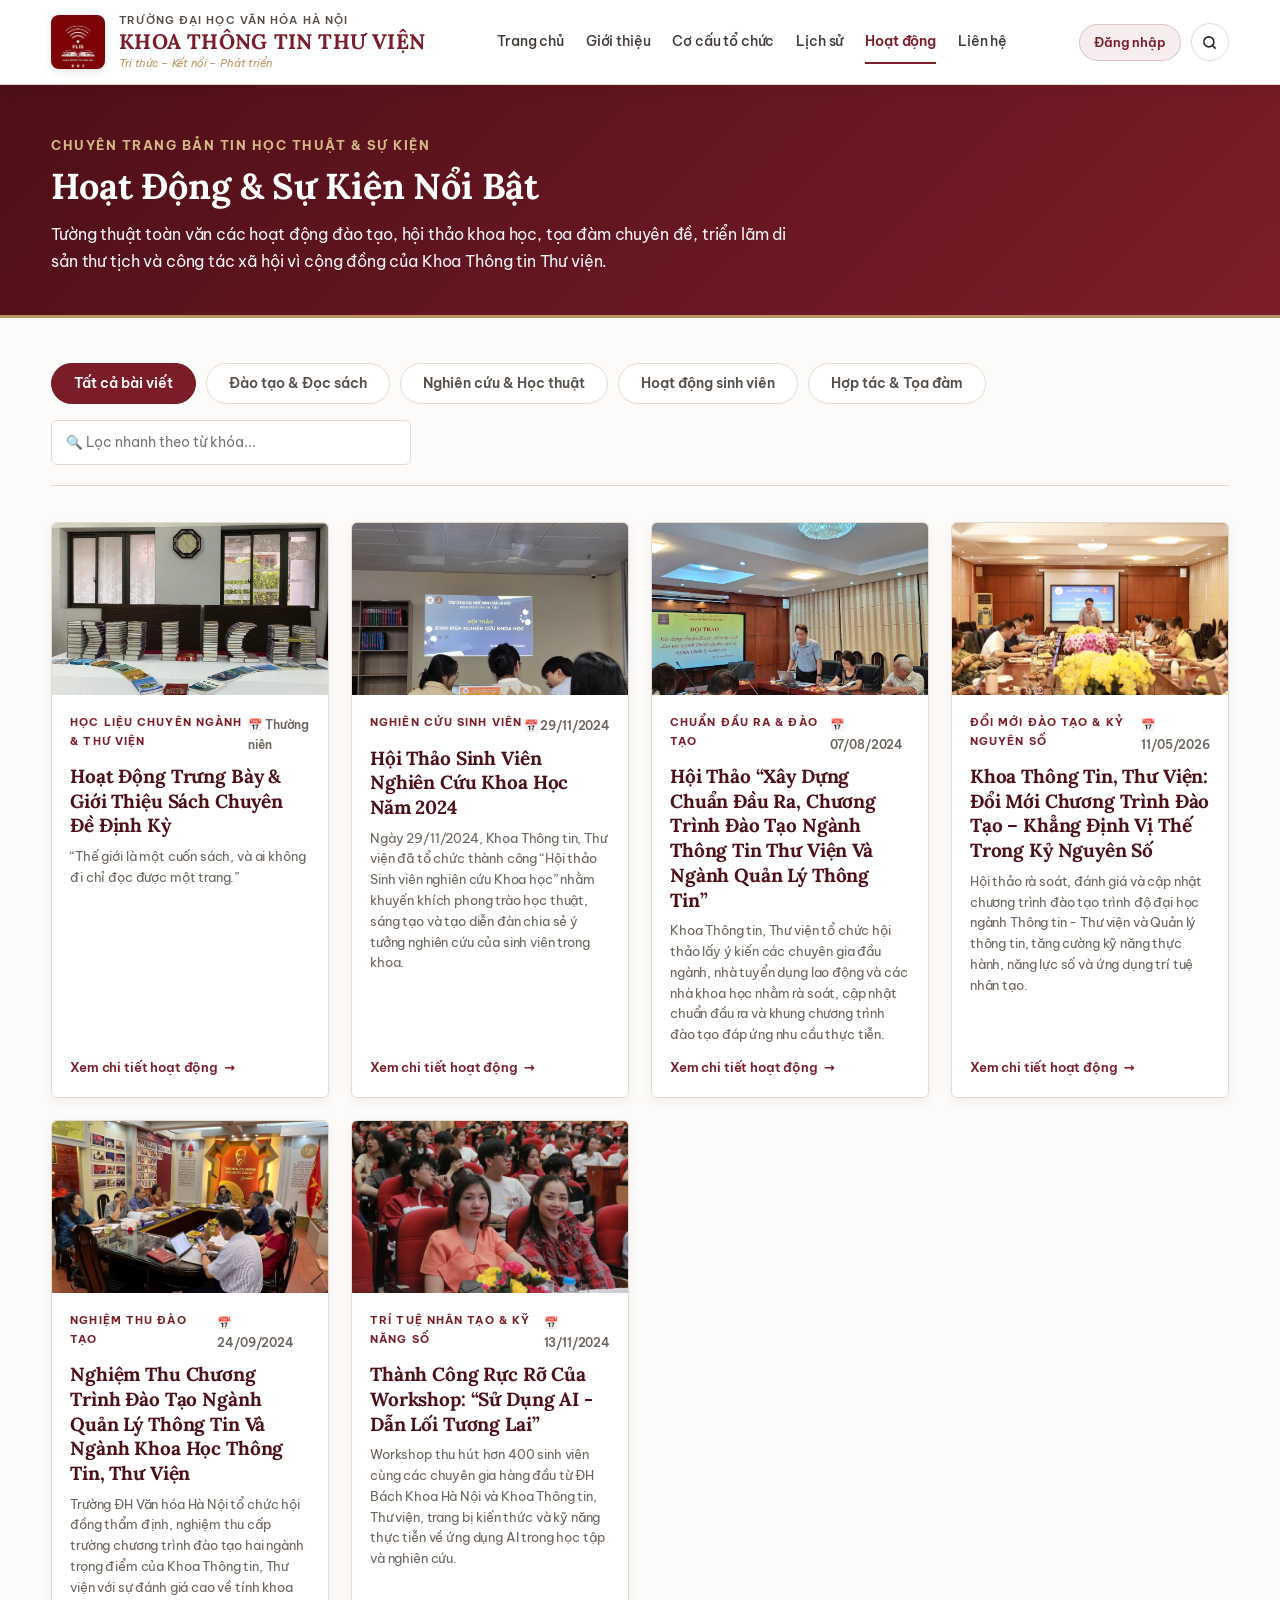
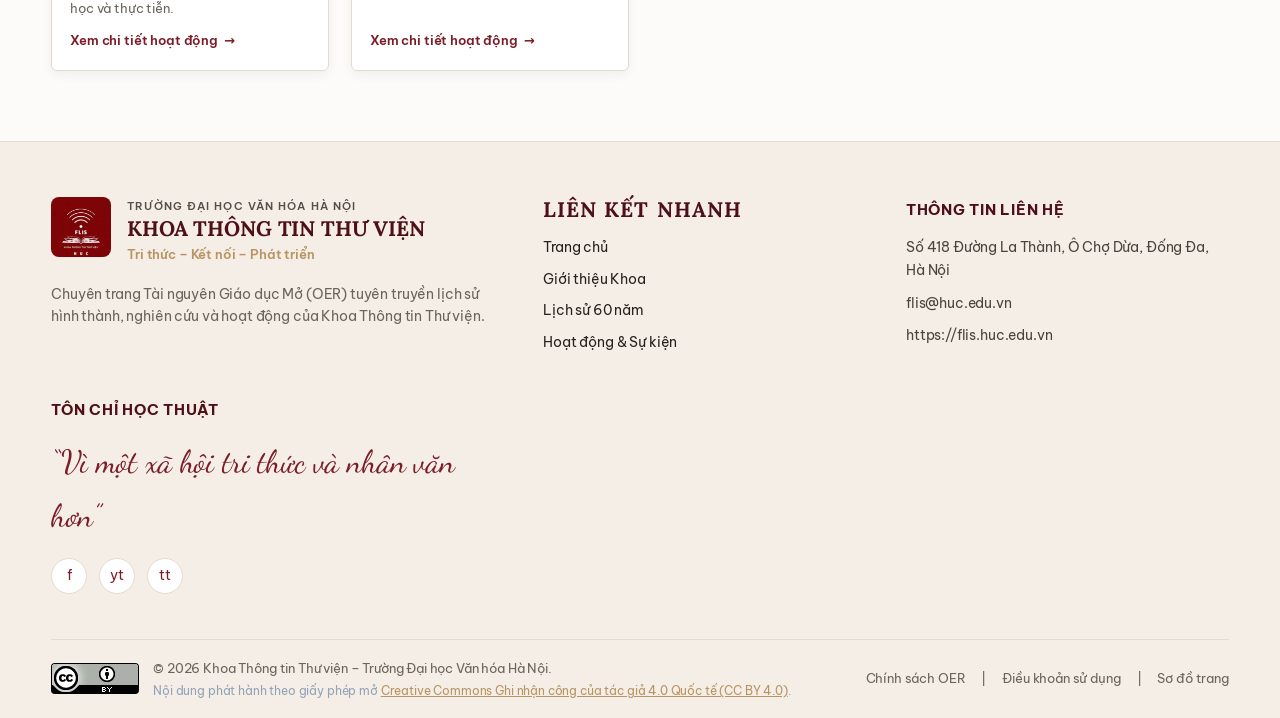
<file: activities.html>
<!doctype html>
<html lang="vi">
<head>
  <meta charset="utf-8">
  <meta name="viewport" content="width=device-width, initial-scale=1.0">
  <title>Tin Tức & Hoạt Động Nổi Bật | Khoa Thông tin Thư viện – HUC</title>
  <meta name="description" content="Chuyên trang tin tức, sự kiện học thuật, tọa đàm khoa học và hoạt động sinh viên Khoa Thông tin Thư viện - Trường Đại học Văn hóa Hà Nội.">
  <link rel="stylesheet" href="assets/css/style.css">
</head>
<body>

  <!-- HEADER / TOPBAR -->
  <header class="topbar">
    <div class="container nav">
      <a class="brand" href="index.html">
        <img class="dyn-logo" src="assets/images/flis-logo.jpg" alt="Logo Khoa Thông tin Thư viện" width="54" height="54">
        <div class="brand-text">
          <span class="brand-kicker">Trường Đại học Văn hóa Hà Nội</span>
          <span class="brand-name">KHOA THÔNG TIN THƯ VIỆN</span>
          <span class="brand-slogan dyn-slogan">Tri thức – Kết nối – Phát triển</span>
        </div>
      </a>
      
      <nav class="navlinks">
        <a href="index.html">Trang chủ</a>
        <a href="about.html">Giới thiệu</a>
        <a href="organization.html">Cơ cấu tổ chức</a>
        <a href="history.html">Lịch sử</a>
        <a class="active" href="activities.html">Hoạt động</a>
        <a href="#contact">Liên hệ</a>
      </nav>

      <div class="nav-actions">
        <a class="admin-nav-btn" href="admin.html" title="Đăng nhập quản trị">
          <span>Đăng nhập</span>
        </a>
        <button class="search-btn" aria-label="Tìm kiếm tư liệu">
          <svg width="15" height="15" viewBox="0 0 24 24" fill="none" stroke="currentColor" stroke-width="2.5" stroke-linecap="round" stroke-linejoin="round"><circle cx="11" cy="11" r="8"></circle><line x1="21" y1="21" x2="16.65" y2="16.65"></line></svg>
        </button>
      </div>
    </div>
  </header>

  <!-- SEARCH OVERLAY -->
  <div class="search-panel" id="searchPanel">
    <div class="search-box">
      <button class="close-search close-search-btn" aria-label="Đóng tìm kiếm">×</button>
      <div class="section-label" style="margin-bottom:8px;">Tra Cứu Hoạt Động & Sự Kiện</div>
      <input type="text" id="globalSearchInput" placeholder="Nhập từ khóa tìm kiếm sự kiện, tọa đàm, ngày tháng..." autofocus>
      <div class="search-results" id="searchResults"></div>
    </div>
  </div>

  <!-- PAGE HEADER -->
  <div class="page-head" style="background: linear-gradient(135deg, #4e0f17 0%, #7b1d28 100%); color:#ffffff; padding: 50px 0 40px; border-bottom: 3px solid var(--gold);">
    <div class="container">
      <div style="font-size:12.5px; text-transform:uppercase; letter-spacing:0.12em; color:var(--gold-light); margin-bottom:8px; font-weight:700;">
        CHUYÊN TRANG BẢN TIN HỌC THUẬT & SỰ KIỆN
      </div>
      <h1 style="font-family:var(--serif); font-size:36px; font-weight:700; margin-bottom:12px; line-height:1.25;">
        Hoạt Động & Sự Kiện Nổi Bật
      </h1>
      <p style="font-size:16px; color:#f1f5f9; max-width:760px; line-height:1.7;">
        Tường thuật toàn văn các hoạt động đào tạo, hội thảo khoa học, tọa đàm chuyên đề, triển lãm di sản thư tịch và công tác xã hội vì cộng đồng của Khoa Thông tin Thư viện.
      </p>
    </div>
  </div>

  <!-- MAIN NEWS CONTENT SECTION -->
  <main class="section" style="background:#fcfbf9; padding: 45px 0 70px;">
    <div class="container">
      
      <!-- TOOLBAR: FILTER & SEARCH -->
      <div style="display:flex; flex-wrap:wrap; justify-content:space-between; align-items:center; gap:16px; margin-bottom:36px; padding-bottom:20px; border-bottom:1px solid var(--line);">
        <div class="filters" style="margin-bottom:0;">
          <button class="filter-btn active" data-category="all">Tất cả bài viết</button>
          <button class="filter-btn" data-category="daotao">Đào tạo & Đọc sách</button>
          <button class="filter-btn" data-category="nghiencuu">Nghiên cứu & Học thuật</button>
          <button class="filter-btn" data-category="sinhvien">Hoạt động sinh viên</button>
          <button class="filter-btn" data-category="hoptac">Hợp tác & Tọa đàm</button>
        </div>

        <div style="min-width:280px; flex:1; max-width:360px;">
          <input type="text" id="newsKeywordInput" placeholder="🔍 Lọc nhanh theo từ khóa..." style="width:100%; padding:10px 14px; border:1px solid var(--line); border-radius:6px; font-size:13.5px; outline:none; background:#ffffff;">
        </div>
      </div>

      <!-- COMPACT CARD GRID CONTAINER -->
      <div class="card-grid" id="newsFeedContainer">

        <article class="activity-card" data-id="act-7" style="cursor:pointer; display:flex; flex-direction:column;" tabindex="0" role="button" aria-label="Xem chi tiết Hoạt Động Trưng Bày & Giới Thiệu Sách Chuyên Đề Định Kỳ">
          <div class="activity-card-img">
            <img src="assets/images/event_trung_bay_sach_dinh_ky.png" alt="Hoạt Động Trưng Bày & Giới Thiệu Sách Chuyên Đề Định Kỳ" loading="lazy">
          </div>
          <div class="activity-card-body" style="display:flex; flex-direction:column; flex:1;">
            <div style="display:flex; justify-content:space-between; align-items:center; margin-bottom:8px;">
              <div class="activity-card-tag">Học liệu chuyên ngành</div>
              <small style="color:var(--muted); font-size:11.5px; font-weight:600;">📅 Thường niên</small>
            </div>
            <h3 class="activity-card-title">Hoạt Động Trưng Bày & Giới Thiệu Sách Chuyên Đề Định Kỳ</h3>
            <p class="activity-card-desc">Hoạt động định kỳ trưng bày sách chuyên ngành, giáo trình số và tài liệu nghiên cứu mới nhất, hỗ trợ tối ưu nhu cầu tra cứu và nghiên cứu học thuật của cán bộ, giảng viên và sinh viên.</p>
            <div style="margin-top:auto; padding-top:12px; color:var(--wine); font-size:13px; font-weight:600; display:flex; align-items:center; gap:6px;">
              <span>Xem chi tiết hoạt động</span> <span style="transition:transform 0.2s;">→</span>
            </div>
          </div>
        </article>
        <article class="activity-card" data-id="act-8" style="cursor:pointer; display:flex; flex-direction:column;" tabindex="0" role="button" aria-label="Xem chi tiết Hội Thảo Sinh Viên Nghiên Cứu Khoa Học Năm 2024">
          <div class="activity-card-img">
            <img src="assets/images/event_sv_nckh_2024_0_0.png" alt="Hội Thảo Sinh Viên Nghiên Cứu Khoa Học Năm 2024" loading="lazy">
          </div>
          <div class="activity-card-body" style="display:flex; flex-direction:column; flex:1;">
            <div style="display:flex; justify-content:space-between; align-items:center; margin-bottom:8px;">
              <div class="activity-card-tag">Nghiên cứu sinh viên</div>
              <small style="color:var(--muted); font-size:11.5px; font-weight:600;">📅 29/11/2024</small>
            </div>
            <h3 class="activity-card-title">Hội Thảo Sinh Viên Nghiên Cứu Khoa Học Năm 2024</h3>
            <p class="activity-card-desc">Ngày 29/11/2024, Khoa Thông tin, Thư viện đã tổ chức thành công “Hội thảo Sinh viên nghiên cứu Khoa học” nhằm khuyến khích phong trào học thuật, sáng tạo và tạo diễn đàn chia sẻ ý tưởng nghiên cứu của sinh viên trong khoa.</p>
            <div style="margin-top:auto; padding-top:12px; color:var(--wine); font-size:13px; font-weight:600; display:flex; align-items:center; gap:6px;">
              <span>Xem chi tiết hoạt động</span> <span style="transition:transform 0.2s;">→</span>
            </div>
          </div>
        </article>

        <article class="activity-card" data-id="act-9" style="cursor:pointer; display:flex; flex-direction:column;" tabindex="0" role="button" aria-label="Xem chi tiết Hội Thảo “Xây Dựng Chuẩn Đầu Ra, Chương Trình Đào Tạo Ngành Thông Tin Thư Viện Và Ngành Quản Lý Thông Tin”">
          <div class="activity-card-img">
            <img src="assets/images/event_chuan_dau_ra_ctdt_1_0.png" alt="Hội Thảo “Xây Dựng Chuẩn Đầu Ra, Chương Trình Đào Tạo Ngành Thông Tin Thư Viện Và Ngành Quản Lý Thông Tin”" loading="lazy">
          </div>
          <div class="activity-card-body" style="display:flex; flex-direction:column; flex:1;">
            <div style="display:flex; justify-content:space-between; align-items:center; margin-bottom:8px;">
              <div class="activity-card-tag">Chuẩn đầu ra & Đào tạo</div>
              <small style="color:var(--muted); font-size:11.5px; font-weight:600;">📅 07/08/2024</small>
            </div>
            <h3 class="activity-card-title">Hội Thảo “Xây Dựng Chuẩn Đầu Ra, Chương Trình Đào Tạo Ngành Thông Tin Thư Viện Và Ngành Quản Lý Thông Tin”</h3>
            <p class="activity-card-desc">Khoa Thông tin, Thư viện tổ chức hội thảo lấy ý kiến các chuyên gia đầu ngành, nhà tuyển dụng lao động và các nhà khoa học nhằm rà soát, cập nhật chuẩn đầu ra và khung chương trình đào tạo đáp ứng nhu cầu thực tiễn.</p>
            <div style="margin-top:auto; padding-top:12px; color:var(--wine); font-size:13px; font-weight:600; display:flex; align-items:center; gap:6px;">
              <span>Xem chi tiết hoạt động</span> <span style="transition:transform 0.2s;">→</span>
            </div>
          </div>
        </article>

        <article class="activity-card" data-id="act-10" style="cursor:pointer; display:flex; flex-direction:column;" tabindex="0" role="button" aria-label="Xem chi tiết Khoa Thông Tin, Thư Viện: Đổi Mới Chương Trình Đào Tạo – Khẳng Định Vị Thế Trong Kỷ Nguyên Số">
          <div class="activity-card-img">
            <img src="assets/images/event_doi_moi_ky_nguyen_so_1_0.png" alt="Khoa Thông Tin, Thư Viện: Đổi Mới Chương Trình Đào Tạo – Khẳng Định Vị Thế Trong Kỷ Nguyên Số" loading="lazy">
          </div>
          <div class="activity-card-body" style="display:flex; flex-direction:column; flex:1;">
            <div style="display:flex; justify-content:space-between; align-items:center; margin-bottom:8px;">
              <div class="activity-card-tag">Đổi mới đào tạo & Kỷ nguyên số</div>
              <small style="color:var(--muted); font-size:11.5px; font-weight:600;">📅 11/05/2026</small>
            </div>
            <h3 class="activity-card-title">Khoa Thông Tin, Thư Viện: Đổi Mới Chương Trình Đào Tạo – Khẳng Định Vị Thế Trong Kỷ Nguyên Số</h3>
            <p class="activity-card-desc">Hội thảo rà soát, đánh giá và cập nhật chương trình đào tạo trình độ đại học ngành Thông tin - Thư viện và Quản lý thông tin, tăng cường kỹ năng thực hành, năng lực số và ứng dụng trí tuệ nhân tạo.</p>
            <div style="margin-top:auto; padding-top:12px; color:var(--wine); font-size:13px; font-weight:600; display:flex; align-items:center; gap:6px;">
              <span>Xem chi tiết hoạt động</span> <span style="transition:transform 0.2s;">→</span>
            </div>
          </div>
        </article>

        <article class="activity-card" data-id="act-11" style="cursor:pointer; display:flex; flex-direction:column;" tabindex="0" role="button" aria-label="Xem chi tiết Nghiệm Thu Chương Trình Đào Tạo Ngành Quản Lý Thông Tin Và Ngành Khoa Học Thông Tin, Thư Viện">
          <div class="activity-card-img">
            <img src="assets/images/event_nghiem_thu_ctdt_0_0.png" alt="Nghiệm Thu Chương Trình Đào Tạo Ngành Quản Lý Thông Tin Và Ngành Khoa Học Thông Tin, Thư Viện" loading="lazy">
          </div>
          <div class="activity-card-body" style="display:flex; flex-direction:column; flex:1;">
            <div style="display:flex; justify-content:space-between; align-items:center; margin-bottom:8px;">
              <div class="activity-card-tag">Nghiệm thu đào tạo</div>
              <small style="color:var(--muted); font-size:11.5px; font-weight:600;">📅 24/09/2024</small>
            </div>
            <h3 class="activity-card-title">Nghiệm Thu Chương Trình Đào Tạo Ngành Quản Lý Thông Tin Và Ngành Khoa Học Thông Tin, Thư Viện</h3>
            <p class="activity-card-desc">Trường ĐH Văn hóa Hà Nội tổ chức hội đồng thẩm định, nghiệm thu cấp trường chương trình đào tạo hai ngành trọng điểm của Khoa Thông tin, Thư viện với sự đánh giá cao về tính khoa học và thực tiễn.</p>
            <div style="margin-top:auto; padding-top:12px; color:var(--wine); font-size:13px; font-weight:600; display:flex; align-items:center; gap:6px;">
              <span>Xem chi tiết hoạt động</span> <span style="transition:transform 0.2s;">→</span>
            </div>
          </div>
        </article>

        <article class="activity-card" data-id="act-12" style="cursor:pointer; display:flex; flex-direction:column;" tabindex="0" role="button" aria-label="Xem chi tiết Thành Công Rực Rỡ Của Workshop: “Sử Dụng AI - Dẫn Lối Tương Lai”">
          <div class="activity-card-img">
            <img src="assets/images/event_workshop_ai_tuong_lai_0_0.png" alt="Thành Công Rực Rỡ Của Workshop: “Sử Dụng AI - Dẫn Lối Tương Lai”" loading="lazy">
          </div>
          <div class="activity-card-body" style="display:flex; flex-direction:column; flex:1;">
            <div style="display:flex; justify-content:space-between; align-items:center; margin-bottom:8px;">
              <div class="activity-card-tag">Trí tuệ nhân tạo & Kỹ năng số</div>
              <small style="color:var(--muted); font-size:11.5px; font-weight:600;">📅 13/11/2024</small>
            </div>
            <h3 class="activity-card-title">Thành Công Rực Rỡ Của Workshop: “Sử Dụng AI - Dẫn Lối Tương Lai”</h3>
            <p class="activity-card-desc">Workshop thu hút hơn 400 sinh viên cùng các chuyên gia hàng đầu từ ĐH Bách Khoa Hà Nội và Khoa Thông tin, Thư viện, trang bị kiến thức và kỹ năng thực tiễn về ứng dụng AI trong học tập và nghiên cứu.</p>
            <div style="margin-top:auto; padding-top:12px; color:var(--wine); font-size:13px; font-weight:600; display:flex; align-items:center; gap:6px;">
              <span>Xem chi tiết hoạt động</span> <span style="transition:transform 0.2s;">→</span>
            </div>
          </div>
        </article>
      </div>

    </div>
  </main>

  <!-- FOOTER -->
  <footer id="contact">
    <div class="container footer-grid">
      <div>
        <a href="index.html" class="footer-brand" style="text-decoration:none; color:inherit;" title="Trang chủ Khoa Thông tin Thư viện">
          <img class="dyn-logo" src="assets/images/flis-logo.jpg" alt="Logo Khoa" width="60" height="60" style="border-radius:8px;">
          <div>
            <div class="brand-kicker">Trường Đại học Văn hóa Hà Nội</div>
            <div class="footer-title">KHOA THÔNG TIN THƯ VIỆN</div>
            <small style="color:var(--gold); font-weight:600;">Tri thức – Kết nối – Phát triển</small>
          </div>
        </a>
        <p style="color:var(--muted); font-size:13.5px; line-height:1.6; max-width:440px;">
          Chuyên trang Tài nguyên Giáo dục Mở (OER) tuyên truyền lịch sử hình thành, nghiên cứu và hoạt động của Khoa Thông tin Thư viện.
        </p>
      </div>

      <div>
        <div class="footer-title" style="font-weight:700; color:var(--wine-dark); margin-bottom:14px; text-transform:uppercase; letter-spacing:0.05em;">Liên kết nhanh</div>
        <div style="display:flex; flex-direction:column; gap:8px; font-size:14px;">
          <a href="index.html">Trang chủ</a>
          <a href="about.html">Giới thiệu Khoa</a>
          <a href="history.html">Lịch sử 60 năm</a>
          <a href="activities.html">Hoạt động & Sự kiện</a>
        </div>
      </div>

      <div>
        <div style="font-weight:700; color:var(--wine-dark); margin-bottom:14px; text-transform:uppercase; letter-spacing:0.05em;">Thông tin liên hệ</div>
        <div class="footer-contact-item dyn-address">Số 418 Đường La Thành, Ô Chợ Dừa, Đống Đa, Hà Nội</div>
        <div class="footer-contact-item dyn-email">flis@huc.edu.vn</div>
        <div class="footer-contact-item dyn-website">https://flis.huc.edu.vn</div>
      </div>

      <div>
        <div style="font-weight:700; color:var(--wine-dark); margin-bottom:14px; text-transform:uppercase; letter-spacing:0.05em;">Tôn chỉ học thuật</div>
        <div class="footer-slogan dyn-footer-slogan">“Vì một xã hội tri thức và nhân văn hơn”</div>
        <div class="social-links">
          <a class="social-link" href="https://facebook.com" target="_blank" rel="noopener" aria-label="Facebook">f</a>
          <a class="social-link" href="https://youtube.com" target="_blank" rel="noopener" aria-label="YouTube">yt</a>
          <a class="social-link" href="https://tiktok.com" target="_blank" rel="noopener" aria-label="TikTok">tt</a>
        </div>
      </div>
    </div>

        <div class="container footer-bottom">
      <div style="display:flex; align-items:center; gap:14px; flex-wrap:wrap;">
        <a class="oer-license-badge" href="https://creativecommons.org/licenses/by/4.0/deed.vi" target="_blank" rel="noopener license" title="Giấy phép Creative Commons Ghi nhận công của tác giả 4.0 Quốc tế">
          <img src="assets/images/cc-by-88x31.png" alt="Creative Commons Attribution 4.0 International (CC BY 4.0)" width="88" height="31">
        </a>
        <div>
          <div>© 2026 Khoa Thông tin Thư viện – Trường Đại học Văn hóa Hà Nội.</div>
          <div style="font-size:11.5px; color:#94a3b8; margin-top:2px;">
            Nội dung phát hành theo giấy phép mở <a href="https://creativecommons.org/licenses/by/4.0/deed.vi" target="_blank" rel="noopener license" style="color:var(--gold); text-decoration:underline;">Creative Commons Ghi nhận công của tác giả 4.0 Quốc tế (CC BY 4.0)</a>.
          </div>
        </div>
      </div>
      <div style="display:flex; gap:16px; flex-wrap:wrap;">
        <a href="about.html">Chính sách OER</a>
        <span>|</span>
        <a href="about.html">Điều khoản sử dụng</a>
        <span>|</span>
        <a href="about.html">Sơ đồ trang</a>
      </div>
    </div>
  </footer>

    <!-- MODAL XEM TÀI LIỆU TOÀN VĂN -->
  <div class="doc-modal" id="globalDocModal" style="display:none;">
    <div class="doc-modal-content">
      <button class="close-search close-doc-btn" style="top:18px;right:18px;width:38px;height:38px;display:flex;align-items:center;justify-content:center;font-size:24px;border:none;background:#fbf7f0;border-radius:50%;cursor:pointer;color:#7b1d28;font-weight:bold;z-index:10;" aria-label="Đóng">×</button>
      <div class="section-label modal-doc-label" style="margin-bottom:8px;font-size:12px;font-weight:700;color:#7b1d28;letter-spacing:0.08em;text-transform:uppercase;"></div>
      <h2 id="modalDocTitle" style="font-family:Georgia,serif;font-size:24px;color:#4e0f17;margin-bottom:18px;line-height:1.35;padding-right:40px;"></h2>
      <div id="modalDocBody"></div>
    </div>
  </div>

  <script src="assets/js/data-manager.js"></script>
  <script src="assets/js/main.js"></script>
  <script>
    document.addEventListener("DOMContentLoaded", () => {
      const container = document.getElementById("newsFeedContainer");
      const filterBtns = document.querySelectorAll(".filter-btn");
      const keywordInput = document.getElementById("newsKeywordInput");

      let currentCategory = "all";
      let searchKeyword = "";

      function openModalForAct(item) {
        if (!item) return;
        if (window.openActivityModalById) {
          window.openActivityModalById(item.id);
        }
      }

      function bindCardListeners(acts) {
        if (!container) return;
        container.querySelectorAll(".activity-card").forEach(card => {
          const handler = () => {
            const id = card.getAttribute("data-id");
            const item = acts.find(a => a.id === id);
            if (item) openModalForAct(item);
          };
          card.addEventListener("click", handler);
          card.addEventListener("keydown", (e) => {
            if (e.key === "Enter" || e.key === " ") {
              e.preventDefault();
              handler();
            }
          });
        });
      }

      function renderNewsArticles() {
        if (!container) return;
        const allActs = window.DataManager ? window.DataManager.getActivities() : [];
        
        let list = currentCategory === "all" 
          ? allActs 
          : allActs.filter(a => a.category === currentCategory || (currentCategory === "nghiencuu" && (a.category === "sinhvien" || a.id === "act-8")) || (currentCategory === "sinhvien" && a.id === "act-8"));

        if (searchKeyword) {
          const q = searchKeyword.toLowerCase();
          list = list.filter(a => 
            (a.title + " " + a.description + " " + (a.details || "") + " " + (a.location || "") + " " + (a.organizer || "")).toLowerCase().includes(q)
          );
        }

        if (!list.length) {
          container.innerHTML = `
            <div style="grid-column: 1 / -1; text-align:center; padding:50px 20px; background:#fff; border:1px dashed var(--line); border-radius:8px;">
              <p style="font-size:16px; color:var(--muted); margin-bottom:10px;">Không tìm thấy bài viết nào phù hợp.</p>
              <button class="btn btn-outline" style="font-size:13px;" onclick="document.getElementById('newsKeywordInput').value=''; document.querySelector('.filter-btn[data-category=all]').click();">Xem tất cả bài viết</button>
            </div>
          `;
          return;
        }

        container.innerHTML = list.map(item => `
          <article class="activity-card" data-id="${item.id}" style="cursor:pointer; display:flex; flex-direction:column;" tabindex="0" role="button" aria-label="Xem chi tiết ${item.title}">
            <div class="activity-card-img">
              <img src="${item.image || 'assets/images/placeholder.svg'}" alt="${item.title}" loading="lazy">
            </div>
            <div class="activity-card-body" style="display:flex; flex-direction:column; flex:1;">
              <div style="display:flex; justify-content:space-between; align-items:center; margin-bottom:8px;">
                <div class="activity-card-tag">${item.tag || item.categoryName || 'Sự kiện'}</div>
                ${item.date ? `<small style="color:var(--muted); font-size:11.5px; font-weight:600;">📅 ${item.date}</small>` : ''}
              </div>
              <h3 class="activity-card-title">${item.title}</h3>
              <p class="activity-card-desc">${item.description}</p>
              <div style="margin-top:auto; padding-top:12px; color:var(--wine); font-size:13px; font-weight:600; display:flex; align-items:center; gap:6px;">
                <span>Xem chi tiết hoạt động</span> <span style="transition:transform 0.2s;">→</span>
              </div>
            </div>
          </article>
        `).join("");

        bindCardListeners(allActs);
      }

      filterBtns.forEach(btn => {
        btn.addEventListener("click", () => {
          filterBtns.forEach(b => b.classList.remove("active"));
          btn.classList.add("active");
          currentCategory = btn.getAttribute("data-category");
          renderNewsArticles();
        });
      });

      keywordInput?.addEventListener("input", (e) => {
        searchKeyword = e.target.value.trim();
        renderNewsArticles();
      });

      renderNewsArticles();
      window.addEventListener("storage", renderNewsArticles);
    });
  </script>
</body>
</html>
</file>
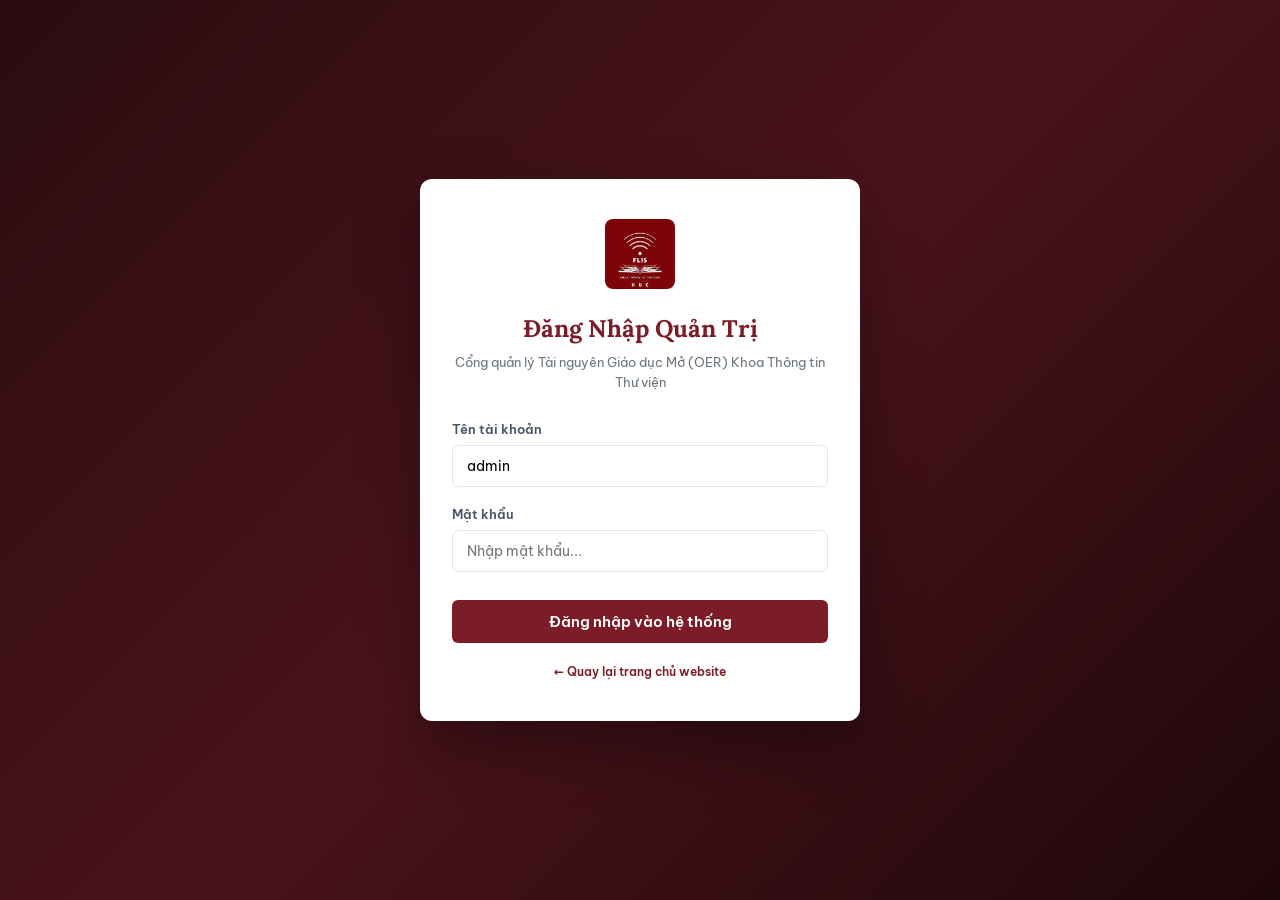
<file: admin.html>
<!doctype html>
<html lang="vi">
<head>
  <meta charset="utf-8">
  <meta name="viewport" content="width=device-width, initial-scale=1.0">
  <title>Hệ Thống Quản Trị Website OER | Khoa Thông tin Thư viện</title>
  <link rel="stylesheet" href="assets/css/admin.css">
</head>
<body>

  <!-- 1. MÀN HÌNH ĐĂNG NHẬP -->
  <div class="login-screen" id="loginScreen">
    <div class="login-card">
      <a href="index.html" title="Quay về trang chủ OER">
        <img class="login-logo dyn-logo" src="assets/images/flis-logo.jpg" alt="Logo Khoa" style="border-radius:8px;">
      </a>
      <h1 class="login-title">Đăng Nhập Quản Trị</h1>
      <p class="login-sub">Cổng quản lý Tài nguyên Giáo dục Mở (OER) Khoa Thông tin Thư viện</p>

      <div id="loginError" style="display:none; background:#fee2e2; color:#b91c1c; padding:10px; border-radius:6px; font-size:13px; margin-bottom:16px;"></div>

      <form id="loginForm">
        <div class="form-group">
          <label class="form-label">Tên tài khoản</label>
          <input type="text" id="loginUser" class="form-control" placeholder="admin" value="admin" required autocomplete="username">
        </div>
        <div class="form-group">
          <label class="form-label">Mật khẩu</label>
          <input type="password" id="loginPass" class="form-control" placeholder="Nhập mật khẩu..." required autocomplete="current-password">
        </div>
        <button type="submit" class="login-btn">Đăng nhập vào hệ thống</button>
      </form>
      <div style="margin-top:20px; font-size:12px; color:var(--admin-muted);">
        <a href="index.html" style="color:var(--admin-primary); font-weight:600;">← Quay lại trang chủ website</a>
      </div>
    </div>
  </div>

  <!-- 2. GIAO DIỆN QUẢN TRỊ VIÊN -->
  <div class="admin-layout" id="adminLayout" style="display:none;">
    
    <!-- SIDEBAR -->
    <aside class="admin-sidebar">
      <a href="index.html" class="sidebar-header" style="text-decoration:none; color:inherit;" title="Xem trang chủ OER">
        <img class="dyn-logo" src="assets/images/flis-logo.jpg" alt="Logo" style="border-radius:6px;">
        <div>
          <div class="sidebar-title">QUẢN TRỊ OER</div>
          <div class="sidebar-sub">Khoa Thông tin Thư viện</div>
        </div>
      </a>

      <nav class="sidebar-nav">
        <div class="nav-item active" data-tab="tabDashboard">
          <span>Tổng quan</span>
        </div>
        <div class="nav-item" data-tab="tabImages">
          <span>Hình ảnh & Giao diện</span>
        </div>
        <div class="nav-item" data-tab="tabMilestones">
          <span>Mốc lịch sử</span>
        </div>
        <div class="nav-item" data-tab="tabActivities">
          <span>Hoạt động nổi bật</span>
        </div>
        <div class="nav-item" data-tab="tabResources">
          <span>Tài nguyên OER</span>
        </div>
        <div class="nav-item" data-tab="tabQuiz">
          <span>Góc học tập & Quiz</span>
        </div>
        <div class="nav-item" data-tab="tabSettings">
          <span>Cài đặt chung & Nội dung</span>
        </div>
        <div class="nav-item" data-tab="tabBackup">
          <span>Sao lưu & Xuất dữ liệu</span>
        </div>
      </nav>

      <div class="sidebar-footer">
        <button id="logoutBtn" class="btn-secondary" style="width:100%; justify-content:center;">
          <span>Đăng xuất</span>
        </button>
      </div>
    </aside>

    <!-- MAIN CONTENT AREA -->
    <main class="admin-main">
      
      <!-- TOPBAR -->
      <header class="admin-topbar">
        <div class="topbar-left">
          <h2 class="topbar-heading" id="currentTabTitle">Tổng quan hệ thống</h2>
        </div>
        <div class="topbar-right">
          <a href="index.html" target="_blank" class="btn-secondary btn-sm" title="Mở trang chủ">
            Xem trang website
          </a>
          <button id="openChangePassBtn" class="btn-secondary btn-sm">
            Đổi mật khẩu
          </button>
          <span class="badge-role">Quản trị viên</span>
        </div>
      </header>

      <!-- BODY CONTENT PANES -->
      <div class="admin-body">
        
        <!-- TAB 1: DASHBOARD OVERVIEW -->
        <div class="tab-pane" id="tabDashboard">
          <div class="stats-grid">
            <div class="stat-widget">
              <div class="stat-widget-icon" style="background:#fee2e2; color:#991b1b; font-weight:700;">H</div>
              <div>
                <div class="stat-widget-val" id="countMilestones">0</div>
                <div class="stat-widget-lbl">Mốc lịch sử (1961 - nay)</div>
              </div>
            </div>
            <div class="stat-widget">
              <div class="stat-widget-icon" style="background:#e0e7ff; color:#3730a3; font-weight:700;">A</div>
              <div>
                <div class="stat-widget-val" id="countActivities">0</div>
                <div class="stat-widget-lbl">Hoạt động nổi bật</div>
              </div>
            </div>
            <div class="stat-widget">
              <div class="stat-widget-icon" style="background:#ecfdf5; color:#065f46; font-weight:700;">R</div>
              <div>
                <div class="stat-widget-val" id="countResources">0</div>
                <div class="stat-widget-lbl">Tài nguyên OER số hóa</div>
              </div>
            </div>
            <div class="stat-widget">
              <div class="stat-widget-icon" style="background:#fef3c7; color:#92400e; font-weight:700;">Q</div>
              <div>
                <div class="stat-widget-val" id="countQuiz">0</div>
                <div class="stat-widget-lbl">Câu hỏi trắc nghiệm</div>
              </div>
            </div>
          </div>

          <div class="admin-card">
            <h3 class="card-title" style="margin-bottom:12px;">Hệ Thống Quản Trị Website Tài Nguyên Giáo Dục Mở</h3>
            <p style="color:var(--admin-muted); line-height:1.7;">
              Hệ thống cho phép bạn toàn quyền thêm mới, chỉnh sửa, xóa và kiểm soát mọi nội dung và hình ảnh trên website:
            </p>
            <ul style="margin:12px 0 0 20px; color:#475569; line-height:1.8;">
              <li><strong>Hình ảnh & Giao diện:</strong> Tải lên ảnh Logo, ảnh nền Banner chính, bộ ảnh khối Về Chúng Tôi trực tiếp từ máy tính.</li>
              <li><strong>Quản lý Mốc lịch sử:</strong> Cập nhật mốc son phát triển, ảnh tư liệu scan, nguồn kiểm chứng OER.</li>
              <li><strong>Hoạt động nổi bật:</strong> Quản lý bài viết về hội thảo khoa học, triển lãm sách, kiến tập và phong trào sinh viên.</li>
              <li><strong>Tài nguyên giáo dục mở:</strong> Quản lý bài đọc ngắn, kỷ yếu số hóa và bản quyền Creative Commons.</li>
              <li><strong>Sao lưu dữ liệu:</strong> Xuất toàn bộ dữ liệu ra file JSON chỉ với một thao tác.</li>
            </ul>
          </div>
        </div>

        <!-- TAB 2: QUẢN LÝ HÌNH ẢNH & GIAO DIỆN -->
        <div class="tab-pane" id="tabImages" style="display:none;">
          <div class="admin-card">
            <div class="card-header-flex">
              <div>
                <h3 class="card-title">Tùy Biến Hình Ảnh Giao Diện & Thương Hiệu</h3>
                <p style="font-size:12.5px; color:var(--admin-muted);">Tải ảnh trực tiếp từ máy tính của bạn hoặc nhập đường dẫn file. Ảnh sẽ hiển thị ngay lập tức trên website.</p>
              </div>
              <button class="btn-primary" id="saveUiImagesBtn">Lưu thay đổi hình ảnh</button>
            </div>

            <div style="display:grid; grid-template-columns:1fr 1fr; gap:24px;">
              
              <!-- Logo -->
              <div style="background:#f8fafc; border:1px solid var(--admin-border); border-radius:8px; padding:20px;">
                <div style="display:flex; justify-content:space-between; align-items:center; margin-bottom:6px;">
                  <h4 style="font-size:15px; margin:0;">1. Logo Khoa & Trường</h4>
                  <button type="button" class="btn-clear-file" id="clearLogoBtn" style="font-size:11.5px; color:#dc2626; background:#fee2e2; border:1px solid #fca5a5; border-radius:4px; padding:3px 8px; cursor:pointer;" title="Xóa tệp tùy chỉnh và đưa về logo mặc định">🗑️ Xóa tệp / Reset</button>
                </div>
                <p style="font-size:12px; color:var(--admin-muted); margin-bottom:12px;">Hiển thị trên thanh menu chính và chân trang footer.</p>
                <div style="display:flex; gap:16px; align-items:center; margin-bottom:12px;">
                  <img id="previewLogo" src="assets/images/flis-logo.jpg" alt="Preview Logo" style="width:70px; height:70px; object-fit:cover; border:1px solid var(--admin-border); border-radius:6px; padding:2px; background:#fff;">
                  <div style="flex-grow:1;">
                    <label class="form-label">Chọn ảnh từ máy tính:</label>
                    <input type="file" id="uploadLogoFile" accept="image/*" class="form-control" style="font-size:12.5px;">
                  </div>
                </div>
                <input type="text" id="inputLogoUrl" class="form-control" placeholder="Đường dẫn: assets/images/flis-logo.jpg">
              </div>

              <!-- Hero Background -->
              <div style="background:#f8fafc; border:1px solid var(--admin-border); border-radius:8px; padding:20px;">
                <div style="display:flex; justify-content:space-between; align-items:center; margin-bottom:6px;">
                  <h4 style="font-size:15px; margin:0;">2. Ảnh Nền Banner Hero Chính</h4>
                  <button type="button" class="btn-clear-file" id="clearHeroBgBtn" style="font-size:11.5px; color:#dc2626; background:#fee2e2; border:1px solid #fca5a5; border-radius:4px; padding:3px 8px; cursor:pointer;" title="Xóa tệp ảnh nền và đưa về mặc định">🗑️ Xóa tệp / Reset</button>
                </div>
                <p style="font-size:12px; color:var(--admin-muted); margin-bottom:12px;">Ảnh nền khu vực tiêu đề đầu trang chủ.</p>
                <div style="display:flex; gap:16px; align-items:center; margin-bottom:12px;">
                  <img id="previewHeroBg" src="assets/images/hero-bg.svg" alt="Preview Hero" style="width:110px; height:70px; object-fit:cover; border:1px solid var(--admin-border); border-radius:4px; background:#fff;">
                  <div style="flex-grow:1;">
                    <label class="form-label">Chọn ảnh từ máy tính:</label>
                    <input type="file" id="uploadHeroBgFile" accept="image/*" class="form-control" style="font-size:12.5px;">
                  </div>
                </div>
                <input type="text" id="inputHeroBgUrl" class="form-control" placeholder="Đường dẫn ảnh nền hero">
              </div>

              <!-- About Image 1 (Large) -->
              <div style="background:#f8fafc; border:1px solid var(--admin-border); border-radius:8px; padding:20px;">
                <div style="display:flex; justify-content:space-between; align-items:center; margin-bottom:6px;">
                  <h4 style="font-size:15px; margin:0;">3. Ảnh Khối Về Chúng Tôi (Khung lớn)</h4>
                  <button type="button" class="btn-clear-file" id="clearAboutLargeBtn" style="font-size:11.5px; color:#dc2626; background:#fee2e2; border:1px solid #fca5a5; border-radius:4px; padding:3px 8px; cursor:pointer;" title="Xóa ảnh và đưa về mặc định">🗑️ Xóa tệp / Reset</button>
                </div>
                <p style="font-size:12px; color:var(--admin-muted); margin-bottom:12px;">Vị trí ảnh sinh viên học tập & nghiên cứu.</p>
                <div style="display:flex; gap:16px; align-items:center; margin-bottom:12px;">
                  <img id="previewAboutLarge" src="assets/images/placeholder.svg" alt="Preview" style="width:110px; height:70px; object-fit:cover; border:1px solid var(--admin-border); border-radius:4px; background:#fff;">
                  <div style="flex-grow:1;">
                    <label class="form-label">Chọn ảnh từ máy tính:</label>
                    <input type="file" id="uploadAboutLargeFile" accept="image/*" class="form-control" style="font-size:12.5px;">
                  </div>
                </div>
                <input type="text" id="inputAboutLargeUrl" class="form-control" placeholder="Đường dẫn ảnh lớn">
              </div>

              <!-- About Stack 1 (Top right) -->
              <div style="background:#f8fafc; border:1px solid var(--admin-border); border-radius:8px; padding:20px;">
                <div style="display:flex; justify-content:space-between; align-items:center; margin-bottom:6px;">
                  <h4 style="font-size:15px; margin:0;">4. Ảnh Khối Về Chúng Tôi (Phía trên)</h4>
                  <button type="button" class="btn-clear-file" id="clearAboutStack1Btn" style="font-size:11.5px; color:#dc2626; background:#fee2e2; border:1px solid #fca5a5; border-radius:4px; padding:3px 8px; cursor:pointer;" title="Xóa ảnh và đưa về mặc định">🗑️ Xóa tệp / Reset</button>
                </div>
                <p style="font-size:12px; color:var(--admin-muted); margin-bottom:12px;">Không gian kết nối tri thức / Thư viện.</p>
                <div style="display:flex; gap:16px; align-items:center; margin-bottom:12px;">
                  <img id="previewAboutStack1" src="assets/images/placeholder.svg" alt="Preview" style="width:110px; height:70px; object-fit:cover; border:1px solid var(--admin-border); border-radius:4px; background:#fff;">
                  <div style="flex-grow:1;">
                    <label class="form-label">Chọn ảnh từ máy tính:</label>
                    <input type="file" id="uploadAboutStack1File" accept="image/*" class="form-control" style="font-size:12.5px;">
                  </div>
                </div>
                <input type="text" id="inputAboutStack1Url" class="form-control" placeholder="Đường dẫn ảnh thư viện">
              </div>

              <!-- About Stack 2 (Bottom right) -->
              <div style="background:#f8fafc; border:1px solid var(--admin-border); border-radius:8px; padding:20px;">
                <div style="display:flex; justify-content:space-between; align-items:center; margin-bottom:6px;">
                  <h4 style="font-size:15px; margin:0;">5. Ảnh Khối Về Chúng Tôi (Phía dưới)</h4>
                  <button type="button" class="btn-clear-file" id="clearAboutStack2Btn" style="font-size:11.5px; color:#dc2626; background:#fee2e2; border:1px solid #fca5a5; border-radius:4px; padding:3px 8px; cursor:pointer;" title="Xóa ảnh và đưa về mặc định">🗑️ Xóa tệp / Reset</button>
                </div>
                <p style="font-size:12px; color:var(--admin-muted); margin-bottom:12px;">Tư liệu sách và văn hóa (People Books).</p>
                <div style="display:flex; gap:16px; align-items:center; margin-bottom:12px;">
                  <img id="previewAboutStack2" src="assets/images/placeholder.svg" alt="Preview" style="width:110px; height:70px; object-fit:cover; border:1px solid var(--admin-border); border-radius:4px; background:#fff;">
                  <div style="flex-grow:1;">
                    <label class="form-label">Chọn ảnh từ máy tính:</label>
                    <input type="file" id="uploadAboutStack2File" accept="image/*" class="form-control" style="font-size:12.5px;">
                  </div>
                </div>
                <input type="text" id="inputAboutStack2Url" class="form-control" placeholder="Đường dẫn ảnh sách">
              </div>

              <!-- Quote Banner Bg -->
              <div style="background:#f8fafc; border:1px solid var(--admin-border); border-radius:8px; padding:20px;">
                <div style="display:flex; justify-content:space-between; align-items:center; margin-bottom:6px;">
                  <h4 style="font-size:15px; margin:0;">6. Ảnh Nền Khối Trích Dẫn</h4>
                  <button type="button" class="btn-clear-file" id="clearQuoteBgBtn" style="font-size:11.5px; color:#dc2626; background:#fee2e2; border:1px solid #fca5a5; border-radius:4px; padding:3px 8px; cursor:pointer;" title="Xóa ảnh quote và đưa về mặc định">🗑️ Xóa tệp / Reset</button>
                </div>
                <p style="font-size:12px; color:var(--admin-muted); margin-bottom:12px;">Ảnh nền dải băng trích dẫn danh ngôn giữa trang.</p>
                <div style="display:flex; gap:16px; align-items:center; margin-bottom:12px;">
                  <img id="previewQuoteBg" src="assets/images/hero-bg.svg" alt="Preview" style="width:110px; height:70px; object-fit:cover; border:1px solid var(--admin-border); border-radius:4px; background:#fff;">
                  <div style="flex-grow:1;">
                    <label class="form-label">Chọn ảnh từ máy tính:</label>
                    <input type="file" id="uploadQuoteBgFile" accept="image/*" class="form-control" style="font-size:12.5px;">
                  </div>
                </div>
                <input type="text" id="inputQuoteBgUrl" class="form-control" placeholder="Đường dẫn ảnh quote">
              </div>

            </div>
          </div>
        </div>

        <!-- TAB 3: QUẢN LÝ MỐC LỊCH SỬ -->
        <div class="tab-pane" id="tabMilestones" style="display:none;">
          <div class="admin-card">
            <div class="card-header-flex">
              <div>
                <h3 class="card-title">Danh Sách Mốc Lịch Sử Hình Thành & Phát Triển</h3>
                <p style="font-size:12.5px; color:var(--admin-muted);">Hiển thị trên dòng thời gian Timeline trang chủ và trang lịch sử.</p>
              </div>
              <button class="btn-primary" id="addMilestoneBtn">Thêm mốc lịch sử mới</button>
            </div>

            <div class="table-responsive">
              <table class="admin-table">
                <thead>
                  <tr>
                    <th>Năm / Giai đoạn</th>
                    <th>Tiêu đề</th>
                    <th>Mô tả tóm tắt</th>
                    <th>Phân loại</th>
                    <th>Nguồn kiểm chứng</th>
                    <th>Thao tác</th>
                  </tr>
                </thead>
                <tbody id="milestoneTableBody"></tbody>
              </table>
            </div>
          </div>
        </div>

        <!-- TAB 4: QUẢN LÝ HOẠT ĐỘNG NỔI BẬT -->
        <div class="tab-pane" id="tabActivities" style="display:none;">
          <div class="admin-card">
            <div class="card-header-flex">
              <div>
                <h3 class="card-title">Danh Sách Hoạt Động & Sự Kiện Nổi Bật</h3>
                <p style="font-size:12.5px; color:var(--admin-muted);">Hiển thị trong khối bộ lọc Tabs (Đào tạo, Nghiên cứu, Sinh viên, Hợp tác).</p>
              </div>
              <button class="btn-primary" id="addActivityBtn">Thêm hoạt động mới</button>
            </div>

            <div class="table-responsive">
              <table class="admin-table">
                <thead>
                  <tr>
                    <th>Tên hoạt động</th>
                    <th>Chuyên mục</th>
                    <th>Mô tả</th>
                    <th>Thời gian</th>
                    <th>Thao tác</th>
                  </tr>
                </thead>
                <tbody id="activityTableBody"></tbody>
              </table>
            </div>
          </div>
        </div>

        <!-- TAB 5: QUẢN LÝ TÀI NGUYÊN OER -->
        <div class="tab-pane" id="tabResources" style="display:none;">
          <div class="admin-card">
            <div class="card-header-flex">
              <div>
                <h3 class="card-title">Danh Sách Tài Nguyên Giáo Dục Mở (OER)</h3>
                <p style="font-size:12.5px; color:var(--admin-muted);">Quản lý các tài liệu đọc trực tuyến, Infographic và Kỷ yếu số.</p>
              </div>
              <button class="btn-primary" id="addResourceBtn">Thêm tài nguyên OER mới</button>
            </div>

            <div class="table-responsive">
              <table class="admin-table">
                <thead>
                  <tr>
                    <th>Tiêu đề tài nguyên</th>
                    <th>Định dạng</th>
                    <th>Tóm tắt nội dung</th>
                    <th>Giấy phép mở</th>
                    <th>Thao tác</th>
                  </tr>
                </thead>
                <tbody id="resourceTableBody"></tbody>
              </table>
            </div>
          </div>
        </div>

        <!-- TAB 6: QUẢN LÝ QUIZ TRẮC NGHIỆM -->
        <div class="tab-pane" id="tabQuiz" style="display:none;">
          <div class="admin-card">
            <div class="card-header-flex">
              <div>
                <h3 class="card-title">Bộ Câu Hỏi Trắc Nghiệm Ôn Tập Lịch Sử</h3>
                <p style="font-size:12.5px; color:var(--admin-muted);">Hệ thống câu hỏi tương tác trong Góc học tập OER.</p>
              </div>
              <button class="btn-primary" id="addQuizBtn">Thêm câu hỏi mới</button>
            </div>

            <div class="table-responsive">
              <table class="admin-table">
                <thead>
                  <tr>
                    <th>Mã câu</th>
                    <th>Nội dung câu hỏi</th>
                    <th>Đáp án đúng</th>
                    <th>Giải thích chi tiết</th>
                    <th>Thao tác</th>
                  </tr>
                </thead>
                <tbody id="quizTableBody"></tbody>
              </table>
            </div>
          </div>
        </div>

        <!-- TAB 7: CÀI ĐẶT CHUNG -->
        <div class="tab-pane" id="tabSettings" style="display:none;">
          <div class="admin-card">
            <h3 class="card-title" style="margin-bottom:20px;">Tùy Chỉnh Thông Tin Nhận Diện & Cấu Hình Website</h3>
            
            <form id="settingsForm">
              <div style="display:grid; grid-template-columns:1fr 1fr; gap:20px;">
                <div class="form-group">
                  <label class="form-label">Tên Khoa</label>
                  <input type="text" id="setFacultyName" class="form-control" required>
                </div>
                <div class="form-group">
                  <label class="form-label">Tên Trường</label>
                  <input type="text" id="setUniversityName" class="form-control" required>
                </div>
              </div>

              <div style="display:grid; grid-template-columns:1fr 1fr; gap:20px;">
                <div class="form-group">
                  <label class="form-label">Khẩu hiệu phụ (Slogan)</label>
                  <input type="text" id="setSlogan" class="form-control" required>
                </div>
                <div class="form-group">
                  <label class="form-label">Khẩu hiệu chính Banner Hero</label>
                  <input type="text" id="setHeroMotto" class="form-control" required>
                </div>
              </div>

              <div class="form-group">
                <label class="form-label">Câu trích dẫn Banner Quote</label>
                <input type="text" id="setQuoteBanner" class="form-control" required>
              </div>

              <div style="display:grid; grid-template-columns:1fr 1fr; gap:20px;">
                <div class="form-group">
                  <label class="form-label">Tác giả câu trích dẫn</label>
                  <input type="text" id="setQuoteAuthor" class="form-control" required>
                </div>
                <div class="form-group">
                  <label class="form-label">Thông điệp chân trang (Footer Slogan)</label>
                  <input type="text" id="setFooterSlogan" class="form-control" required>
                </div>
              </div>

              <h4 style="margin:24px 0 14px; font-size:15px; color:var(--admin-primary); border-bottom:1px solid var(--admin-border); padding-bottom:6px;">Thông tin liên hệ chân trang</h4>
              <div style="display:grid; grid-template-columns:1fr 1fr 1fr; gap:16px;">
                <div class="form-group">
                  <label class="form-label">Địa chỉ</label>
                  <input type="text" id="setAddress" class="form-control" required>
                </div>
                <div class="form-group">
                  <label class="form-label">Email</label>
                  <input type="email" id="setEmail" class="form-control" required>
                </div>
                <div class="form-group">
                  <label class="form-label">Trang web</label>
                  <input type="text" id="setWebsite" class="form-control" required>
                </div>
              </div>

              <h4 style="margin:24px 0 14px; font-size:15px; color:var(--admin-primary); border-bottom:1px solid var(--admin-border); padding-bottom:6px;">Số liệu thống kê (Stats Counter)</h4>
              <div style="display:grid; grid-template-columns:1fr 1fr 1fr 1fr; gap:14px;">
                <div class="form-group">
                  <label class="form-label">Số liệu 1</label>
                  <input type="text" id="setStat1Num" class="form-control">
                  <input type="text" id="setStat1Label" class="form-control" style="margin-top:6px;">
                </div>
                <div class="form-group">
                  <label class="form-label">Số liệu 2</label>
                  <input type="text" id="setStat2Num" class="form-control">
                  <input type="text" id="setStat2Label" class="form-control" style="margin-top:6px;">
                </div>
                <div class="form-group">
                  <label class="form-label">Số liệu 3</label>
                  <input type="text" id="setStat3Num" class="form-control">
                  <input type="text" id="setStat3Label" class="form-control" style="margin-top:6px;">
                </div>
                <div class="form-group">
                  <label class="form-label">Số liệu 4</label>
                  <input type="text" id="setStat4Num" class="form-control">
                  <input type="text" id="setStat4Label" class="form-control" style="margin-top:6px;">
                </div>
              </div>

              <div style="margin-top:24px;">
                <button type="submit" class="btn-primary" style="padding:12px 28px;">Lưu tất cả cài đặt</button>
              </div>
            </form>
          </div>
        </div>

        <!-- TAB 8: SAO LƯU & XUẤT DỮ LIỆU -->
        <div class="tab-pane" id="tabBackup" style="display:none;">
          <div class="admin-card">
            <h3 class="card-title" style="margin-bottom:12px;">Trung Tâm Sao Lưu & Xuất Dữ Liệu</h3>
            <p style="color:var(--admin-muted); line-height:1.7; margin-bottom:24px;">
              Mọi thay đổi của bạn trên trang Admin được lưu tự động trong máy. Bạn có thể xuất file sao lưu hoặc khôi phục dữ liệu:
            </p>

            <div style="display:grid; grid-template-columns:1fr 1fr 1fr; gap:20px;">
              <div style="background:#f8fafc; border:1px solid var(--admin-border); border-radius:8px; padding:24px;">
                <h4 style="font-size:16px; margin-bottom:8px;">1. Xuất file dữ liệu JSON</h4>
                <p style="font-size:13px; color:var(--admin-muted); margin-bottom:16px;">Tải về file JSON chứa toàn bộ hình ảnh, mốc lịch sử, hoạt động và cấu hình.</p>
                <button class="btn-primary" id="exportBackupBtn">Tải file sao lưu (.json)</button>
              </div>

              <div style="background:#f8fafc; border:1px solid var(--admin-border); border-radius:8px; padding:24px;">
                <h4 style="font-size:16px; margin-bottom:8px;">2. Nhập file dữ liệu JSON</h4>
                <p style="font-size:13px; color:var(--admin-muted); margin-bottom:16px;">Nạp lại dữ liệu từ file backup đã xuất trước đó.</p>
                <input type="file" id="importBackupFile" accept=".json" style="font-size:13px;">
              </div>

              <div style="background:#f8fafc; border:1px solid var(--admin-border); border-radius:8px; padding:24px;">
                <h4 style="font-size:16px; margin-bottom:8px;">3. Quản lý & Xóa tệp đã tải</h4>
                <p style="font-size:13px; color:var(--admin-muted); margin-bottom:16px;">Xóa sạch các tệp ảnh tùy chỉnh và giải phóng bộ nhớ trình duyệt.</p>
                <button class="btn-secondary" id="clearUploadedFilesBtn" style="color:#dc2626; border-color:#fca5a5; font-size:13px;">🗑️ Xóa toàn bộ tệp tùy chỉnh</button>
              </div>
            </div>

            <div style="margin-top:30px; padding-top:20px; border-top:1px solid var(--admin-border);">
              <h4 style="color:var(--admin-danger); margin-bottom:6px;">Vùng nguy hiểm</h4>
              <p style="font-size:13px; color:var(--admin-muted); margin-bottom:12px;">Khôi phục tất cả dữ liệu về trạng thái ban đầu của hệ thống.</p>
              <button class="btn-danger" id="resetDefaultBtn">Khôi phục dữ liệu gốc ban đầu</button>
            </div>
          </div>
        </div>

      </div>
    </main>
  </div>

  <!-- MODAL: MILESTONE FORM -->
  <div class="admin-modal" id="milestoneModal">
    <div class="admin-modal-box">
      <div class="modal-header">
        <h3 class="modal-title" id="msModalTitle">Thêm Mốc Lịch Sử Mới</h3>
        <button class="close-modal-btn">×</button>
      </div>
      <form id="milestoneForm">
        <input type="hidden" id="msEditId">
        <div style="display:grid; grid-template-columns:1fr 2fr; gap:16px;">
          <div class="form-group">
            <label class="form-label">Năm / Giai đoạn</label>
            <input type="text" id="msYear" class="form-control" placeholder="Ví dụ: 1961 hoặc 1991" required>
          </div>
          <div class="form-group">
            <label class="form-label">Tiêu đề mốc lịch sử</label>
            <input type="text" id="msTitle" class="form-control" placeholder="Ví dụ: Thành lập Khoa" required>
          </div>
        </div>
        <div style="display:grid; grid-template-columns:1fr 1fr; gap:16px;">
          <div class="form-group">
            <label class="form-label">Thẻ phân loại (Tag)</label>
            <input type="text" id="msTag" class="form-control" placeholder="Ví dụ: Dấu mốc lịch sử">
          </div>
          <div class="form-group">
            <div style="display:flex; justify-content:space-between; align-items:center; margin-bottom:4px;">
              <label class="form-label" style="margin:0;">Ảnh tư liệu mốc lịch sử</label>
              <button type="button" id="clearMsImgBtn" style="font-size:11px; color:#dc2626; background:#fee2e2; border:1px solid #fca5a5; border-radius:4px; padding:1px 6px; cursor:pointer;" title="Xóa tệp ảnh">🗑️ Xóa tệp ảnh</button>
            </div>
            <input type="file" id="msUploadFile" accept="image/*" class="form-control" style="font-size:12px; margin-bottom:6px;">
            <input type="text" id="msImage" class="form-control" placeholder="assets/images/placeholder.svg">
          </div>
        </div>
        <div class="form-group">
          <label class="form-label">Mô tả tóm tắt (Hiển thị ngoài timeline)</label>
          <textarea id="msDesc" class="form-control" rows="3" required></textarea>
        </div>
        <div class="form-group">
          <label class="form-label">Nội dung chi tiết & Bối cảnh lịch sử (Hiển thị khi bấm Chi tiết)</label>
          <textarea id="msDetails" class="form-control" rows="4"></textarea>
        </div>
        <div style="display:grid; grid-template-columns:1fr 1fr; gap:16px;">
          <div class="form-group">
            <label class="form-label">Nguồn kiểm chứng OER</label>
            <input type="text" id="msSource" class="form-control" placeholder="Ví dụ: Quyết định số 41/TCCB">
          </div>
          <div class="form-group">
            <label class="form-label">Liên kết nguồn</label>
            <input type="text" id="msSourceUrl" class="form-control" placeholder="https://flis.huc.edu.vn">
          </div>
        </div>
        <div style="text-align:right; margin-top:20px;">
          <button type="submit" class="btn-primary">Lưu mốc lịch sử</button>
        </div>
      </form>
    </div>
  </div>

  <!-- MODAL: ACTIVITY FORM -->
  <div class="admin-modal" id="activityModal">
    <div class="admin-modal-box">
      <div class="modal-header">
        <h3 class="modal-title" id="actModalTitle">Thêm Hoạt Động Mới</h3>
        <button class="close-modal-btn">×</button>
      </div>
      <form id="activityForm">
        <input type="hidden" id="actEditId">
        <div class="form-group">
          <label class="form-label">Tên hoạt động / sự kiện</label>
          <input type="text" id="actTitle" class="form-control" placeholder="Ví dụ: Hội thảo khoa học quốc tế" required>
        </div>
        <div style="display:grid; grid-template-columns:1fr 1fr; gap:16px;">
          <div class="form-group">
            <label class="form-label">Chuyên mục</label>
            <select id="actCategory" class="form-control">
              <option value="daotao">Đào tạo</option>
              <option value="nghiencuu">Nghiên cứu</option>
              <option value="sinhvien">Hoạt động sinh viên</option>
              <option value="hoptac">Hợp tác</option>
            </select>
          </div>
          <div class="form-group">
            <label class="form-label">Thẻ nhãn (Tag)</label>
            <input type="text" id="actTag" class="form-control" placeholder="Ví dụ: Nghiên cứu khoa học">
          </div>
        </div>
        <div style="display:grid; grid-template-columns:1fr 1fr; gap:16px;">
          <div class="form-group">
            <label class="form-label">Thời gian tổ chức</label>
            <input type="text" id="actDate" class="form-control" placeholder="Ví dụ: Hằng năm hoặc Tháng 11">
          </div>
          <div class="form-group">
            <div style="display:flex; justify-content:space-between; align-items:center; margin-bottom:4px;">
              <label class="form-label" style="margin:0;">Ảnh hoạt động</label>
              <button type="button" id="clearActImgBtn" style="font-size:11px; color:#dc2626; background:#fee2e2; border:1px solid #fca5a5; border-radius:4px; padding:1px 6px; cursor:pointer;" title="Xóa tệp ảnh">🗑️ Xóa tệp ảnh</button>
            </div>
            <input type="file" id="actUploadFile" accept="image/*" class="form-control" style="font-size:12px; margin-bottom:6px;">
            <input type="text" id="actImage" class="form-control" placeholder="assets/images/placeholder.svg">
          </div>
        </div>
        <div class="form-group">
          <label class="form-label">Mô tả nội dung</label>
          <textarea id="actDesc" class="form-control" rows="3" required></textarea>
        </div>
        <div style="text-align:right; margin-top:20px;">
          <button type="submit" class="btn-primary">Lưu hoạt động</button>
        </div>
      </form>
    </div>
  </div>

  <!-- MODAL: RESOURCE FORM -->
  <div class="admin-modal" id="resourceModal">
    <div class="admin-modal-box">
      <div class="modal-header">
        <h3 class="modal-title" id="resModalTitle">Thêm Tài Nguyên OER Mới</h3>
        <button class="close-modal-btn">×</button>
      </div>
      <form id="resourceForm">
        <input type="hidden" id="resEditId">
        <div class="form-group">
          <label class="form-label">Tiêu đề tài nguyên</label>
          <input type="text" id="resTitle" class="form-control" required>
        </div>
        <div style="display:grid; grid-template-columns:1fr 1fr 1fr; gap:16px;">
          <div class="form-group">
            <label class="form-label">Loại tài nguyên</label>
            <select id="resType" class="form-control">
              <option value="reading">Bài đọc ngắn</option>
              <option value="infographic">Infographic</option>
              <option value="pdf">Tài liệu PDF / Kỷ yếu</option>
              <option value="gallery">Bộ ảnh tư liệu</option>
            </select>
          </div>
          <div class="form-group">
            <label class="form-label">Thẻ phân loại (Tag)</label>
            <input type="text" id="resTag" class="form-control">
          </div>
          <div class="form-group">
            <label class="form-label">Giấy phép Creative Commons</label>
            <input type="text" id="resLicense" class="form-control" value="CC BY 4.0">
          </div>
        </div>
        <div class="form-group">
          <label class="form-label">Mô tả tóm tắt</label>
          <textarea id="resDesc" class="form-control" rows="2" required></textarea>
        </div>
        <div class="form-group">
          <label class="form-label">Nội dung chi tiết (Hỗ trợ HTML)</label>
          <textarea id="resContent" class="form-control" rows="4"></textarea>
        </div>
        <div style="text-align:right; margin-top:20px;">
          <button type="submit" class="btn-primary">Lưu tài nguyên</button>
        </div>
      </form>
    </div>
  </div>

  <!-- MODAL: QUIZ FORM -->
  <div class="admin-modal" id="quizModal">
    <div class="admin-modal-box">
      <div class="modal-header">
        <h3 class="modal-title" id="qzModalTitle">Thêm Câu Hỏi Trắc Nghiệm</h3>
        <button class="close-modal-btn">×</button>
      </div>
      <form id="quizForm">
        <input type="hidden" id="qzEditId">
        <div class="form-group">
          <label class="form-label">Nội dung câu hỏi</label>
          <textarea id="qzQuestion" class="form-control" rows="2" required></textarea>
        </div>
        <div style="display:grid; grid-template-columns:1fr 1fr; gap:12px;">
          <div class="form-group">
            <label class="form-label">Lựa chọn A</label>
            <input type="text" id="qzOptA" class="form-control" required>
          </div>
          <div class="form-group">
            <label class="form-label">Lựa chọn B</label>
            <input type="text" id="qzOptB" class="form-control" required>
          </div>
          <div class="form-group">
            <label class="form-label">Lựa chọn C</label>
            <input type="text" id="qzOptC" class="form-control" required>
          </div>
          <div class="form-group">
            <label class="form-label">Lựa chọn D</label>
            <input type="text" id="qzOptD" class="form-control" required>
          </div>
        </div>
        <div class="form-group">
          <label class="form-label">Đáp án đúng</label>
          <select id="qzAnswer" class="form-control" required>
            <option value="0">Lựa chọn A</option>
            <option value="1">Lựa chọn B</option>
            <option value="2">Lựa chọn C</option>
            <option value="3">Lựa chọn D</option>
          </select>
        </div>
        <div class="form-group">
          <label class="form-label">Giải thích chi tiết đáp án</label>
          <textarea id="qzExplain" class="form-control" rows="3"></textarea>
        </div>
        <div style="text-align:right; margin-top:20px;">
          <button type="submit" class="btn-primary">Lưu câu hỏi</button>
        </div>
      </form>
    </div>
  </div>

  <!-- MODAL: CHANGE PASSWORD -->
  <div class="admin-modal" id="changePassModal">
    <div class="admin-modal-box" style="max-width:440px;">
      <div class="modal-header">
        <h3 class="modal-title">Đổi Mật Khẩu Quản Trị</h3>
        <button class="close-modal-btn">×</button>
      </div>
      <form id="changePassForm">
        <div class="form-group">
          <label class="form-label">Mật khẩu hiện tại</label>
          <input type="password" id="oldPassword" class="form-control" required>
        </div>
        <div class="form-group">
          <label class="form-label">Mật khẩu mới (tối thiểu 6 ký tự)</label>
          <input type="password" id="newPassword" class="form-control" minlength="6" required>
        </div>
        <div style="text-align:right; margin-top:20px;">
          <button type="submit" class="btn-primary">Cập nhật mật khẩu</button>
        </div>
      </form>
    </div>
  </div>

  <!-- TOAST NOTIFICATION -->
  <div class="toast-msg" id="toastMsg"></div>

  <script src="assets/js/data-manager.js"></script>
  <script src="assets/js/admin.js"></script>
</body>
</html>
</file>
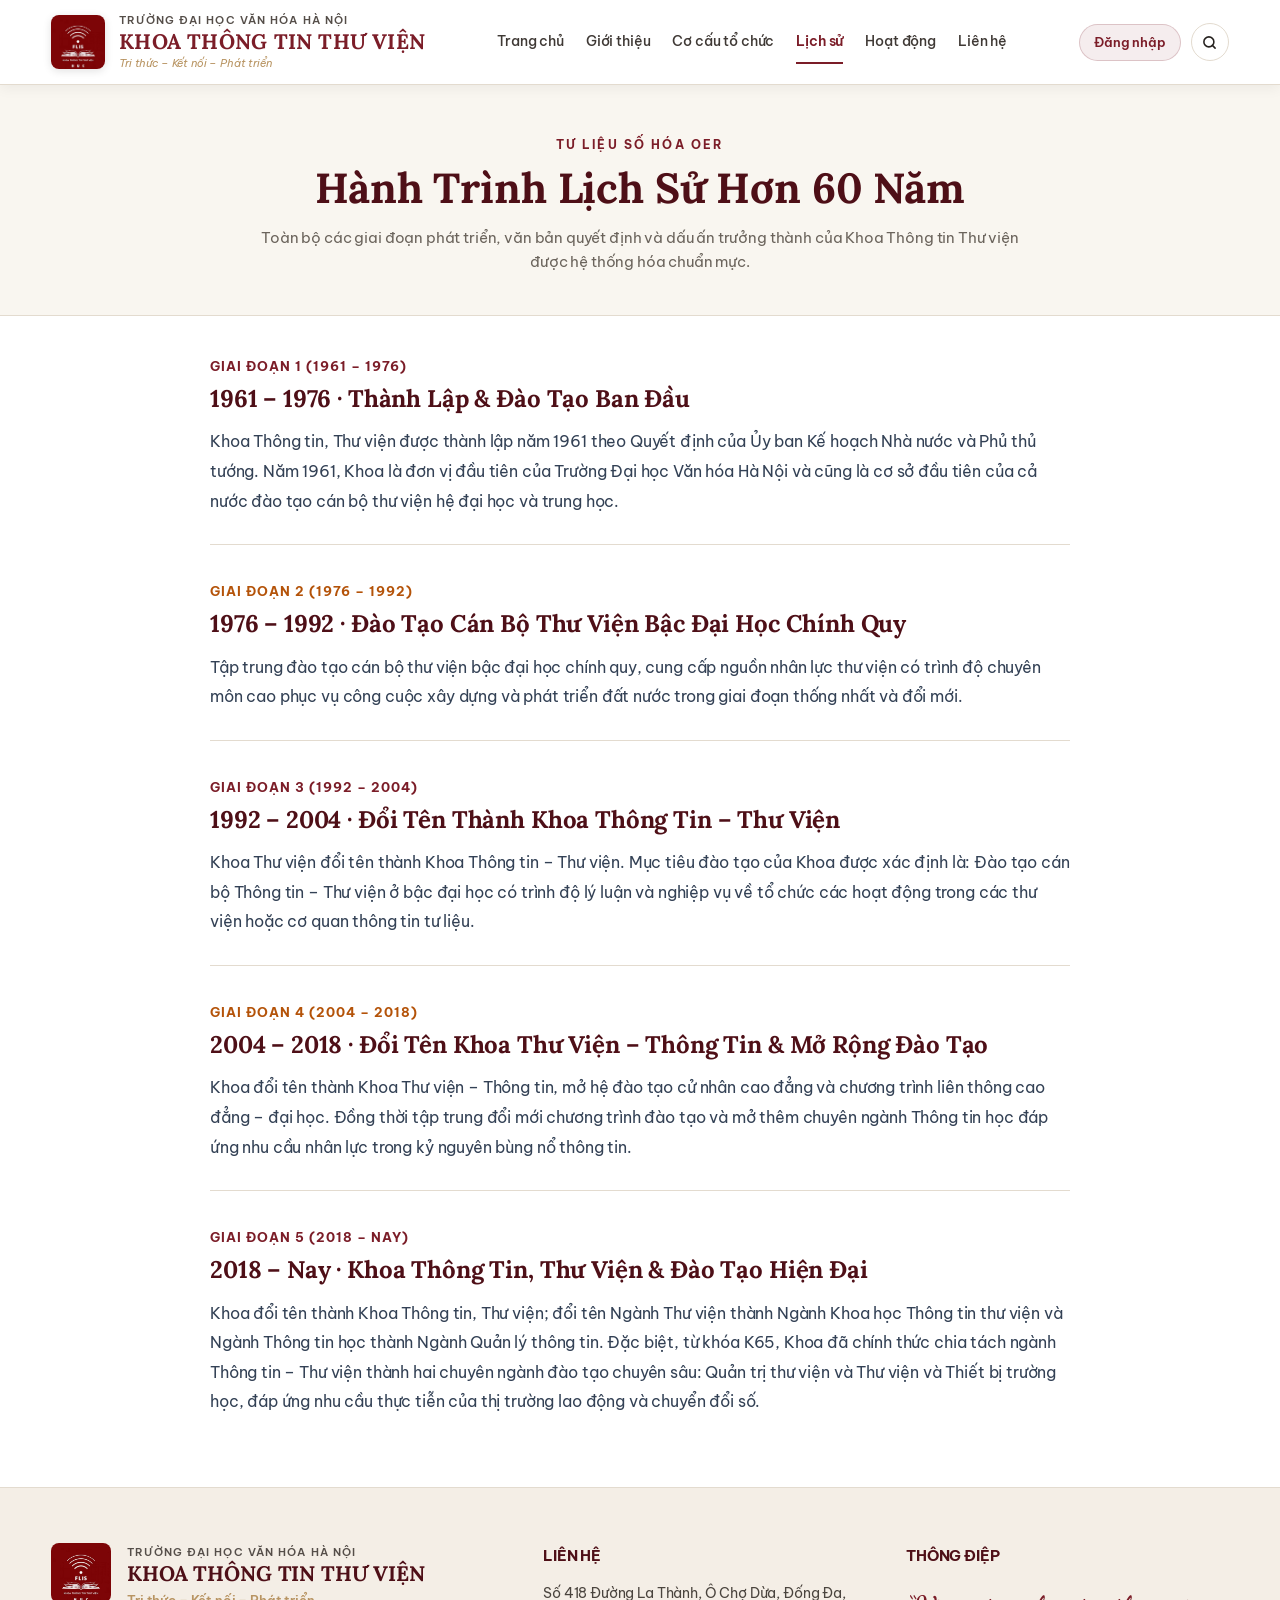
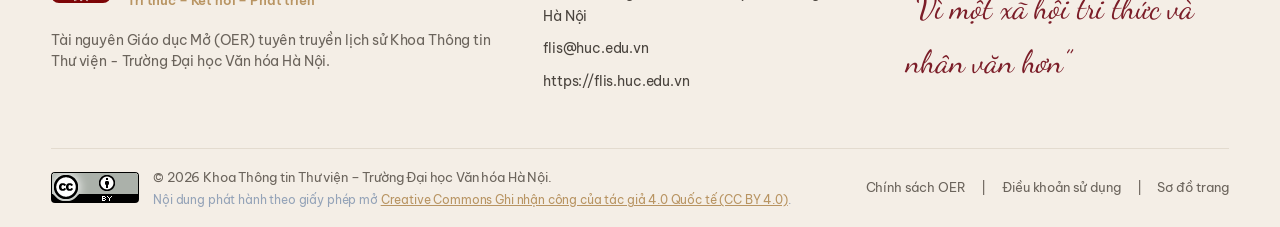
<file: history.html>
<!doctype html>
<html lang="vi">
<head>
  <meta charset="utf-8">
  <meta name="viewport" content="width=device-width, initial-scale=1.0">
  <title>Lịch Sử Hình Thành & Phát Triển | Khoa Thông tin Thư viện</title>
  <meta name="description" content="Tư liệu lịch sử hơn 60 năm xây dựng và phát triển Khoa Thông tin Thư viện - Trường Đại học Văn hóa Hà Nội.">
  <link rel="stylesheet" href="assets/css/style.css">
</head>
<body>

  <!-- HEADER -->
  <header class="topbar">
    <div class="container nav">
      <a class="brand" href="index.html">
        <img class="dyn-logo" src="assets/images/flis-logo.jpg" alt="Logo Khoa" width="54" height="54">
        <div class="brand-text">
          <span class="brand-kicker">Trường Đại học Văn hóa Hà Nội</span>
          <span class="brand-name">KHOA THÔNG TIN THƯ VIỆN</span>
          <span class="brand-slogan dyn-slogan">Tri thức – Kết nối – Phát triển</span>
        </div>
      </a>
      <nav class="navlinks">
        <a href="index.html">Trang chủ</a>
        <a href="about.html">Giới thiệu</a>
        <a href="organization.html">Cơ cấu tổ chức</a>
        <a class="active" href="history.html">Lịch sử</a>
        <a href="activities.html">Hoạt động</a>
        <a href="#contact">Liên hệ</a>
      </nav>
      <div class="nav-actions">
        <a class="admin-nav-btn" href="admin.html" title="Đăng nhập quản trị">
          <span>Đăng nhập</span>
        </a>
        <button class="search-btn" aria-label="Tìm kiếm">
          <svg width="15" height="15" viewBox="0 0 24 24" fill="none" stroke="currentColor" stroke-width="2.5" stroke-linecap="round" stroke-linejoin="round"><circle cx="11" cy="11" r="8"></circle><line x1="21" y1="21" x2="16.65" y2="16.65"></line></svg>
        </button>
        <button class="menu-btn" aria-label="Mở menu">☰</button>
      </div>
    </div>
  </header>

  <!-- BANNER TRANG LỊCH SỬ -->
  <section class="section alt" style="padding: 50px 0 40px; border-bottom: 1px solid var(--line);">
    <div class="container">
      <div class="section-head" style="margin-bottom: 0;">
        <div class="section-label">TƯ LIỆU SỐ HÓA OER</div>
        <h1 class="section-title" style="font-size:42px;">Hành Trình Lịch Sử Hơn 60 Năm</h1>
        <p class="section-desc">Toàn bộ các giai đoạn phát triển, văn bản quyết định và dấu ấn trưởng thành của Khoa Thông tin Thư viện được hệ thống hóa chuẩn mực.</p>
      </div>
    </div>
  </section>


  <!-- NỘI DUNG LỊCH SỬ CHI TIẾT THEO CÁC GIAI ĐOẠN -->
  <section class="section" style="background:#ffffff; padding: 40px 0 60px;">
    <div class="container" style="max-width:860px; display:flex; flex-direction:column; gap:36px;">
      
      <!-- Giai đoạn 1: 1961 - 1976 -->
      <article style="padding-bottom: 28px; border-bottom: 1px solid var(--line);">
        <div style="font-size:12.5px; font-weight:700; color:var(--wine); letter-spacing:0.08em; text-transform:uppercase; margin-bottom:6px;">GIAI ĐOẠN 1 (1961 – 1976)</div>
        <h2 style="font-family:var(--serif); font-size:24px; color:var(--wine-dark); margin: 0 0 12px; line-height:1.35;">1961 – 1976 · Thành Lập & Đào Tạo Ban Đầu</h2>
        <p style="font-size:16px; line-height:1.85; color:#334155; margin:0;">
          Khoa Thông tin, Thư viện được thành lập năm 1961 theo Quyết định của Ủy ban Kế hoạch Nhà nước và Phủ thủ tướng. Năm 1961, Khoa là đơn vị đầu tiên của Trường Đại học Văn hóa Hà Nội và cũng là cơ sở đầu tiên của cả nước đào tạo cán bộ thư viện hệ đại học và trung học.
        </p>
      </article>

      <!-- Giai đoạn 2: 1976 - 1992 -->
      <article style="padding-bottom: 28px; border-bottom: 1px solid var(--line);">
        <div style="font-size:12.5px; font-weight:700; color:#b45309; letter-spacing:0.08em; text-transform:uppercase; margin-bottom:6px;">GIAI ĐOẠN 2 (1976 – 1992)</div>
        <h2 style="font-family:var(--serif); font-size:24px; color:var(--wine-dark); margin: 0 0 12px; line-height:1.35;">1976 – 1992 · Đào Tạo Cán Bộ Thư Viện Bậc Đại Học Chính Quy</h2>
        <p style="font-size:16px; line-height:1.85; color:#334155; margin:0;">
          Tập trung đào tạo cán bộ thư viện bậc đại học chính quy, cung cấp nguồn nhân lực thư viện có trình độ chuyên môn cao phục vụ công cuộc xây dựng và phát triển đất nước trong giai đoạn thống nhất và đổi mới.
        </p>
      </article>

      <!-- Giai đoạn 3: 1992 - 2004 -->
      <article style="padding-bottom: 28px; border-bottom: 1px solid var(--line);">
        <div style="font-size:12.5px; font-weight:700; color:var(--wine); letter-spacing:0.08em; text-transform:uppercase; margin-bottom:6px;">GIAI ĐOẠN 3 (1992 – 2004)</div>
        <h2 style="font-family:var(--serif); font-size:24px; color:var(--wine-dark); margin: 0 0 12px; line-height:1.35;">1992 – 2004 · Đổi Tên Thành Khoa Thông Tin – Thư Viện</h2>
        <p style="font-size:16px; line-height:1.85; color:#334155; margin:0;">
          Khoa Thư viện đổi tên thành Khoa Thông tin – Thư viện. Mục tiêu đào tạo của Khoa được xác định là: Đào tạo cán bộ Thông tin – Thư viện ở bậc đại học có trình độ lý luận và nghiệp vụ về tổ chức các hoạt động trong các thư viện hoặc cơ quan thông tin tư liệu.
        </p>
      </article>

      <!-- Giai đoạn 4: 2004 - 2018 -->
      <article style="padding-bottom: 28px; border-bottom: 1px solid var(--line);">
        <div style="font-size:12.5px; font-weight:700; color:#b45309; letter-spacing:0.08em; text-transform:uppercase; margin-bottom:6px;">GIAI ĐOẠN 4 (2004 – 2018)</div>
        <h2 style="font-family:var(--serif); font-size:24px; color:var(--wine-dark); margin: 0 0 12px; line-height:1.35;">2004 – 2018 · Đổi Tên Khoa Thư Viện – Thông Tin & Mở Rộng Đào Tạo</h2>
        <p style="font-size:16px; line-height:1.85; color:#334155; margin:0;">
          Khoa đổi tên thành Khoa Thư viện – Thông tin, mở hệ đào tạo cử nhân cao đẳng và chương trình liên thông cao đẳng – đại học. Đồng thời tập trung đổi mới chương trình đào tạo và mở thêm chuyên ngành Thông tin học đáp ứng nhu cầu nhân lực trong kỷ nguyên bùng nổ thông tin.
        </p>
      </article>

      <!-- Giai đoạn 5: 2018 đến nay -->
      <article style="padding-bottom: 10px;">
        <div style="font-size:12.5px; font-weight:700; color:var(--wine); letter-spacing:0.08em; text-transform:uppercase; margin-bottom:6px;">GIAI ĐOẠN 5 (2018 – NAY)</div>
        <h2 style="font-family:var(--serif); font-size:24px; color:var(--wine-dark); margin: 0 0 12px; line-height:1.35;">2018 – Nay · Khoa Thông Tin, Thư Viện & Đào Tạo Hiện Đại</h2>
        <p style="font-size:16px; line-height:1.85; color:#334155; margin:0;">
          Khoa đổi tên thành Khoa Thông tin, Thư viện; đổi tên Ngành Thư viện thành Ngành Khoa học Thông tin thư viện và Ngành Thông tin học thành Ngành Quản lý thông tin. Đặc biệt, từ khóa K65, Khoa đã chính thức chia tách ngành Thông tin – Thư viện thành hai chuyên ngành đào tạo chuyên sâu: Quản trị thư viện và Thư viện và Thiết bị trường học, đáp ứng nhu cầu thực tiễn của thị trường lao động và chuyển đổi số.
        </p>
      </article>

    </div>
  </section>

  <!-- MODAL TRA CỨU -->
  <div class="search-panel">
    <div class="search-box">
      <button class="close-search" aria-label="Đóng">×</button>
      <div class="section-label" style="color:var(--wine); margin-bottom:8px;">Tra cứu OER</div>
      <h2 style="font-family:var(--serif); font-size:30px; margin-bottom:16px; color:var(--wine-dark);">Tìm kiếm trong Kho Tài Nguyên</h2>
      <input id="siteSearch" type="text" placeholder="Nhập từ khóa...">
      <div class="search-results" id="searchResults"></div>
    </div>
  </div>

  <!-- FOOTER -->
  <footer id="contact">
    <div class="container footer-grid">
      <div>
        <a href="index.html" class="footer-brand" style="text-decoration:none; color:inherit;" title="Trang chủ Khoa Thông tin Thư viện">
          <img class="dyn-logo" src="assets/images/flis-logo.jpg" alt="Logo Khoa" width="60" height="60" style="border-radius:8px;">
          <div>
            <div class="brand-kicker">Trường Đại học Văn hóa Hà Nội</div>
            <div class="footer-title">KHOA THÔNG TIN THƯ VIỆN</div>
            <small style="color:var(--gold); font-weight:600;">Tri thức – Kết nối – Phát triển</small>
          </div>
        </a>
        <p style="color:var(--muted); font-size:13.5px; line-height:1.6; max-width:440px;">
          Tài nguyên Giáo dục Mở (OER) tuyên truyền lịch sử Khoa Thông tin Thư viện - Trường Đại học Văn hóa Hà Nội.
        </p>
      </div>
      <div>
        <div style="font-weight:700; color:var(--wine-dark); margin-bottom:14px; text-transform:uppercase;">Liên hệ</div>
        <div class="footer-contact-item dyn-address">Số 418 Đường La Thành, Đống Đa, Hà Nội</div>
        <div class="footer-contact-item dyn-email">flis@huc.edu.vn</div>
        <div class="footer-contact-item dyn-website">https://flis.huc.edu.vn</div>
      </div>
      <div>
        <div style="font-weight:700; color:var(--wine-dark); margin-bottom:14px; text-transform:uppercase;">Thông điệp</div>
        <div class="footer-slogan dyn-footer-slogan">“Vì một xã hội tri thức và nhân văn hơn”</div>
      </div>
    </div>
        <div class="container footer-bottom">
      <div style="display:flex; align-items:center; gap:14px; flex-wrap:wrap;">
        <a class="oer-license-badge" href="https://creativecommons.org/licenses/by/4.0/deed.vi" target="_blank" rel="noopener license" title="Giấy phép Creative Commons Ghi nhận công của tác giả 4.0 Quốc tế">
          <img src="assets/images/cc-by-88x31.png" alt="Creative Commons Attribution 4.0 International (CC BY 4.0)" width="88" height="31">
        </a>
        <div>
          <div>© 2026 Khoa Thông tin Thư viện – Trường Đại học Văn hóa Hà Nội.</div>
          <div style="font-size:11.5px; color:#94a3b8; margin-top:2px;">
            Nội dung phát hành theo giấy phép mở <a href="https://creativecommons.org/licenses/by/4.0/deed.vi" target="_blank" rel="noopener license" style="color:var(--gold); text-decoration:underline;">Creative Commons Ghi nhận công của tác giả 4.0 Quốc tế (CC BY 4.0)</a>.
          </div>
        </div>
      </div>
      <div style="display:flex; gap:16px; flex-wrap:wrap;">
        <a href="about.html">Chính sách OER</a>
        <span>|</span>
        <a href="about.html">Điều khoản sử dụng</a>
        <span>|</span>
        <a href="about.html">Sơ đồ trang</a>
      </div>
    </div>
  </footer>

    <!-- MODAL XEM TÀI LIỆU TOÀN VĂN -->
  <div class="doc-modal" id="globalDocModal" style="display:none;">
    <div class="doc-modal-content">
      <button class="close-search close-doc-btn" style="top:18px;right:18px;width:38px;height:38px;display:flex;align-items:center;justify-content:center;font-size:24px;border:none;background:#fbf7f0;border-radius:50%;cursor:pointer;color:#7b1d28;font-weight:bold;z-index:10;" aria-label="Đóng">×</button>
      <div class="section-label modal-doc-label" style="margin-bottom:8px;font-size:12px;font-weight:700;color:#7b1d28;letter-spacing:0.08em;text-transform:uppercase;"></div>
      <h2 id="modalDocTitle" style="font-family:Georgia,serif;font-size:24px;color:#4e0f17;margin-bottom:18px;line-height:1.35;padding-right:40px;"></h2>
      <div id="modalDocBody"></div>
    </div>
  </div>

  <script src="assets/js/data-manager.js"></script>
  <script src="assets/js/main.js"></script>
  <script src="assets/js/timeline.js"></script>
</body>
</html>
</file>
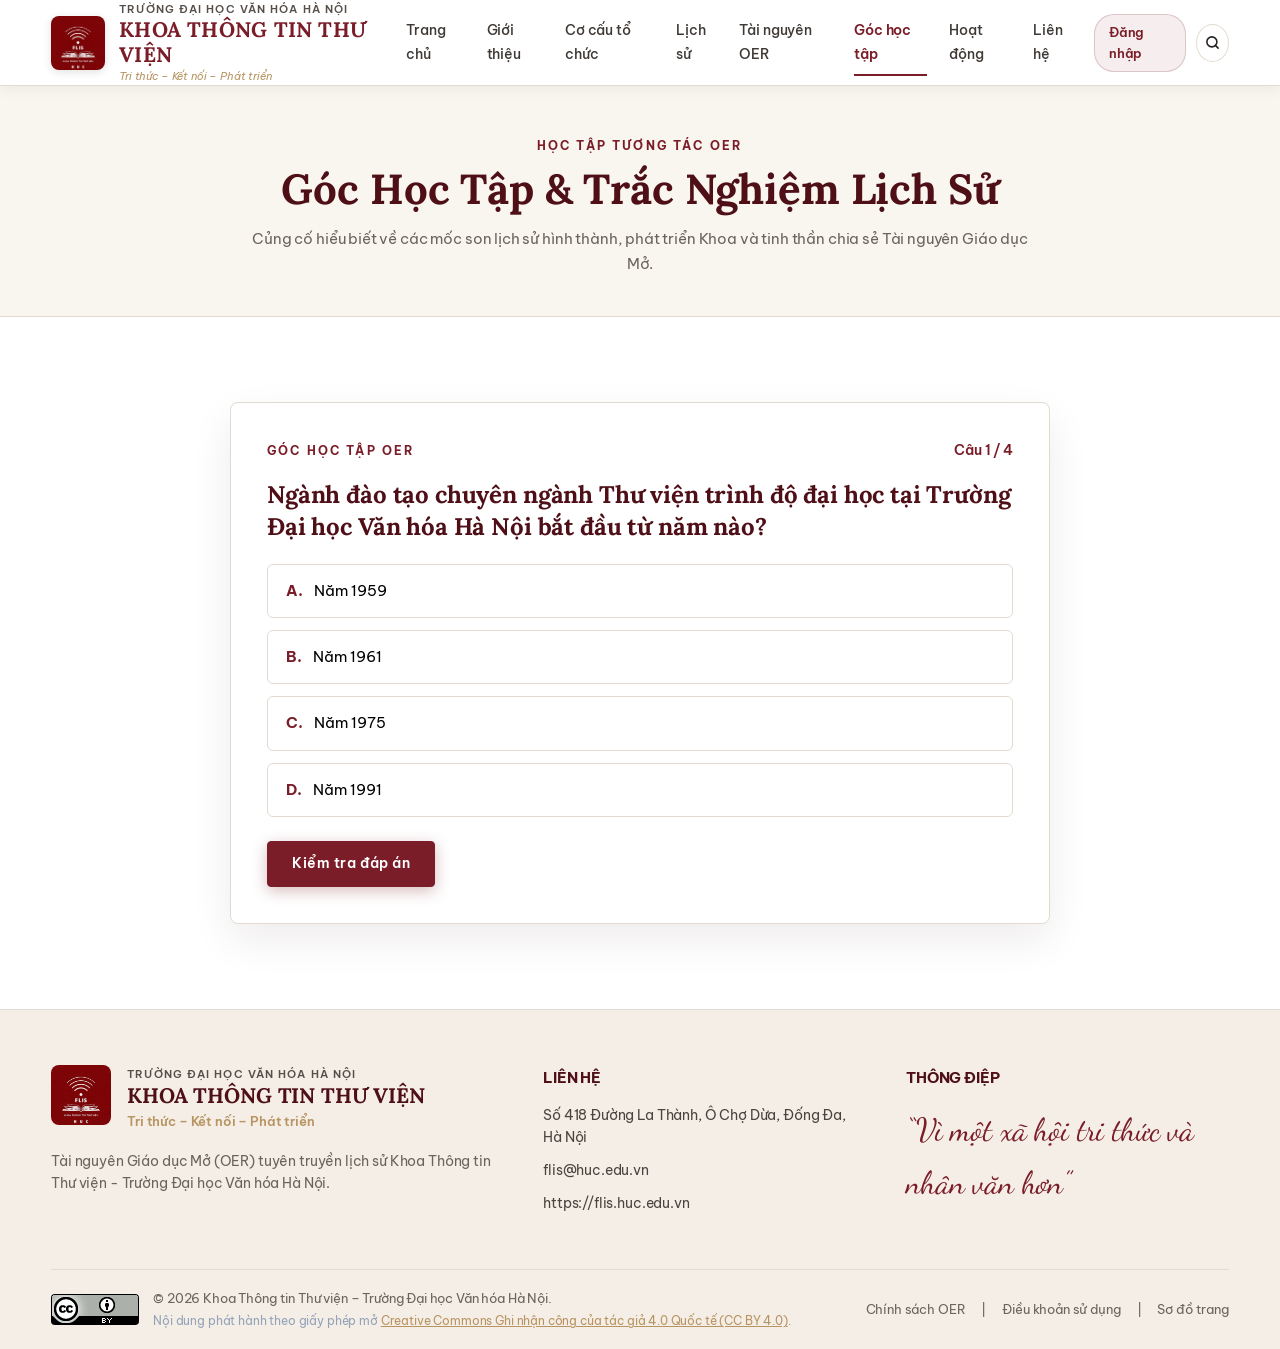
<file: learning.html>
<!doctype html>
<html lang="vi">
<head>
  <meta charset="utf-8">
  <meta name="viewport" content="width=device-width, initial-scale=1.0">
  <title>Góc Học Tập & Trắc Nghiệm Lịch Sử | Khoa Thông tin Thư viện</title>
  <meta name="description" content="Góc học tập tương tác, trắc nghiệm lịch sử hình thành và phát triển Khoa Thông tin Thư viện - OER.">
  <link rel="stylesheet" href="assets/css/style.css">
</head>
<body>

  <!-- HEADER -->
  <header class="topbar">
    <div class="container nav">
      <a class="brand" href="index.html">
        <img class="dyn-logo" src="assets/images/flis-logo.jpg" alt="Logo Khoa" width="54" height="54">
        <div class="brand-text">
          <span class="brand-kicker">Trường Đại học Văn hóa Hà Nội</span>
          <span class="brand-name">KHOA THÔNG TIN THƯ VIỆN</span>
          <span class="brand-slogan dyn-slogan">Tri thức – Kết nối – Phát triển</span>
        </div>
      </a>
      <nav class="navlinks">
        <a href="index.html">Trang chủ</a>
        <a href="about.html">Giới thiệu</a>
        <a href="organization.html">Cơ cấu tổ chức</a>
        <a href="history.html">Lịch sử</a>
        <a href="resources.html">Tài nguyên OER</a>
        <a class="active" href="learning.html">Góc học tập</a>
        <a href="activities.html">Hoạt động</a>
        <a href="#contact">Liên hệ</a>
      </nav>
      <div class="nav-actions">
        <a class="admin-nav-btn" href="admin.html" title="Đăng nhập quản trị">
          <span>Đăng nhập</span>
        </a>
        <button class="search-btn" aria-label="Tìm kiếm">
          <svg width="15" height="15" viewBox="0 0 24 24" fill="none" stroke="currentColor" stroke-width="2.5" stroke-linecap="round" stroke-linejoin="round"><circle cx="11" cy="11" r="8"></circle><line x1="21" y1="21" x2="16.65" y2="16.65"></line></svg>
        </button>
        <button class="menu-btn" aria-label="Mở menu">☰</button>
      </div>
    </div>
  </header>

  <!-- BANNER GÓC HỌC TẬP -->
  <section class="section alt" style="padding: 50px 0 40px; border-bottom: 1px solid var(--line);">
    <div class="container">
      <div class="section-head" style="margin-bottom: 0;">
        <div class="section-label">HỌC TẬP TƯƠNG TÁC OER</div>
        <h1 class="section-title" style="font-size:42px;">Góc Học Tập & Trắc Nghiệm Lịch Sử</h1>
        <p class="section-desc">Củng cố hiểu biết về các mốc son lịch sử hình thành, phát triển Khoa và tinh thần chia sẻ Tài nguyên Giáo dục Mở.</p>
      </div>
    </div>
  </section>

  <!-- KHU VỰC QUIZ TRẮC NGHIỆM -->
  <section class="section">
    <div class="container">
      <div style="max-width:820px; margin:0 auto; background:#ffffff; border:1px solid var(--line); border-radius:8px; padding:36px; box-shadow:var(--shadow);">
        <div id="quizRoot"></div>
      </div>
    </div>
  </section>

  <!-- MODAL TRA CỨU -->
  <div class="search-panel">
    <div class="search-box">
      <button class="close-search" aria-label="Đóng">×</button>
      <div class="section-label" style="color:var(--wine); margin-bottom:8px;">Tra cứu OER</div>
      <h2 style="font-family:var(--serif); font-size:30px; margin-bottom:16px; color:var(--wine-dark);">Tìm kiếm trong Kho Tài Nguyên</h2>
      <input id="siteSearch" type="text" placeholder="Nhập từ khóa...">
      <div class="search-results" id="searchResults"></div>
    </div>
  </div>

  <!-- FOOTER -->
  <footer id="contact">
    <div class="container footer-grid">
      <div>
        <a href="index.html" class="footer-brand" style="text-decoration:none; color:inherit;" title="Trang chủ Khoa Thông tin Thư viện">
          <img class="dyn-logo" src="assets/images/flis-logo.jpg" alt="Logo Khoa" width="60" height="60" style="border-radius:8px;">
          <div>
            <div class="brand-kicker">Trường Đại học Văn hóa Hà Nội</div>
            <div class="footer-title">KHOA THÔNG TIN THƯ VIỆN</div>
            <small style="color:var(--gold); font-weight:600;">Tri thức – Kết nối – Phát triển</small>
          </div>
        </a>
        <p style="color:var(--muted); font-size:13.5px; line-height:1.6; max-width:440px;">
          Tài nguyên Giáo dục Mở (OER) tuyên truyền lịch sử Khoa Thông tin Thư viện - Trường Đại học Văn hóa Hà Nội.
        </p>
      </div>
      <div>
        <div style="font-weight:700; color:var(--wine-dark); margin-bottom:14px; text-transform:uppercase;">Liên hệ</div>
        <div class="footer-contact-item dyn-address">Số 418 Đường La Thành, Đống Đa, Hà Nội</div>
        <div class="footer-contact-item dyn-email">flis@huc.edu.vn</div>
        <div class="footer-contact-item dyn-website">https://flis.huc.edu.vn</div>
      </div>
      <div>
        <div style="font-weight:700; color:var(--wine-dark); margin-bottom:14px; text-transform:uppercase;">Thông điệp</div>
        <div class="footer-slogan dyn-footer-slogan">“Vì một xã hội tri thức và nhân văn hơn”</div>
      </div>
    </div>
        <div class="container footer-bottom">
      <div style="display:flex; align-items:center; gap:14px; flex-wrap:wrap;">
        <a class="oer-license-badge" href="https://creativecommons.org/licenses/by/4.0/deed.vi" target="_blank" rel="noopener license" title="Giấy phép Creative Commons Ghi nhận công của tác giả 4.0 Quốc tế">
          <img src="assets/images/cc-by-88x31.png" alt="Creative Commons Attribution 4.0 International (CC BY 4.0)" width="88" height="31">
        </a>
        <div>
          <div>© 2026 Khoa Thông tin Thư viện – Trường Đại học Văn hóa Hà Nội.</div>
          <div style="font-size:11.5px; color:#94a3b8; margin-top:2px;">
            Nội dung phát hành theo giấy phép mở <a href="https://creativecommons.org/licenses/by/4.0/deed.vi" target="_blank" rel="noopener license" style="color:var(--gold); text-decoration:underline;">Creative Commons Ghi nhận công của tác giả 4.0 Quốc tế (CC BY 4.0)</a>.
          </div>
        </div>
      </div>
      <div style="display:flex; gap:16px; flex-wrap:wrap;">
        <a href="about.html">Chính sách OER</a>
        <span>|</span>
        <a href="about.html">Điều khoản sử dụng</a>
        <span>|</span>
        <a href="about.html">Sơ đồ trang</a>
      </div>
    </div>
  </footer>

  <script src="assets/js/data-manager.js"></script>
  <script src="assets/js/main.js"></script>
  <script src="assets/js/quiz.js"></script>
</body>
</html>
</file>
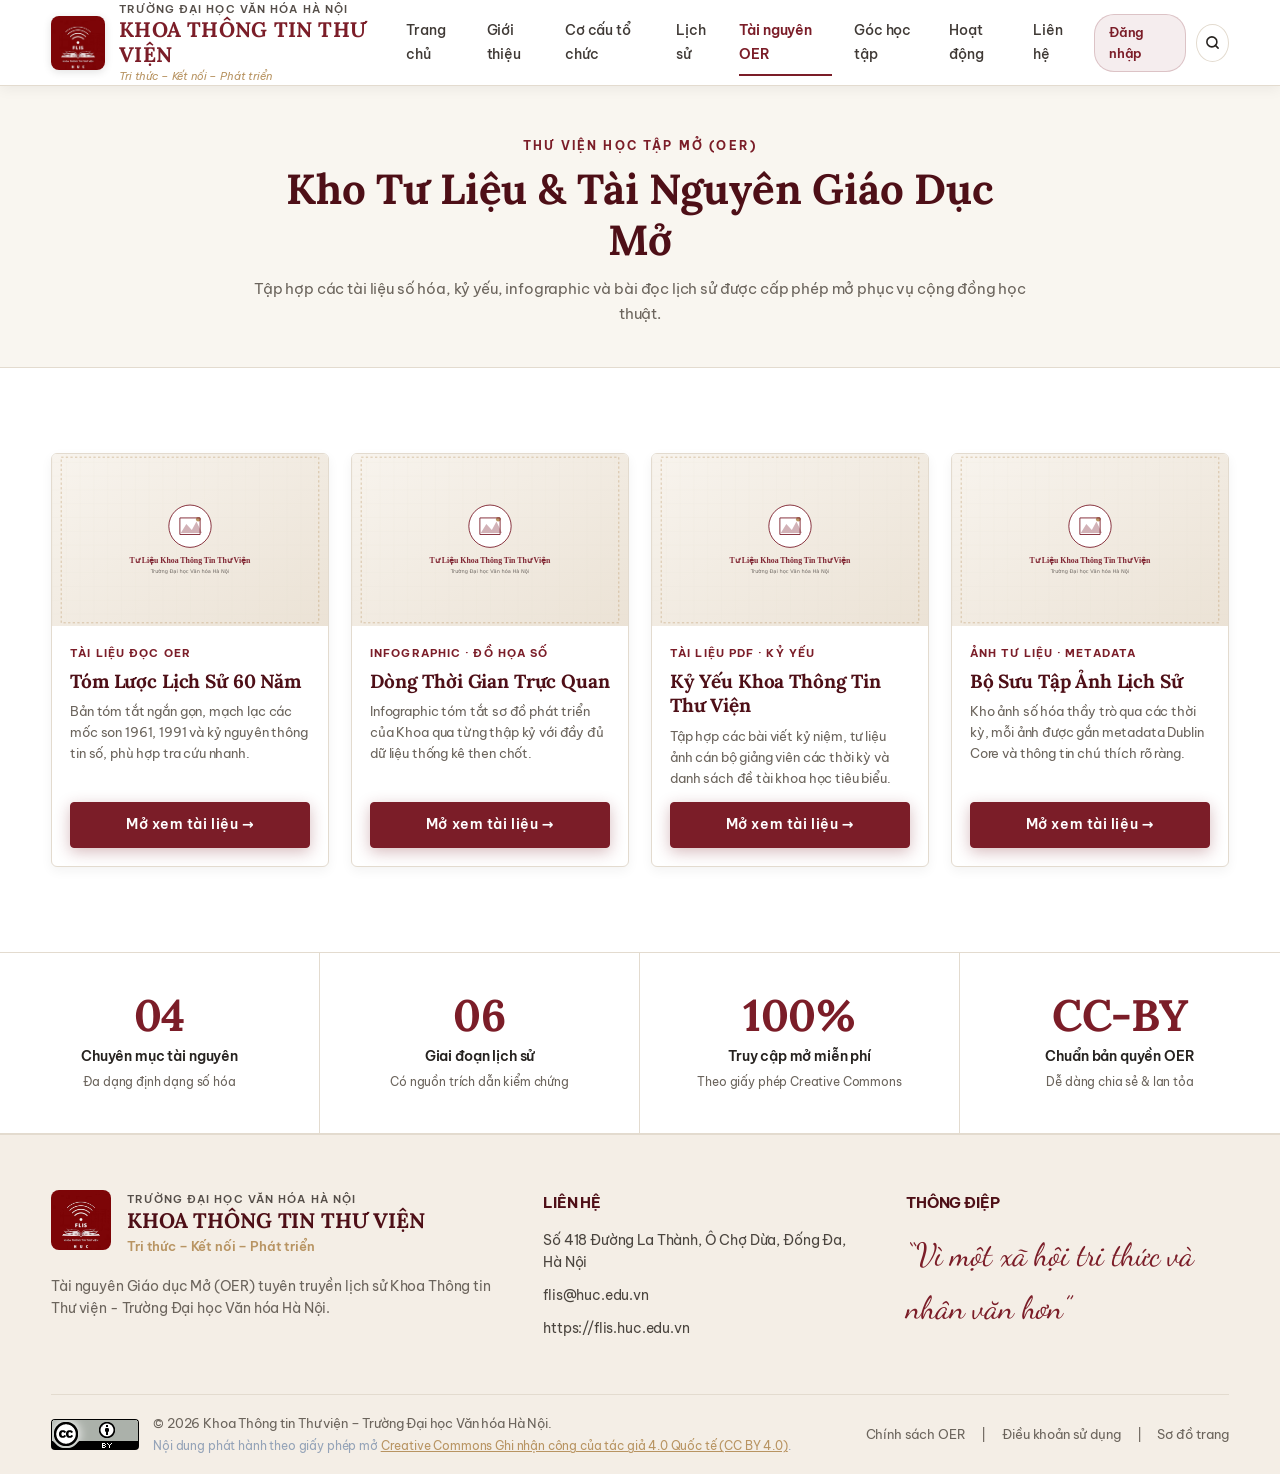
<file: resources.html>
<!doctype html>
<html lang="vi">
<head>
  <meta charset="utf-8">
  <meta name="viewport" content="width=device-width, initial-scale=1.0">
  <title>Kho Tài Nguyên Giáo Dục Mở (OER) | Khoa Thông tin Thư viện</title>
  <meta name="description" content="Thư viện tài nguyên giáo dục mở, tư liệu số hóa, kỷ yếu truyền thống và bài đọc lịch sử Khoa Thông tin Thư viện.">
  <link rel="stylesheet" href="assets/css/style.css">
</head>
<body>

  <!-- HEADER -->
  <header class="topbar">
    <div class="container nav">
      <a class="brand" href="index.html">
        <img class="dyn-logo" src="assets/images/flis-logo.jpg" alt="Logo Khoa" width="54" height="54">
        <div class="brand-text">
          <span class="brand-kicker">Trường Đại học Văn hóa Hà Nội</span>
          <span class="brand-name">KHOA THÔNG TIN THƯ VIỆN</span>
          <span class="brand-slogan dyn-slogan">Tri thức – Kết nối – Phát triển</span>
        </div>
      </a>
      <nav class="navlinks">
        <a href="index.html">Trang chủ</a>
        <a href="about.html">Giới thiệu</a>
        <a href="organization.html">Cơ cấu tổ chức</a>
        <a href="history.html">Lịch sử</a>
        <a class="active" href="resources.html">Tài nguyên OER</a>
        <a href="learning.html">Góc học tập</a>
        <a href="activities.html">Hoạt động</a>
        <a href="#contact">Liên hệ</a>
      </nav>
      <div class="nav-actions">
        <a class="admin-nav-btn" href="admin.html" title="Đăng nhập quản trị">
          <span>Đăng nhập</span>
        </a>
        <button class="search-btn" aria-label="Tìm kiếm">
          <svg width="15" height="15" viewBox="0 0 24 24" fill="none" stroke="currentColor" stroke-width="2.5" stroke-linecap="round" stroke-linejoin="round"><circle cx="11" cy="11" r="8"></circle><line x1="21" y1="21" x2="16.65" y2="16.65"></line></svg>
        </button>
        <button class="menu-btn" aria-label="Mở menu">☰</button>
      </div>
    </div>
  </header>

  <!-- BANNER TÀI NGUYÊN -->
  <section class="section alt" style="padding: 50px 0 40px; border-bottom: 1px solid var(--line);">
    <div class="container">
      <div class="section-head" style="margin-bottom: 0;">
        <div class="section-label">THƯ VIỆN HỌC TẬP MỞ (OER)</div>
        <h1 class="section-title" style="font-size:42px;">Kho Tư Liệu & Tài Nguyên Giáo Dục Mở</h1>
        <p class="section-desc">Tập hợp các tài liệu số hóa, kỷ yếu, infographic và bài đọc lịch sử được cấp phép mở phục vụ cộng đồng học thuật.</p>
      </div>
    </div>
  </section>

  <!-- GRID TÀI NGUYÊN OER -->
  <section class="section">
    <div class="container">
      <div class="card-grid" id="oerResourceGrid"></div>
    </div>
  </section>

  <!-- THỐNG KÊ TÀI NGUYÊN -->
  <section class="stats-row">
    <div class="stat-item">
      <div class="stat-num">04</div>
      <div class="stat-label">Chuyên mục tài nguyên</div>
      <div class="stat-sub">Đa dạng định dạng số hóa</div>
    </div>
    <div class="stat-item">
      <div class="stat-num">06</div>
      <div class="stat-label">Giai đoạn lịch sử</div>
      <div class="stat-sub">Có nguồn trích dẫn kiểm chứng</div>
    </div>
    <div class="stat-item">
      <div class="stat-num">100%</div>
      <div class="stat-label">Truy cập mở miễn phí</div>
      <div class="stat-sub">Theo giấy phép Creative Commons</div>
    </div>
    <div class="stat-item">
      <div class="stat-num">CC-BY</div>
      <div class="stat-label">Chuẩn bản quyền OER</div>
      <div class="stat-sub">Dễ dàng chia sẻ & lan tỏa</div>
    </div>
  </section>

  <!-- MODAL TRA CỨU -->
  <div class="search-panel">
    <div class="search-box">
      <button class="close-search" aria-label="Đóng">×</button>
      <div class="section-label" style="color:var(--wine); margin-bottom:8px;">Tra cứu OER</div>
      <h2 style="font-family:var(--serif); font-size:30px; margin-bottom:16px; color:var(--wine-dark);">Tìm kiếm trong Kho Tài Nguyên</h2>
      <input id="siteSearch" type="text" placeholder="Nhập từ khóa...">
      <div class="search-results" id="searchResults"></div>
    </div>
  </div>

  <!-- FOOTER -->
  <footer id="contact">
    <div class="container footer-grid">
      <div>
        <a href="index.html" class="footer-brand" style="text-decoration:none; color:inherit;" title="Trang chủ Khoa Thông tin Thư viện">
          <img class="dyn-logo" src="assets/images/flis-logo.jpg" alt="Logo Khoa" width="60" height="60" style="border-radius:8px;">
          <div>
            <div class="brand-kicker">Trường Đại học Văn hóa Hà Nội</div>
            <div class="footer-title">KHOA THÔNG TIN THƯ VIỆN</div>
            <small style="color:var(--gold); font-weight:600;">Tri thức – Kết nối – Phát triển</small>
          </div>
        </a>
        <p style="color:var(--muted); font-size:13.5px; line-height:1.6; max-width:440px;">
          Tài nguyên Giáo dục Mở (OER) tuyên truyền lịch sử Khoa Thông tin Thư viện - Trường Đại học Văn hóa Hà Nội.
        </p>
      </div>
      <div>
        <div style="font-weight:700; color:var(--wine-dark); margin-bottom:14px; text-transform:uppercase;">Liên hệ</div>
        <div class="footer-contact-item dyn-address">Số 418 Đường La Thành, Đống Đa, Hà Nội</div>
        <div class="footer-contact-item dyn-email">flis@huc.edu.vn</div>
        <div class="footer-contact-item dyn-website">https://flis.huc.edu.vn</div>
      </div>
      <div>
        <div style="font-weight:700; color:var(--wine-dark); margin-bottom:14px; text-transform:uppercase;">Thông điệp</div>
        <div class="footer-slogan dyn-footer-slogan">“Vì một xã hội tri thức và nhân văn hơn”</div>
      </div>
    </div>
        <div class="container footer-bottom">
      <div style="display:flex; align-items:center; gap:14px; flex-wrap:wrap;">
        <a class="oer-license-badge" href="https://creativecommons.org/licenses/by/4.0/deed.vi" target="_blank" rel="noopener license" title="Giấy phép Creative Commons Ghi nhận công của tác giả 4.0 Quốc tế">
          <img src="assets/images/cc-by-88x31.png" alt="Creative Commons Attribution 4.0 International (CC BY 4.0)" width="88" height="31">
        </a>
        <div>
          <div>© 2026 Khoa Thông tin Thư viện – Trường Đại học Văn hóa Hà Nội.</div>
          <div style="font-size:11.5px; color:#94a3b8; margin-top:2px;">
            Nội dung phát hành theo giấy phép mở <a href="https://creativecommons.org/licenses/by/4.0/deed.vi" target="_blank" rel="noopener license" style="color:var(--gold); text-decoration:underline;">Creative Commons Ghi nhận công của tác giả 4.0 Quốc tế (CC BY 4.0)</a>.
          </div>
        </div>
      </div>
      <div style="display:flex; gap:16px; flex-wrap:wrap;">
        <a href="about.html">Chính sách OER</a>
        <span>|</span>
        <a href="about.html">Điều khoản sử dụng</a>
        <span>|</span>
        <a href="about.html">Sơ đồ trang</a>
      </div>
    </div>
  </footer>

  <script src="assets/js/data-manager.js"></script>
  <script src="assets/js/main.js"></script>
  <script>
    document.addEventListener("DOMContentLoaded", () => {
      const grid = document.getElementById("oerResourceGrid");
      if (!grid) return;

      function renderResources() {
        const list = window.DataManager ? window.DataManager.getResources() : [];
        if (!list.length) {
          grid.innerHTML = `<p style="grid-column:1/-1;text-align:center;padding:30px;color:var(--muted);">Chưa có tài nguyên OER nào.</p>`;
          return;
        }

        grid.innerHTML = list.map((res, idx) => `
          <article class="activity-card">
            <div class="activity-card-img">
              <img src="assets/images/placeholder.svg" alt="${res.title}" loading="lazy">
            </div>
            <div class="activity-card-body">
              <div class="activity-card-tag">${(res.tag || 'Tài nguyên OER').replace(/·?\s*5[–\-]10\s*phút/gi, '').trim()}</div>
              <h3 class="activity-card-title">${res.title}</h3>
              <p class="activity-card-desc">${res.description}</p>
              <div style="margin-top:auto; padding-top:14px;">
                <button class="btn read-res-btn" style="width:100%; padding:10px;" data-idx="${idx}">Mở xem tài liệu →</button>
              </div>
            </div>
          </article>
        `).join("");

        grid.querySelectorAll(".read-res-btn").forEach(btn => {
          btn.addEventListener("click", () => {
            const idx = btn.dataset.idx;
            const item = list[idx];
            if (item && window.openDocumentModal) {
              const cleanTag = (item.tag || 'Tài liệu OER').replace(/·?\s*5[–\-]10\s*phút/gi, '').trim();
              window.openDocumentModal(
                item.title,
                `
                  <div style="margin-bottom:14px;">
                    <span class="oer-badge">${cleanTag}</span>
                  </div>
                  <div style="font-size:15px;line-height:1.75;color:#334155;">
                    ${item.content || '<p>' + item.description + '</p>'}
                  </div>
                `
              );
            }
          });
        });
      }

      renderResources();
      window.addEventListener("storage", renderResources);
    });
  </script>
</body>
</html>
</file>
<file: assets/css/style.css>
@import url('https://fonts.googleapis.com/css2?family=Be+Vietnam+Pro:ital,wght@0,300;0,400;0,500;0,600;0,700;1,400&family=Dancing+Script:wght@600;700&family=Lora:ital,wght@0,500;0,600;0,700;1,400;1,600&display=swap');

:root {
  --wine: #7b1d28;
  --wine-dark: #4e0f17;
  --wine-light: #942b37;
  --gold: #b89462;
  --gold-light: #d4b886;
  --cream: #f9f6f0;
  --paper: #ffffff;
  --ink: #26221f;
  --muted: #6b645c;
  --line: #e3dbcf;
  --shadow-sm: 0 4px 12px rgba(0, 0, 0, 0.05);
  --shadow: 0 16px 40px rgba(50, 15, 20, 0.08);
  --shadow-lg: 0 24px 60px rgba(50, 15, 20, 0.14);
  --serif: "Lora", Georgia, serif;
  --sans: "Be Vietnam Pro", system-ui, -apple-system, sans-serif;
  --script: "Dancing Script", cursive, serif;
}

* {
  box-sizing: border-box;
  margin: 0;
  padding: 0;
}

html {
  scroll-behavior: smooth;
}

body {
  color: var(--ink);
  background: var(--paper);
  font-family: var(--sans);
  font-size: 15px;
  line-height: 1.68;
  letter-spacing: -0.01em;
  -webkit-font-smoothing: antialiased;
}

a {
  text-decoration: none;
  color: inherit;
  transition: all 0.25s ease;
}

img {
  max-width: 100%;
  display: block;
}

button, input, select, textarea {
  font: inherit;
}

.container {
  width: min(1200px, 92%);
  margin: 0 auto;
}

/* TOPBAR / HEADER */
.topbar {
  background: #ffffff;
  border-bottom: 1px solid var(--line);
  position: sticky;
  top: 0;
  z-index: 100;
  box-shadow: var(--shadow-sm);
}

.nav {
  min-height: 84px;
  display: flex;
  align-items: center;
  justify-content: space-between;
  gap: 18px;
}

.brand {
  display: flex;
  align-items: center;
  gap: 14px;
}

.brand img {
  width: 54px;
  height: 54px;
  object-fit: cover;
  border-radius: 8px;
  box-shadow: 0 2px 8px rgba(0, 0, 0, 0.12);
}

.brand-text {
  display: flex;
  flex-direction: column;
}

.brand-kicker {
  font-size: 11px;
  font-weight: 600;
  letter-spacing: 0.1em;
  color: #554e49;
  text-transform: uppercase;
}

.brand-name {
  font-family: var(--serif);
  font-size: 21px;
  font-weight: 700;
  line-height: 1.15;
  color: var(--wine);
  letter-spacing: 0.01em;
}

.brand-slogan {
  font-size: 11px;
  font-style: italic;
  color: var(--gold);
}

.navlinks {
  display: flex;
  gap: 22px;
  align-items: center;
  font-size: 14px;
  font-weight: 500;
}

.navlinks a {
  padding: 10px 0;
  position: relative;
  color: #3f3935;
}

.navlinks a:hover,
.navlinks a.active {
  color: var(--wine);
  font-weight: 600;
}

.navlinks a.active::after,
.navlinks a:hover::after {
  content: "";
  position: absolute;
  left: 0;
  right: 0;
  bottom: 0;
  height: 2px;
  background: var(--wine);
}

.nav-actions {
  display: flex;
  align-items: center;
  gap: 10px;
}

.admin-nav-btn {
  display: inline-flex;
  align-items: center;
  gap: 6px;
  background: rgba(123, 29, 40, 0.08);
  color: var(--wine);
  border: 1px solid rgba(123, 29, 40, 0.2);
  padding: 7px 14px;
  border-radius: 20px;
  font-size: 12.5px;
  font-weight: 600;
  transition: all 0.25s ease;
}

.admin-nav-btn:hover {
  background: var(--wine);
  color: #ffffff;
  border-color: var(--wine);
}

.search-btn, .menu-btn {
  border: 1px solid var(--line);
  background: #ffffff;
  width: 38px;
  height: 38px;
  border-radius: 50%;
  display: grid;
  place-items: center;
  cursor: pointer;
  color: var(--ink);
  transition: all 0.2s ease;
}

.search-btn:hover, .menu-btn:hover {
  background: var(--wine);
  color: #ffffff;
  border-color: var(--wine);
}

.menu-btn {
  display: none;
}

/* HERO BANNER */
.hero {
  min-height: 620px;
  position: relative;
  display: flex;
  align-items: center;
  overflow: hidden;
  background: linear-gradient(135deg, rgba(40, 12, 16, 0.94) 0%, rgba(60, 15, 22, 0.82) 50%, rgba(30, 8, 12, 0.9) 100%),
              url("../images/hero-bg.svg") center/cover no-repeat;
  color: #ffffff;
}

.hero-inner {
  display: grid;
  grid-template-columns: 1.25fr 0.75fr;
  align-items: center;
  gap: 40px;
  padding: 80px 0;
  position: relative;
  z-index: 2;
}

.hero-sub {
  font-size: 13px;
  letter-spacing: 0.2em;
  text-transform: uppercase;
  color: var(--gold-light);
  margin-bottom: 12px;
  font-weight: 600;
}

.hero-title {
  font-family: var(--serif);
  font-size: clamp(36px, 5vw, 62px);
  line-height: 1.1;
  font-weight: 700;
  margin-bottom: 16px;
  letter-spacing: 0.01em;
  text-shadow: 0 4px 20px rgba(0, 0, 0, 0.4);
}

.hero-title span {
  display: block;
  font-size: 0.52em;
  font-weight: 500;
  color: #f1e6d9;
  letter-spacing: 0.05em;
  margin-top: 6px;
}

.hero-motto {
  font-family: var(--serif);
  font-style: italic;
  font-size: 22px;
  color: var(--gold-light);
  margin-bottom: 24px;
  border-left: 3px solid var(--gold);
  padding-left: 14px;
}

.hero-desc {
  max-width: 580px;
  font-size: 15.5px;
  color: #f3e9e2;
  margin-bottom: 32px;
  line-height: 1.7;
}

.hero-badge-box {
  background: rgba(255, 255, 255, 0.06);
  backdrop-filter: blur(8px);
  border: 1px solid rgba(255, 255, 255, 0.15);
  border-radius: 8px;
  padding: 32px;
  text-align: center;
  position: relative;
}

.hero-badge-box::before {
  content: "";
  position: absolute;
  inset: 6px;
  border: 1px dashed rgba(212, 184, 134, 0.4);
  border-radius: 4px;
  pointer-events: none;
}

.hero-badge-box h3 {
  font-family: var(--serif);
  font-size: 24px;
  color: var(--gold-light);
  margin-bottom: 12px;
  letter-spacing: 0.03em;
  line-height: 1.35;
}

.hero-badge-box p {
  font-size: 13.5px;
  color: #e6dacd;
  line-height: 1.6;
}

.btn {
  display: inline-flex;
  align-items: center;
  justify-content: center;
  gap: 10px;
  background: var(--wine);
  color: #ffffff;
  padding: 13px 26px;
  border-radius: 4px;
  font-weight: 600;
  font-size: 14px;
  letter-spacing: 0.04em;
  border: 1px solid var(--wine);
  cursor: pointer;
  box-shadow: 0 4px 15px rgba(123, 29, 40, 0.3);
  transition: all 0.25s ease;
}

.btn:hover {
  background: var(--wine-dark);
  border-color: var(--wine-dark);
  transform: translateY(-2px);
  box-shadow: 0 8px 25px rgba(123, 29, 40, 0.45);
}

.btn.btn-gold {
  background: var(--gold);
  border-color: var(--gold);
  color: #1f1810;
}

.btn.btn-gold:hover {
  background: #9f7d4e;
  border-color: #9f7d4e;
  color: #ffffff;
}

.btn.btn-outline {
  background: transparent;
  color: #ffffff;
  border-color: rgba(255, 255, 255, 0.6);
  box-shadow: none;
}

.btn.btn-outline:hover {
  background: rgba(255, 255, 255, 0.15);
  border-color: #ffffff;
}

.hero-slides-wrapper {
  width: 100%;
  position: relative;
  z-index: 2;
}

.hero-slide {
  display: none;
  opacity: 0;
  transform: translateY(8px);
  transition: opacity 0.6s cubic-bezier(0.2, 0.8, 0.2, 1), transform 0.6s cubic-bezier(0.2, 0.8, 0.2, 1);
}

.hero-slide.active {
  display: block;
  opacity: 1;
  transform: translateY(0);
  animation: heroSlideIn 0.6s cubic-bezier(0.2, 0.8, 0.2, 1) forwards;
}

@keyframes heroSlideIn {
  from {
    opacity: 0;
    transform: translateY(14px);
  }
  to {
    opacity: 1;
    transform: translateY(0);
  }
}

/* SLIDE BADGE TAGS & THEMES */
.slide-badge-tag {
  display: inline-flex;
  align-items: center;
  font-size: 11px;
  font-weight: 700;
  letter-spacing: 0.14em;
  text-transform: uppercase;
  color: var(--gold-light);
  background: rgba(230, 184, 92, 0.15);
  border: 1px solid rgba(230, 184, 92, 0.35);
  padding: 4px 12px;
  border-radius: 20px;
  margin-bottom: 12px;
}

.slide-badge-tag.tag-digital {
  color: #7dd3fc;
  background: rgba(56, 189, 248, 0.15);
  border-color: rgba(56, 189, 248, 0.35);
}

.slide-badge-tag.tag-heritage {
  color: #fef08a;
  background: rgba(254, 240, 138, 0.15);
  border-color: rgba(254, 240, 138, 0.35);
}

/* SLIDE MOTTO ACCENTS */
.motto-digital {
  color: #bae6fd;
  border-left-color: #38bdf8;
}

.motto-heritage {
  color: #fde047;
  border-left-color: #eab308;
}

/* SLIDE RIGHT BADGE BOX THEMES */
.badge-box-digital {
  background: rgba(14, 30, 54, 0.45);
  border: 1px solid rgba(56, 189, 248, 0.3);
  box-shadow: 0 8px 32px rgba(10, 20, 36, 0.35);
}

.badge-box-digital::before {
  border-color: rgba(56, 189, 248, 0.35);
}

.badge-box-digital h3 {
  color: #7dd3fc;
}

.badge-box-heritage {
  background: rgba(50, 18, 12, 0.45);
  border: 1px solid rgba(234, 179, 8, 0.35);
  box-shadow: 0 8px 32px rgba(32, 10, 8, 0.35);
}

.badge-box-heritage::before {
  border-color: rgba(234, 179, 8, 0.4);
}

.badge-box-heritage h3 {
  color: #fef08a;
}

/* SLIDE 4: THEME RESEARCH & GLOBAL */
.slide-badge-tag.tag-research {
  color: #c4b5fd;
  background: rgba(167, 139, 250, 0.15);
  border-color: rgba(167, 139, 250, 0.35);
}

.motto-research {
  color: #ddd6fe;
  border-left-color: #a78bfa;
}

.badge-box-research {
  background: rgba(30, 14, 45, 0.45);
  border: 1px solid rgba(167, 139, 250, 0.35);
  box-shadow: 0 8px 32px rgba(24, 10, 36, 0.35);
}

.badge-box-research::before {
  border-color: rgba(167, 139, 250, 0.4);
}

.badge-box-research h3 {
  color: #ddd6fe;
}

/* HERO NAVIGATION BUTTONS */
.hero-nav-btn {
  position: absolute;
  top: 50%;
  transform: translateY(-50%);
  width: 48px;
  height: 48px;
  border-radius: 50%;
  background: rgba(30, 8, 12, 0.45);
  backdrop-filter: blur(8px);
  border: 1px solid rgba(230, 184, 92, 0.35);
  color: var(--gold-light);
  display: flex;
  align-items: center;
  justify-content: center;
  cursor: pointer;
  z-index: 10;
  transition: all 0.25s cubic-bezier(0.2, 0.8, 0.2, 1);
  box-shadow: 0 4px 15px rgba(0, 0, 0, 0.25);
  padding: 0;
}

.hero-prev-btn {
  left: 28px;
}

.hero-next-btn {
  right: 28px;
}

.hero-nav-btn:hover {
  background: var(--wine);
  border-color: var(--gold);
  color: #ffffff;
  transform: translateY(-50%) scale(1.08);
  box-shadow: 0 6px 20px rgba(123, 29, 40, 0.5), 0 0 12px rgba(212, 184, 134, 0.4);
}

.hero-nav-btn:active {
  transform: translateY(-50%) scale(0.95);
}

.hero-nav-btn svg {
  display: block;
  transition: transform 0.2s ease;
}

.hero-prev-btn:hover svg {
  transform: translateX(-2px);
}

.hero-next-btn:hover svg {
  transform: translateX(2px);
}

.hero-controls {
  position: absolute;
  left: 0;
  right: 0;
  bottom: 24px;
  display: flex;
  align-items: center;
  justify-content: space-between;
  z-index: 3;
}

.dots {
  display: flex;
  gap: 8px;
  margin: 0 auto;
}

.dot-indicator {
  width: 8px;
  height: 8px;
  border-radius: 50%;
  background: rgba(255, 255, 255, 0.4);
  cursor: pointer;
  transition: all 0.2s ease;
}

.dot-indicator.active {
  width: 24px;
  border-radius: 12px;
  background: var(--gold-light);
}

/* 4 PILLARS ROW */
.pill-row {
  background: #ffffff;
  display: grid;
  grid-template-columns: repeat(4, 1fr);
  border-bottom: 1px solid var(--line);
  box-shadow: var(--shadow-sm);
}

.pill {
  padding: 26px 24px;
  display: flex;
  gap: 16px;
  align-items: center;
  border-right: 1px solid var(--line);
  transition: background 0.25s ease;
}

.pill:last-child {
  border-right: none;
}

.pill:hover {
  background: var(--cream);
}

.pill-icon {
  width: 46px;
  height: 46px;
  border-radius: 50%;
  background: rgba(123, 29, 40, 0.08);
  color: var(--wine);
  display: grid;
  place-items: center;
  font-size: 20px;
  flex-shrink: 0;
}

.pill-text strong {
  display: block;
  font-family: var(--serif);
  font-size: 17px;
  font-weight: 700;
  color: var(--wine-dark);
  line-height: 1.25;
}

.pill-text span {
  display: block;
  font-size: 12.5px;
  color: var(--muted);
  margin-top: 2px;
}

/* SECTIONS COMMON */
.section {
  padding: 85px 0;
  position: relative;
}

.section.alt {
  background: var(--cream);
}

.section-head {
  text-align: center;
  max-width: 780px;
  margin: 0 auto 48px;
}

.section-label {
  font-size: 12px;
  font-weight: 700;
  letter-spacing: 0.18em;
  text-transform: uppercase;
  color: var(--wine);
  margin-bottom: 8px;
}

.section-title {
  font-family: var(--serif);
  font-size: clamp(30px, 3.8vw, 44px);
  line-height: 1.2;
  color: var(--wine-dark);
  margin-bottom: 12px;
}

.section-desc {
  color: var(--muted);
  font-size: 15px;
  line-height: 1.65;
}

/* ABOUT SECTION */
.about-grid {
  display: grid;
  grid-template-columns: 1fr 1.15fr;
  gap: 55px;
  align-items: center;
}

.about-copy .sub-title {
  font-family: var(--serif);
  font-size: 36px;
  font-weight: 700;
  color: var(--wine-dark);
  line-height: 1.25;
  margin: 8px 0 18px;
}

.about-copy p {
  color: #4a443e;
  font-size: 15.5px;
  margin-bottom: 20px;
  line-height: 1.75;
}

.about-quote {
  font-family: var(--serif);
  font-style: italic;
  font-size: 23px;
  color: var(--wine);
  margin: 32px 0;
  padding-left: 20px;
  border-left: 3px solid var(--gold);
}

.about-media-collage {
  display: grid;
  grid-template-columns: 1.4fr 1fr;
  gap: 14px;
}

.collage-box {
  background: var(--cream);
  border: 1px solid var(--line);
  border-radius: 4px;
  overflow: hidden;
  position: relative;
  box-shadow: var(--shadow-sm);
}

.collage-box.large {
  min-height: 380px;
}

.collage-stack {
  display: grid;
  grid-template-rows: 1fr 1fr;
  gap: 14px;
}

.collage-caption {
  position: absolute;
  bottom: 0;
  left: 0;
  right: 0;
  padding: 12px 16px;
  background: linear-gradient(0deg, rgba(20, 5, 8, 0.85) 0%, rgba(20, 5, 8, 0) 100%);
  color: #ffffff;
  font-family: var(--serif);
  font-size: 14.5px;
}

/* TIMELINE SECTION */
.timeline-wrap {
  position: relative;
  overflow-x: auto;
  padding: 30px 10px 40px;
  scrollbar-width: thin;
  -webkit-overflow-scrolling: touch;
}

.timeline-wrap::-webkit-scrollbar {
  height: 7px;
}

.timeline-wrap::-webkit-scrollbar-track {
  background: #f1f5f9;
  border-radius: 4px;
}

.timeline-wrap::-webkit-scrollbar-thumb {
  background: linear-gradient(90deg, var(--wine), var(--gold));
  border-radius: 4px;
}

.timeline {
  display: grid;
  grid-template-columns: repeat(5, minmax(240px, 1fr));
  gap: 22px;
  position: relative;
  min-width: 1180px;
  padding-top: 10px;
}

.timeline::before {
  content: "";
  position: absolute;
  left: 45px;
  right: 45px;
  top: 76px;
  height: 3px;
  background: linear-gradient(90deg, #d4af37 0%, #7b1d28 50%, #d4af37 100%);
  z-index: 1;
  border-radius: 2px;
  opacity: 0.85;
}

.milestone {
  position: relative;
  z-index: 2;
  background: #ffffff;
  border: 1px solid rgba(226, 232, 240, 0.95);
  border-radius: 12px;
  padding: 22px 18px;
  box-shadow: 0 4px 20px -2px rgba(0, 0, 0, 0.05);
  transition: all 0.35s cubic-bezier(0.4, 0, 0.2, 1);
  display: flex;
  flex-direction: column;
}

.milestone::after {
  content: "";
  position: absolute;
  top: 0;
  left: 0;
  right: 0;
  height: 3.5px;
  background: linear-gradient(90deg, var(--gold), var(--wine));
  border-top-left-radius: 12px;
  border-top-right-radius: 12px;
  opacity: 0.7;
  transition: opacity 0.3s ease;
}

.milestone:hover {
  transform: translateY(-8px);
  box-shadow: 0 20px 30px -8px rgba(123, 29, 40, 0.16);
  border-color: rgba(123, 29, 40, 0.3);
}

.milestone:hover::after {
  opacity: 1;
}

.milestone-badge-top {
  display: inline-block;
  font-size: 11px;
  font-weight: 700;
  text-transform: uppercase;
  letter-spacing: 0.08em;
  color: var(--wine);
  background: rgba(123, 29, 40, 0.07);
  padding: 3px 9px;
  border-radius: 20px;
  margin-bottom: 12px;
  align-self: flex-start;
  border: 1px solid rgba(123, 29, 40, 0.12);
}

.milestone-node {
  display: flex;
  flex-direction: column;
  align-items: center;
  margin-bottom: 12px;
}

.milestone-year {
  font-family: var(--serif);
  font-size: 20px;
  font-weight: 800;
  color: var(--wine-dark);
  line-height: 1;
  margin-bottom: 10px;
  letter-spacing: -0.01em;
}

.milestone-dot {
  width: 22px;
  height: 22px;
  border-radius: 50%;
  background: #ffffff;
  border: 3.5px solid var(--wine);
  box-shadow: 0 0 0 4px rgba(212, 175, 55, 0.25);
  display: flex;
  align-items: center;
  justify-content: center;
  margin-bottom: 14px;
  transition: all 0.3s ease;
}

.dot-inner {
  width: 6px;
  height: 6px;
  border-radius: 50%;
  background: var(--gold);
  transition: all 0.3s ease;
}

.milestone:hover .milestone-dot {
  border-color: var(--gold);
  box-shadow: 0 0 0 6px rgba(123, 29, 40, 0.2);
  transform: scale(1.12);
}

.milestone:hover .dot-inner {
  background: var(--wine);
}

.milestone-content {
  flex-grow: 1;
  display: flex;
  flex-direction: column;
}

.milestone-title {
  font-family: var(--serif);
  font-size: 16.5px;
  font-weight: 700;
  color: #1e293b;
  margin-bottom: 10px;
  line-height: 1.35;
}

.milestone-desc {
  font-size: 13.5px;
  color: #475569;
  line-height: 1.65;
  margin-bottom: 14px;
  flex-grow: 1;
}

.milestone-meta {
  border-top: 1px dashed rgba(226, 232, 240, 0.95);
  padding-top: 10px;
  display: flex;
  justify-content: flex-end;
  align-items: center;
  font-size: 11px;
}

.oer-badge {
  display: inline-block;
  background: linear-gradient(135deg, rgba(184, 148, 98, 0.12), rgba(123, 29, 40, 0.06));
  color: var(--wine);
  padding: 3px 9px;
  border-radius: 6px;
  font-weight: 600;
  border: 1px solid rgba(184, 148, 98, 0.25);
}

/* ACTIVITIES SECTION (TABS FILTER) */
.filters {
  display: flex;
  justify-content: center;
  gap: 10px;
  flex-wrap: wrap;
  margin-bottom: 38px;
}

.filter-btn {
  background: #ffffff;
  border: 1px solid var(--line);
  color: #554e49;
  padding: 8px 22px;
  border-radius: 30px;
  font-size: 13.5px;
  font-weight: 600;
  cursor: pointer;
  transition: all 0.25s ease;
}

.filter-btn:hover,
.filter-btn.active {
  background: var(--wine);
  color: #ffffff;
  border-color: var(--wine);
}

.card-grid {
  display: grid;
  grid-template-columns: repeat(4, 1fr);
  gap: 22px;
}

.activity-card {
  background: #ffffff;
  border: 1px solid var(--line);
  border-radius: 6px;
  overflow: hidden;
  box-shadow: var(--shadow-sm);
  transition: all 0.3s ease;
  display: flex;
  flex-direction: column;
}

.activity-card:hover {
  transform: translateY(-5px);
  box-shadow: var(--shadow);
  border-color: var(--wine);
}

.activity-card-img {
  aspect-ratio: 16/10;
  background: var(--cream);
  overflow: hidden;
}

.activity-card-img img {
  width: 100%;
  height: 100%;
  object-fit: cover;
}

.activity-card-body {
  padding: 18px;
  display: flex;
  flex-direction: column;
  flex-grow: 1;
}

.activity-card-tag {
  font-size: 11px;
  text-transform: uppercase;
  letter-spacing: 0.1em;
  color: var(--wine);
  font-weight: 700;
  margin-bottom: 6px;
}

.activity-card-title {
  font-family: var(--serif);
  font-size: 19px;
  font-weight: 700;
  color: var(--wine-dark);
  line-height: 1.3;
  margin-bottom: 8px;
  transition: color 0.2s ease;
}

.activity-card:hover .activity-card-title {
  color: var(--wine);
}

.activity-card-desc {
  font-size: 13px;
  color: var(--muted);
  line-height: 1.6;
}

/* STATS SECTION */
.stats-row {
  display: grid;
  grid-template-columns: repeat(4, 1fr);
  background: #ffffff;
  border-top: 1px solid var(--line);
  border-bottom: 1px solid var(--line);
}

.stat-item {
  padding: 40px 24px;
  text-align: center;
  border-right: 1px solid var(--line);
  position: relative;
}

.stat-item:last-child {
  border-right: none;
}

.stat-num {
  font-family: var(--serif);
  font-size: 44px;
  font-weight: 700;
  color: var(--wine);
  line-height: 1;
  margin-bottom: 8px;
}

.stat-label {
  font-size: 14px;
  font-weight: 600;
  color: var(--ink);
  margin-bottom: 4px;
}

.stat-sub {
  font-size: 12px;
  color: var(--muted);
}

/* QUOTE BANNER */
.quote-band {
  background: linear-gradient(135deg, rgba(35, 10, 15, 0.92), rgba(55, 14, 20, 0.95)),
              url("../images/hero-bg.svg") center/cover no-repeat;
  color: #ffffff;
  padding: 75px 0;
  text-align: center;
}

.quote-band blockquote {
  font-family: var(--serif);
  font-style: italic;
  font-size: clamp(23px, 3.2vw, 34px);
  max-width: 850px;
  margin: 0 auto 16px;
  line-height: 1.4;
  color: #ffffff;
}

.quote-band cite {
  font-family: var(--sans);
  font-size: 13.5px;
  letter-spacing: 0.1em;
  text-transform: uppercase;
  color: var(--gold-light);
  font-style: normal;
  display: block;
}

/* OER HUB / TÀI NGUYÊN GIÁO DỤC MỞ */
.oer-grid {
  display: grid;
  grid-template-columns: repeat(3, 1fr);
  gap: 26px;
}

.oer-card {
  background: #ffffff;
  border: 1px solid var(--line);
  border-radius: 6px;
  padding: 30px 24px;
  box-shadow: var(--shadow-sm);
  display: flex;
  flex-direction: column;
  transition: all 0.3s ease;
}

.oer-card:hover {
  border-color: var(--wine);
  transform: translateY(-4px);
  box-shadow: var(--shadow);
}

.oer-card-num {
  font-family: var(--serif);
  font-size: 30px;
  font-weight: 700;
  color: var(--gold);
  line-height: 1;
  margin-bottom: 12px;
}

.oer-card-title {
  font-family: var(--serif);
  font-size: 22px;
  font-weight: 700;
  color: var(--wine-dark);
  margin-bottom: 10px;
}

.oer-card-desc {
  font-size: 14px;
  color: var(--muted);
  line-height: 1.65;
  margin-bottom: 22px;
  flex-grow: 1;
}

.oer-meta {
  font-size: 12px;
  color: var(--gold);
  margin-bottom: 14px;
  font-weight: 600;
}

/* SEARCH MODAL */
.search-panel {
  display: none;
  position: fixed;
  inset: 0;
  background: rgba(25, 8, 12, 0.85);
  backdrop-filter: blur(6px);
  z-index: 1000;
  padding: 10vh 4vw;
  align-items: flex-start;
  justify-content: center;
}

.search-panel.open {
  display: flex;
}

.search-box {
  background: #ffffff;
  width: min(780px, 95%);
  border-radius: 8px;
  padding: 36px;
  box-shadow: var(--shadow-lg);
  position: relative;
}

.search-box input {
  width: 100%;
  padding: 16px 20px;
  border: 2px solid var(--line);
  border-radius: 6px;
  outline: none;
  font-size: 16px;
  transition: border-color 0.2s ease;
}

.search-box input:focus {
  border-color: var(--wine);
}

.close-search {
  position: absolute;
  top: 20px;
  right: 20px;
  border: none;
  background: none;
  font-size: 28px;
  color: var(--muted);
  cursor: pointer;
}

.search-results {
  margin-top: 20px;
  max-height: 50vh;
  overflow-y: auto;
}

.search-item {
  padding: 14px 10px;
  border-bottom: 1px solid var(--line);
}

.search-item a {
  font-family: var(--serif);
  font-size: 18px;
  font-weight: 700;
  color: var(--wine);
}

.search-item p {
  font-size: 13px;
  color: var(--muted);
  margin-top: 3px;
}

/* DOCUMENT VIEWER MODAL */
.doc-modal {
  display: none;
  position: fixed;
  inset: 0;
  background: rgba(15, 5, 8, 0.88);
  backdrop-filter: blur(8px);
  z-index: 999999;
  padding: 40px 20px;
  align-items: center;
  justify-content: center;
}

.doc-modal.open {
  display: flex !important;
}

.doc-modal-content {
  background: #ffffff;
  width: min(900px, 95%);
  max-height: 90vh;
  overflow-y: auto;
  border-radius: 8px;
  padding: 36px;
  position: relative;
  box-shadow: var(--shadow-lg);
}

/* FOOTER */
footer {
  background: #f4eee6;
  border-top: 1px solid var(--line);
  padding-top: 55px;
}

.footer-grid {
  display: grid;
  grid-template-columns: 1.4fr 1fr 1fr;
  gap: 40px;
  padding-bottom: 45px;
}

.footer-brand {
  display: flex;
  gap: 16px;
  align-items: flex-start;
  margin-bottom: 18px;
}

.footer-brand img {
  width: 60px;
  height: 60px;
}

.footer-title {
  font-family: var(--serif);
  font-size: 21px;
  font-weight: 700;
  color: var(--wine-dark);
  line-height: 1.2;
}

.footer-contact-item {
  font-size: 13.5px;
  color: #4a443e;
  margin-bottom: 10px;
  display: flex;
  align-items: center;
  gap: 10px;
}

.footer-slogan {
  font-family: var(--script);
  font-size: 32px;
  color: var(--wine);
  margin-top: 14px;
}

.social-links {
  display: flex;
  gap: 12px;
  margin-top: 14px;
}

.social-link {
  width: 36px;
  height: 36px;
  border-radius: 50%;
  background: #ffffff;
  border: 1px solid var(--line);
  display: grid;
  place-items: center;
  color: var(--wine);
  font-size: 14px;
  transition: all 0.2s ease;
}

.social-link:hover {
  background: var(--wine);
  color: #ffffff;
}

.footer-bottom {
  border-top: 1px solid var(--line);
  padding: 18px 0;
  font-size: 12.5px;
  color: var(--muted);
  display: flex;
  justify-content: space-between;
  align-items: center;
  gap: 20px;
}

.footer-bottom a {
  color: var(--muted);
  text-decoration: none;
  transition: color 0.2s;
}

.footer-bottom a:hover {
  color: var(--gold);
}

.oer-license-badge {
  display: inline-flex;
  align-items: center;
  gap: 12px;
}

.oer-license-badge img {
  border-radius: 4px;
  transition: transform 0.2s ease, opacity 0.2s ease;
}

.oer-license-badge:hover img {
  transform: translateY(-1px);
  opacity: 0.95;
}

.oer-policy-card {
  background: #ffffff;
  border: 1px solid var(--line);
  border-left: 4px solid var(--wine);
  border-radius: 8px;
  padding: 24px;
  box-shadow: var(--shadow-sm);
  display: flex;
  gap: 20px;
  align-items: flex-start;
  margin-top: 24px;
}

/* NEWS & EDITORIAL ARTICLES LAYOUT */
.news-feed-grid {
  display: flex;
  flex-direction: column;
  gap: 32px;
}

.news-article-card {
  background: #ffffff;
  border: 1px solid var(--line);
  border-radius: 8px;
  overflow: hidden;
  box-shadow: var(--shadow-sm);
  transition: transform 0.25s ease, box-shadow 0.25s ease, border-color 0.25s ease;
  display: grid;
  grid-template-columns: 360px 1fr;
}

.news-article-card:hover {
  border-color: var(--wine);
  box-shadow: var(--shadow);
  transform: translateY(-3px);
}

.news-article-media {
  background: var(--cream);
  position: relative;
  overflow: hidden;
  min-height: 260px;
}

.news-article-media img {
  width: 100%;
  height: 100%;
  object-fit: cover;
  transition: transform 0.4s ease;
}

.news-article-card:hover .news-article-media img {
  transform: scale(1.03);
}

.news-article-content {
  padding: 28px 32px;
  display: flex;
  flex-direction: column;
}

.news-header-meta {
  display: flex;
  align-items: center;
  gap: 12px;
  margin-bottom: 12px;
}

.news-badge {
  display: inline-block;
  padding: 4px 10px;
  background: rgba(123, 29, 40, 0.08);
  color: var(--wine);
  font-size: 11px;
  font-weight: 700;
  text-transform: uppercase;
  letter-spacing: 0.08em;
  border-radius: 4px;
}

.news-date {
  font-size: 12.5px;
  font-weight: 600;
  color: var(--muted);
}

.news-article-title {
  font-family: var(--serif);
  font-size: 22px;
  font-weight: 700;
  color: var(--wine-dark);
  line-height: 1.35;
  margin-bottom: 14px;
}

.news-article-body {
  font-size: 14.5px;
  line-height: 1.78;
  color: #334155;
  margin-bottom: 20px;
  flex-grow: 1;
}

.news-article-body p {
  margin-bottom: 10px;
}

.news-article-body p:last-child {
  margin-bottom: 0;
}

.news-article-body em {
  font-style: italic;
  color: var(--wine-dark);
}

.news-meta-bottom {
  margin-top: auto;
  padding: 12px 16px;
  background: var(--cream, #fdfbf7);
  border: 1px solid #e2e8f0;
  border-left: 3.5px solid var(--wine);
  border-radius: 6px;
  font-size: 13px;
  color: #475569;
  display: flex;
  flex-wrap: wrap;
  gap: 12px 20px;
}

.news-meta-bottom span {
  display: inline-flex;
  align-items: center;
  gap: 5px;
}

.news-meta-bottom strong {
  color: var(--ink);
}

/* FEATURED TOP STORY HERO IN ACTIVITIES PAGE */
.news-spotlight {
  background: #ffffff;
  border: 1px solid var(--line);
  border-radius: 10px;
  overflow: hidden;
  box-shadow: var(--shadow);
  margin-bottom: 40px;
  display: grid;
  grid-template-columns: 1.1fr 1fr;
}

.news-spotlight-media {
  background: var(--cream);
  min-height: 380px;
}

.news-spotlight-media img {
  width: 100%;
  height: 100%;
  object-fit: cover;
}

.news-spotlight-content {
  padding: 36px 40px;
  display: flex;
  flex-direction: column;
}

@media (max-width: 900px) {
  .news-article-card { grid-template-columns: 1fr; }
  .news-article-media { min-height: 220px; }
  .news-spotlight { grid-template-columns: 1fr; }
}

/* RESPONSIVE */
@media (max-width: 1024px) {
  .navlinks { display: none; }
  .menu-btn { display: grid; }
  .hero-inner { grid-template-columns: 1fr; padding: 60px 0; }
  .hero-badge-box { display: none; }
  .pill-row { grid-template-columns: repeat(2, 1fr); }
  .pill:nth-child(2) { border-right: none; }
  .pill:nth-child(1), .pill:nth-child(2) { border-bottom: 1px solid var(--line); }
  .about-grid { grid-template-columns: 1fr; }
  .card-grid { grid-template-columns: repeat(2, 1fr); }
  .stats-row { grid-template-columns: repeat(2, 1fr); }
  .stat-item:nth-child(2) { border-right: none; }
  .stat-item:nth-child(1), .stat-item:nth-child(2) { border-bottom: 1px solid var(--line); }
  .oer-grid { grid-template-columns: 1fr; }
  .footer-grid { grid-template-columns: 1fr 1fr; }
}

@media (max-width: 680px) {
  .brand-kicker { font-size: 9px; }
  .brand-name { font-size: 18px; }
  .pill-row { grid-template-columns: 1fr; }
  .pill { border-right: none; border-bottom: 1px solid var(--line); }
  .card-grid { grid-template-columns: 1fr; }
  .stats-row { grid-template-columns: 1fr; }
  .stat-item { border-right: none; border-bottom: 1px solid var(--line); }
  .footer-grid { grid-template-columns: 1fr; }
  .footer-bottom { flex-direction: column; text-align: center; }
  .hero-nav-btn { width: 38px; height: 38px; }
  .hero-prev-btn { left: 8px; }
  .hero-next-btn { right: 8px; }
  .leader-grid-top, .leader-grid-dept { grid-template-columns: 1fr; }
  .leader-card-header { height: 280px; }
  .leader-card-header img { width: 190px; height: 250px; }
}

/* ABOUT US / TEAM SECTION (NGŨ VỊ HƯƠNG) */
.team-grid {
  display: grid;
  grid-template-columns: repeat(auto-fit, minmax(220px, 1fr));
  gap: 22px;
  margin-top: 28px;
}

.team-card {
  background: #ffffff;
  border: 1px solid var(--line);
  border-radius: 12px;
  padding: 26px 20px;
  text-align: center;
  transition: transform 0.25s ease, box-shadow 0.25s ease, border-color 0.25s ease;
  box-shadow: var(--shadow-sm);
  display: flex;
  flex-direction: column;
  align-items: center;
  position: relative;
  overflow: hidden;
}

.team-card::before {
  content: "";
  position: absolute;
  top: 0;
  left: 0;
  right: 0;
  height: 4px;
  background: linear-gradient(90deg, var(--wine), var(--gold));
}

.team-card:hover {
  transform: translateY(-4px);
  box-shadow: 0 12px 28px rgba(123, 29, 40, 0.12);
  border-color: var(--wine);
}

.team-avatar {
  width: 68px;
  height: 68px;
  border-radius: 50%;
  background: linear-gradient(135deg, #7b1d28, #991b1b);
  color: #ffffff;
  font-size: 20px;
  font-weight: 700;
  display: flex;
  align-items: center;
  justify-content: center;
  margin-bottom: 14px;
  border: 3px solid #fef08a;
  box-shadow: 0 4px 12px rgba(123, 29, 40, 0.18);
  letter-spacing: 0.5px;
}

.team-member-stt {
  position: absolute;
  top: 12px;
  right: 12px;
  width: 24px;
  height: 24px;
  border-radius: 50%;
  background: #f1f5f9;
  color: #64748b;
  font-size: 11px;
  font-weight: 700;
  display: flex;
  align-items: center;
  justify-content: center;
}

.team-name {
  font-family: var(--serif);
  font-size: 17.5px;
  font-weight: 700;
  color: var(--wine-dark);
  margin-bottom: 6px;
  line-height: 1.35;
}

.team-role {
  display: inline-block;
  padding: 3px 10px;
  border-radius: 20px;
  font-size: 11px;
  font-weight: 700;
  text-transform: uppercase;
  letter-spacing: 0.04em;
  background: rgba(123, 29, 40, 0.08);
  color: var(--wine);
  margin-bottom: 12px;
}

.team-tasks {
  font-size: 13px;
  color: #475569;
  line-height: 1.55;
  text-align: left;
  background: #f8fafc;
  padding: 10px 12px;
  border-radius: 8px;
  width: 100%;
  border-left: 3px solid var(--gold);
  margin-top: auto;
}

.team-tasks-label {
  font-weight: 700;
  color: #1e293b;
  font-size: 11px;
  text-transform: uppercase;
  margin-bottom: 4px;
  display: flex;
  align-items: center;
  gap: 5px;
}

/* ==========================================================================
   ORGANIZATION STRUCTURE & LEADERSHIP (CƠ CẤU TỔ CHỨC)
   ========================================================================== */

.org-chart-card {
  background: #ffffff;
  border: 1px solid var(--line);
  border-radius: 12px;
  padding: 24px;
  box-shadow: var(--shadow-sm);
  margin-bottom: 40px;
  text-align: center;
}

.org-chart-img-wrap {
  position: relative;
  background: #ffffff;
  border-radius: 10px;
  overflow: hidden;
  border: 1px solid #e2e8f0;
  display: inline-block;
  max-width: 100%;
  padding: 16px 20px;
  box-shadow: 0 2px 10px rgba(0, 0, 0, 0.04);
}

.org-chart-img-wrap img {
  display: block;
  width: 100%;
  max-width: 860px;
  height: auto;
  margin: 0 auto;
  cursor: zoom-in;
  transition: transform 0.25s ease;
}

.org-chart-caption {
  margin-top: 14px;
  font-size: 13.5px;
  color: #64748b;
  display: flex;
  align-items: center;
  justify-content: center;
  gap: 8px;
  flex-wrap: wrap;
}

/* Leader / Personnel Cards */
.leader-grid-top {
  display: grid;
  grid-template-columns: repeat(auto-fit, minmax(320px, 460px));
  justify-content: center;
  gap: 32px;
  margin-bottom: 40px;
}

.leader-grid-dept {
  display: grid;
  grid-template-columns: repeat(auto-fit, minmax(280px, 1fr));
  gap: 28px;
  margin-bottom: 40px;
}

.leader-card {
  background: #ffffff;
  border: 1px solid var(--line);
  border-radius: 12px;
  overflow: hidden;
  box-shadow: var(--shadow-sm);
  transition: transform 0.25s ease, box-shadow 0.25s ease, border-color 0.25s ease;
  display: flex;
  flex-direction: column;
  position: relative;
}

.leader-card:hover {
  transform: translateY(-5px);
  box-shadow: 0 14px 30px rgba(123, 29, 40, 0.12);
  border-color: var(--wine);
}

.leader-card-header {
  position: relative;
  height: 310px;
  background: linear-gradient(180deg, #faf7f2 0%, #f1f5f9 100%);
  display: flex;
  align-items: flex-end;
  justify-content: center;
  overflow: hidden;
  border-bottom: 1px solid rgba(226, 232, 240, 0.9);
  padding: 20px 20px 0;
}

.leader-card-header img {
  width: 220px;
  height: 284px;
  max-width: 100%;
  object-fit: cover;
  object-position: center top;
  border-radius: 10px 10px 0 0;
  box-shadow: 0 4px 18px rgba(0, 0, 0, 0.12);
  transition: transform 0.35s ease;
  display: block;
}

.leader-card:hover .leader-card-header img {
  transform: scale(1.03);
}

.leader-badge {
  position: absolute;
  top: 12px;
  left: 12px;
  background: var(--wine);
  color: #ffffff;
  padding: 5px 14px;
  border-radius: 20px;
  font-size: 11.5px;
  font-weight: 700;
  text-transform: uppercase;
  letter-spacing: 0.05em;
  box-shadow: 0 2px 8px rgba(0, 0, 0, 0.25);
  z-index: 2;
}

.leader-badge.gold {
  background: linear-gradient(135deg, #b45309, #d97706);
}

.leader-badge.blue {
  background: linear-gradient(135deg, #1e3a8a, #2563eb);
}

.leader-badge.green {
  background: linear-gradient(135deg, #047857, #059669);
}

.leader-badge.purple {
  background: linear-gradient(135deg, #6b21a8, #7c3aed);
}

.leader-card-body {
  padding: 22px 20px;
  display: flex;
  flex-direction: column;
  flex: 1;
}

.leader-name {
  font-family: var(--serif);
  font-size: 20px;
  font-weight: 700;
  color: var(--wine-dark);
  margin-bottom: 6px;
  line-height: 1.3;
}

.leader-title {
  font-size: 12.5px;
  font-weight: 700;
  color: #b45309;
  text-transform: uppercase;
  letter-spacing: 0.04em;
  margin-bottom: 10px;
}

.leader-subrole {
  font-size: 13.5px;
  color: #475569;
  line-height: 1.55;
  margin-bottom: 16px;
}

.leader-contact-list {
  margin-top: auto;
  padding-top: 14px;
  border-top: 1px dashed #e2e8f0;
  display: flex;
  flex-direction: column;
  gap: 9px;
  font-size: 13.5px;
}

.leader-contact-item {
  display: flex;
  align-items: center;
  gap: 10px;
  color: #334155;
  text-decoration: none;
  transition: color 0.2s;
  word-break: break-all;
}

.leader-contact-item:hover {
  color: var(--wine);
  text-decoration: underline;
}

.leader-contact-icon {
  width: 26px;
  height: 26px;
  border-radius: 6px;
  background: #f1f5f9;
  color: var(--wine);
  display: flex;
  align-items: center;
  justify-content: center;
  font-size: 13px;
  flex-shrink: 0;
}

/* Department function cards */
.dept-grid {
  display: grid;
  grid-template-columns: repeat(auto-fit, minmax(280px, 1fr));
  gap: 24px;
}

.dept-card {
  background: #ffffff;
  border: 1px solid var(--line);
  border-left: 4px solid var(--wine);
  border-radius: 10px;
  padding: 24px 22px;
  box-shadow: var(--shadow-sm);
  transition: transform 0.2s ease, box-shadow 0.2s ease;
}

.dept-card:hover {
  transform: translateY(-3px);
  box-shadow: var(--shadow-md);
}

.dept-card-title {
  font-family: var(--serif);
  font-size: 18px;
  font-weight: 700;
  color: var(--wine-dark);
  margin-bottom: 10px;
  display: flex;
  align-items: center;
  gap: 8px;
}

.dept-card-desc {
  font-size: 14px;
  color: #475569;
  line-height: 1.75;
  margin: 0;
}
</file>
<file: assets/css/admin.css>
@import url('https://fonts.googleapis.com/css2?family=Be+Vietnam+Pro:ital,wght@0,300;0,400;0,500;0,600;0,700;1,400&family=Lora:ital,wght@0,600;0,700;1,400&display=swap');

:root {
  --admin-bg: #f4f6f9;
  --admin-sidebar: #1e1e2d;
  --admin-sidebar-hover: #27273a;
  --admin-sidebar-active: #7b1d28;
  --admin-card: #ffffff;
  --admin-text: #2c323f;
  --admin-muted: #6c757d;
  --admin-primary: #7b1d28;
  --admin-primary-hover: #5d131c;
  --admin-gold: #b89462;
  --admin-success: #10b981;
  --admin-warning: #f59e0b;
  --admin-danger: #ef4444;
  --admin-border: #e2e8f0;
  --admin-font: "Be Vietnam Pro", system-ui, sans-serif;
  --admin-serif: "Lora", Georgia, serif;
}

* {
  box-sizing: border-box;
  margin: 0;
  padding: 0;
}

body {
  background: var(--admin-bg);
  color: var(--admin-text);
  font-family: var(--admin-font);
  font-size: 14px;
  line-height: 1.5;
  -webkit-font-smoothing: antialiased;
}

a {
  text-decoration: none;
  color: inherit;
}

button, input, select, textarea {
  font-family: inherit;
}

/* LOGIN OVERLAY */
.login-screen {
  min-height: 100vh;
  display: flex;
  align-items: center;
  justify-content: center;
  background: linear-gradient(135deg, #2b0c10 0%, #4a131b 50%, #1e070a 100%);
  padding: 20px;
}

.login-card {
  background: #ffffff;
  width: min(440px, 100%);
  border-radius: 12px;
  padding: 40px 32px;
  box-shadow: 0 25px 60px rgba(0, 0, 0, 0.35);
  text-align: center;
}

.login-logo {
  width: 70px;
  height: 70px;
  margin: 0 auto 16px;
}

.login-title {
  font-family: var(--admin-serif);
  font-size: 24px;
  color: var(--admin-primary);
  font-weight: 700;
  margin-bottom: 6px;
}

.login-sub {
  font-size: 13px;
  color: var(--admin-muted);
  margin-bottom: 28px;
}

.form-group {
  margin-bottom: 18px;
  text-align: left;
}

.form-label {
  display: block;
  font-size: 12.5px;
  font-weight: 600;
  color: #475569;
  margin-bottom: 6px;
}

.form-control {
  width: 100%;
  padding: 11px 14px;
  border: 1px solid var(--admin-border);
  border-radius: 6px;
  font-size: 14px;
  outline: none;
  transition: all 0.2s ease;
  background: #ffffff;
}

.form-control:focus {
  border-color: var(--admin-primary);
  box-shadow: 0 0 0 3px rgba(123, 29, 40, 0.12);
}

.login-btn {
  width: 100%;
  padding: 12px;
  background: var(--admin-primary);
  color: #ffffff;
  border: none;
  border-radius: 6px;
  font-size: 14.5px;
  font-weight: 600;
  cursor: pointer;
  transition: background 0.2s ease;
  margin-top: 10px;
}

.login-btn:hover {
  background: var(--admin-primary-hover);
}

/* ADMIN LAYOUT */
.admin-layout {
  display: flex;
  min-height: 100vh;
}

/* SIDEBAR */
.admin-sidebar {
  width: 260px;
  background: var(--admin-sidebar);
  color: #a2a3b7;
  display: flex;
  flex-direction: column;
  flex-shrink: 0;
  transition: all 0.3s ease;
  z-index: 50;
}

.sidebar-header {
  padding: 24px 20px;
  display: flex;
  align-items: center;
  gap: 12px;
  border-bottom: 1px solid rgba(255, 255, 255, 0.08);
}

.sidebar-header img {
  width: 38px;
  height: 38px;
}

.sidebar-title {
  font-family: var(--admin-serif);
  font-size: 16px;
  font-weight: 700;
  color: #ffffff;
  line-height: 1.2;
}

.sidebar-sub {
  font-size: 11px;
  color: var(--admin-gold);
}

.sidebar-nav {
  padding: 20px 0;
  display: flex;
  flex-direction: column;
  gap: 4px;
  flex-grow: 1;
  overflow-y: auto;
}

.nav-item {
  display: flex;
  align-items: center;
  gap: 12px;
  padding: 12px 22px;
  color: #92929f;
  font-size: 13.5px;
  font-weight: 500;
  cursor: pointer;
  transition: all 0.2s ease;
  border-left: 3px solid transparent;
}

.nav-item:hover {
  color: #ffffff;
  background: var(--admin-sidebar-hover);
}

.nav-item.active {
  color: #ffffff;
  background: rgba(123, 29, 40, 0.25);
  border-left-color: var(--admin-gold);
  font-weight: 600;
}

.nav-icon {
  font-size: 16px;
  width: 20px;
  text-align: center;
}

.sidebar-footer {
  padding: 16px 20px;
  border-top: 1px solid rgba(255, 255, 255, 0.08);
}

/* MAIN CONTENT */
.admin-main {
  flex-grow: 1;
  display: flex;
  flex-direction: column;
  min-width: 0;
}

.admin-topbar {
  height: 68px;
  background: #ffffff;
  border-bottom: 1px solid var(--admin-border);
  padding: 0 28px;
  display: flex;
  align-items: center;
  justify-content: space-between;
  position: sticky;
  top: 0;
  z-index: 40;
}

.topbar-left {
  display: flex;
  align-items: center;
  gap: 16px;
}

.topbar-heading {
  font-size: 18px;
  font-weight: 700;
  color: var(--admin-text);
}

.topbar-right {
  display: flex;
  align-items: center;
  gap: 14px;
}

.badge-role {
  background: rgba(16, 185, 129, 0.12);
  color: var(--admin-success);
  padding: 4px 10px;
  border-radius: 20px;
  font-size: 11.5px;
  font-weight: 600;
}

.admin-body {
  padding: 28px;
  flex-grow: 1;
  overflow-y: auto;
}

/* CARDS & GRIDS */
.admin-card {
  background: var(--admin-card);
  border: 1px solid var(--admin-border);
  border-radius: 8px;
  box-shadow: 0 2px 6px rgba(0, 0, 0, 0.03);
  padding: 24px;
  margin-bottom: 24px;
}

.card-header-flex {
  display: flex;
  align-items: center;
  justify-content: space-between;
  margin-bottom: 20px;
  flex-wrap: wrap;
  gap: 12px;
}

.card-title {
  font-size: 16px;
  font-weight: 700;
  color: var(--admin-text);
}

.stats-grid {
  display: grid;
  grid-template-columns: repeat(4, 1fr);
  gap: 20px;
  margin-bottom: 24px;
}

.stat-widget {
  background: #ffffff;
  border: 1px solid var(--admin-border);
  border-radius: 8px;
  padding: 20px;
  display: flex;
  align-items: center;
  gap: 16px;
}

.stat-widget-icon {
  width: 48px;
  height: 48px;
  border-radius: 8px;
  display: grid;
  place-items: center;
  font-size: 22px;
}

.stat-widget-val {
  font-size: 24px;
  font-weight: 700;
  color: var(--admin-text);
  line-height: 1.1;
}

.stat-widget-lbl {
  font-size: 12.5px;
  color: var(--admin-muted);
}

/* BUTTONS */
.btn-sm {
  padding: 7px 14px;
  font-size: 12.5px;
}

.btn-primary {
  background: var(--admin-primary);
  color: #ffffff;
  border: 1px solid var(--admin-primary);
  padding: 8px 16px;
  border-radius: 6px;
  font-weight: 600;
  cursor: pointer;
  display: inline-flex;
  align-items: center;
  gap: 6px;
  transition: all 0.2s ease;
}

.btn-primary:hover {
  background: var(--admin-primary-hover);
}

.btn-secondary {
  background: #ffffff;
  color: #475569;
  border: 1px solid var(--admin-border);
  padding: 8px 16px;
  border-radius: 6px;
  font-weight: 600;
  cursor: pointer;
  display: inline-flex;
  align-items: center;
  gap: 6px;
  transition: all 0.2s ease;
}

.btn-secondary:hover {
  background: #f8fafc;
}

.btn-danger {
  background: var(--admin-danger);
  color: #ffffff;
  border: none;
  padding: 6px 12px;
  border-radius: 4px;
  font-weight: 600;
  cursor: pointer;
}

.btn-edit {
  background: #3b82f6;
  color: #ffffff;
  border: none;
  padding: 6px 12px;
  border-radius: 4px;
  font-weight: 600;
  cursor: pointer;
}

/* TABLES */
.table-responsive {
  overflow-x: auto;
}

.admin-table {
  width: 100%;
  border-collapse: collapse;
  text-align: left;
}

.admin-table th {
  background: #f8fafc;
  padding: 12px 16px;
  font-size: 12px;
  font-weight: 700;
  text-transform: uppercase;
  color: #64748b;
  border-bottom: 1px solid var(--admin-border);
  letter-spacing: 0.05em;
}

.admin-table td {
  padding: 14px 16px;
  border-bottom: 1px solid var(--admin-border);
  font-size: 13.5px;
  vertical-align: middle;
}

.admin-table tr:hover {
  background: #f8fafc;
}

.action-btns {
  display: flex;
  gap: 8px;
}

/* MODAL */
.admin-modal {
  display: none;
  position: fixed;
  inset: 0;
  background: rgba(15, 23, 42, 0.6);
  backdrop-filter: blur(4px);
  z-index: 1000;
  align-items: center;
  justify-content: center;
  padding: 20px;
}

.admin-modal.open {
  display: flex;
}

.admin-modal-box {
  background: #ffffff;
  width: min(680px, 100%);
  max-height: 90vh;
  overflow-y: auto;
  border-radius: 10px;
  padding: 32px;
  box-shadow: 0 20px 50px rgba(0, 0, 0, 0.2);
  position: relative;
}

.modal-header {
  display: flex;
  justify-content: space-between;
  align-items: center;
  margin-bottom: 24px;
  padding-bottom: 14px;
  border-bottom: 1px solid var(--admin-border);
}

.modal-title {
  font-size: 18px;
  font-weight: 700;
  color: var(--admin-text);
}

.close-modal-btn {
  background: none;
  border: none;
  font-size: 24px;
  color: var(--admin-muted);
  cursor: pointer;
}

/* TOAST NOTIFICATION */
.toast-msg {
  position: fixed;
  bottom: 24px;
  right: 24px;
  background: #1e293b;
  color: #ffffff;
  padding: 14px 22px;
  border-radius: 8px;
  box-shadow: 0 10px 30px rgba(0, 0, 0, 0.2);
  display: flex;
  align-items: center;
  gap: 10px;
  font-size: 13.5px;
  z-index: 2000;
  transform: translateY(100px);
  opacity: 0;
  transition: all 0.3s cubic-bezier(0.16, 1, 0.3, 1);
}

.toast-msg.show {
  transform: translateY(0);
  opacity: 1;
}

@media (max-width: 900px) {
  .admin-sidebar { width: 70px; }
  .sidebar-title, .sidebar-sub, .nav-item span { display: none; }
  .nav-item { justify-content: center; padding: 14px 0; }
  .stats-grid { grid-template-columns: repeat(2, 1fr); }
}

@media (max-width: 600px) {
  .stats-grid { grid-template-columns: 1fr; }
}
</file>
